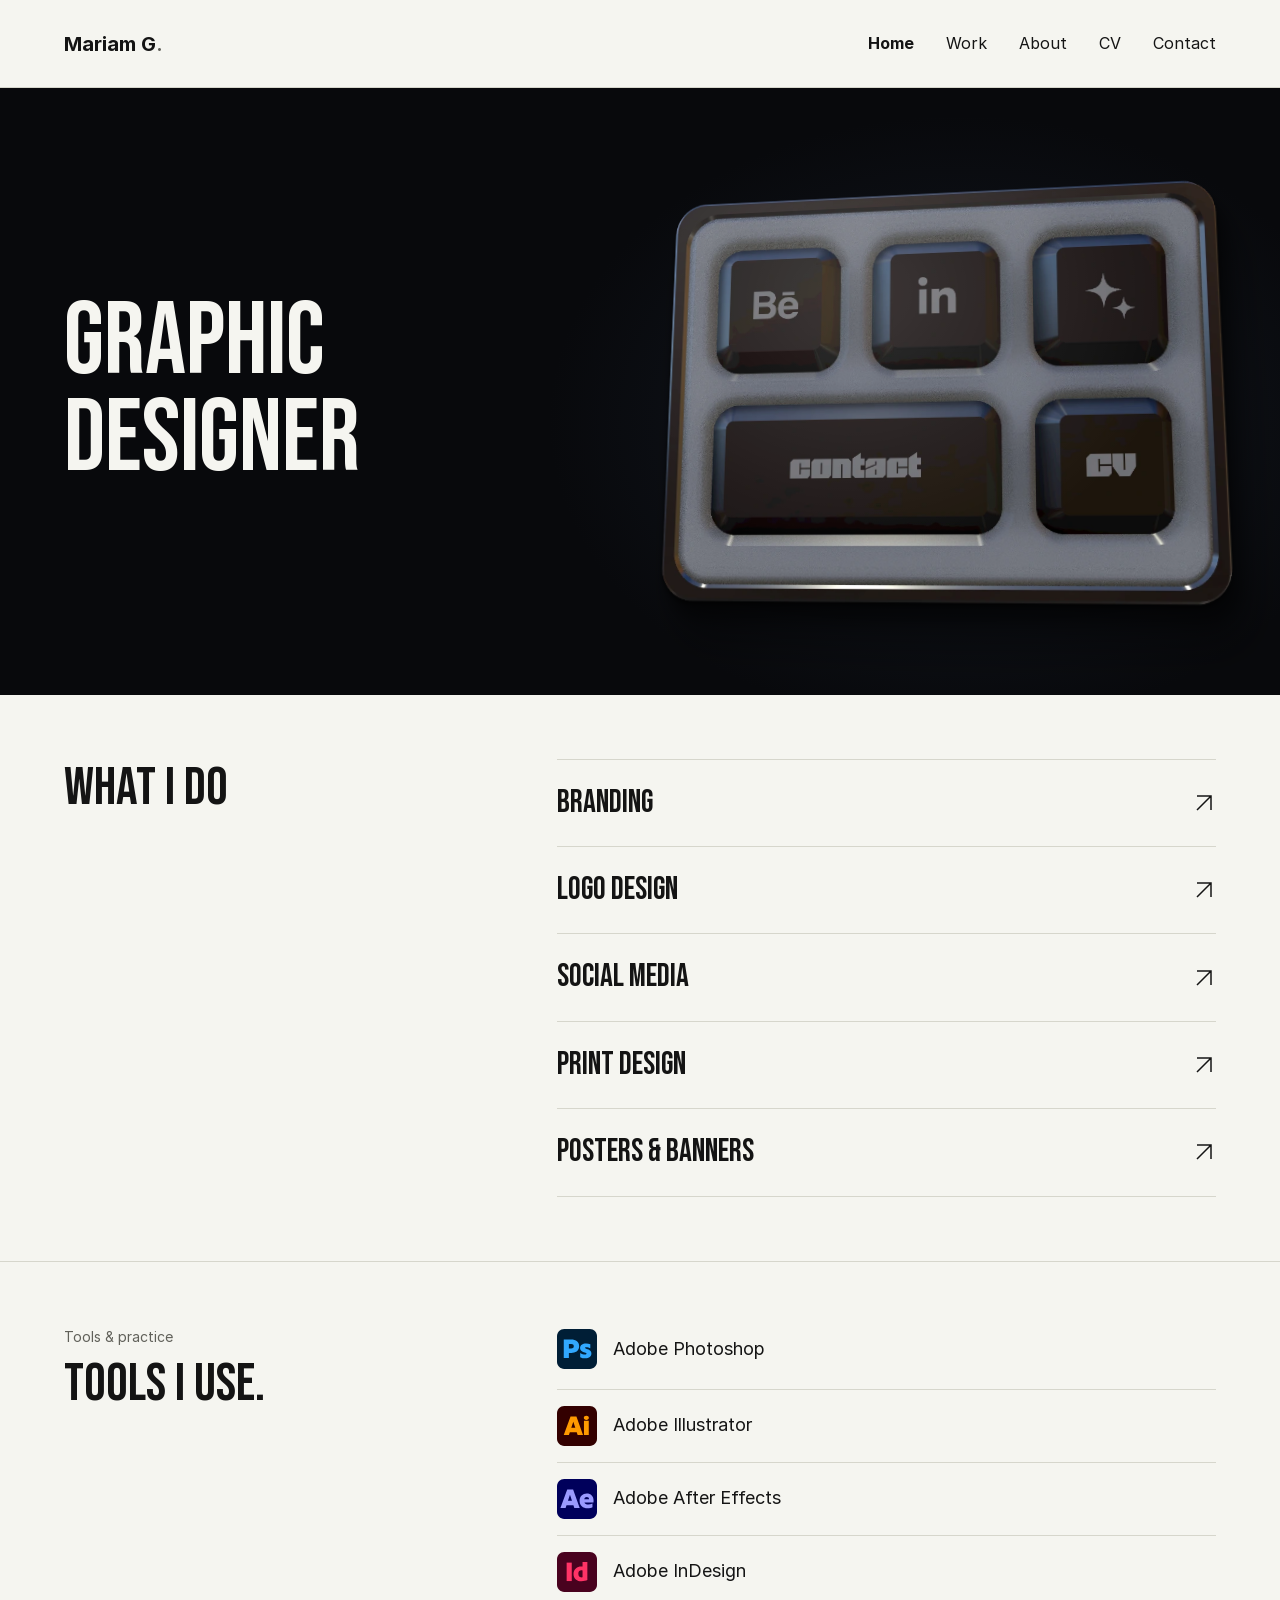
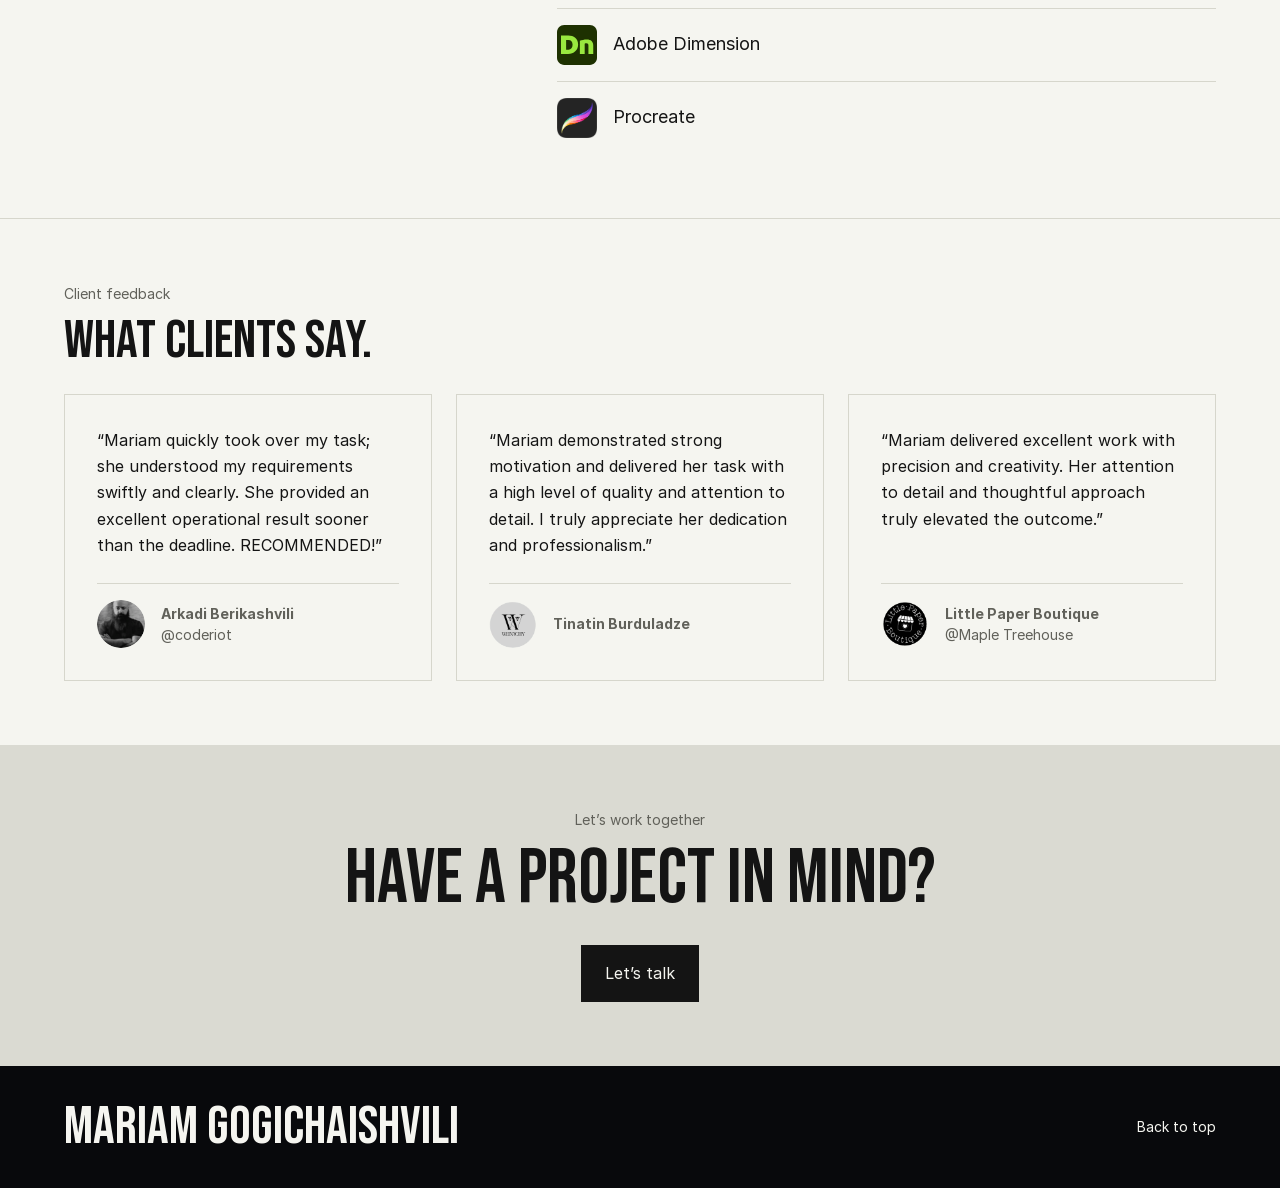
<file: docs/index.html>
<!doctype html><html lang="en"><head><meta charset="utf-8"><meta name="viewport" content="width=device-width,initial-scale=1"><meta name="color-scheme" content="light"><title>Graphic designer — Mariam Gogichaishvili</title><meta name="description" content="Mariam Gogichaishvili — graphic designer working across brand identity, print and digital design."><meta property="og:title" content="Graphic designer — Mariam Gogichaishvili"><meta property="og:description" content="Mariam Gogichaishvili — graphic designer working across brand identity, print and digital design."><meta property="og:type" content="website"><meta property="og:url" content="https://gogichaishvilimariam.github.io/M.Gogichaishvili/"><link rel="canonical" href="https://gogichaishvilimariam.github.io/M.Gogichaishvili/"><link rel="icon" href="./favicon.svg" type="image/svg+xml"><link rel="stylesheet" href="./site.css?v=16"><script src="./site.js?v=3" defer></script><link rel="stylesheet" href="./controller.css?v=5"><script src="./controller.js?v=2" defer></script></head><body id="top"><a class="skip-link" href="#main">Skip to content</a><header class="site-header"><a class="wordmark" href="./index.html" aria-label="Mariam Gogichaishvili — home">Mariam G<span aria-hidden="true">.</span></a><nav aria-label="Main navigation"><a href="./index.html" aria-current="page">Home</a><a href="./work/">Work</a><a href="./about/">About</a><a href="./cv/">CV</a><a href="./contact/">Contact</a></nav></header><main id="main"><section class="hero hero--controller section"><div class="hero-layout"><h1>Graphic <br>Designer</h1><div class="controller-stage controller-stage--hero"><nav class="controller-board" aria-label="Quick links"><img class="controller-base" src="./assets/controller.webp" width="944" height="699" alt="" loading="eager" fetchpriority="high" decoding="async"><a class="controller-key controller-key--behance" href="https://www.behance.net/gogichaishvili" aria-label="Behance" target="_blank" rel="noopener noreferrer" style="left:8.79237%;top:12.58941%;width:23.51695%;height:32.04578%;--bg-size:425.22523% 312.05357%;--bg-pos:11.49584% 18.52632%"><span class="controller-key-art" aria-hidden="true"></span><span class="controller-tooltip">Behance</span></a><a class="controller-key controller-key--linkedin" href="https://www.linkedin.com/in/gogichaishvili/" aria-label="LinkedIn" target="_blank" rel="noopener noreferrer" style="left:38.24153%;top:12.58941%;width:23.51695%;height:32.04578%;--bg-size:425.22523% 312.05357%;--bg-pos:50.00000% 18.52632%"><span class="controller-key-art" aria-hidden="true"></span><span class="controller-tooltip">LinkedIn</span></a><a class="controller-key controller-key--work" href="https://www.marketer.ge/vodka-made-in-guria/" aria-label="Read my feature in Marketer" target="_blank" rel="noopener noreferrer" style="left:67.58475%;top:12.58941%;width:23.51695%;height:32.04578%;--bg-size:425.22523% 312.05357%;--bg-pos:88.36565% 18.52632%"><span class="controller-key-art" aria-hidden="true"></span><span class="controller-tooltip">Featured in Marketer</span></a><a class="controller-key controller-key--contact" href="./contact/" aria-label="Contact" style="left:8.79237%;top:52.36052%;width:52.96610%;height:32.04578%;--bg-size:188.80000% 312.05357%;--bg-pos:18.69369% 77.05263%"><span class="controller-key-art" aria-hidden="true"></span><span class="controller-tooltip">Contact</span></a><a class="controller-key controller-key--cv" href="./assets/mariam-cv-2026.pdf?v=2" aria-label="View CV (PDF)" target="_blank" rel="noopener noreferrer" style="left:67.58475%;top:52.36052%;width:23.51695%;height:32.04578%;--bg-size:425.22523% 312.05357%;--bg-pos:88.36565% 77.05263%"><span class="controller-key-art" aria-hidden="true"></span><span class="controller-tooltip">View CV (PDF)</span></a></nav></div></div></section><section class="section services-section" id="work"><div class="section-heading"><h2>What I do</h2></div><ul class="services-list"><li><a href="./branding/"><h3>Branding</h3><svg class="service-arrow" viewBox="0 0 24 24" width="24" height="24" fill="none" stroke="currentColor" stroke-width="1.5" aria-hidden="true" focusable="false"><path d="M5 19 19 5M5 5h14v14"/></svg></a></li><li><a href="./logos/"><h3>Logo design</h3><svg class="service-arrow" viewBox="0 0 24 24" width="24" height="24" fill="none" stroke="currentColor" stroke-width="1.5" aria-hidden="true" focusable="false"><path d="M5 19 19 5M5 5h14v14"/></svg></a></li><li><a href="./social-media/"><h3>Social media</h3><svg class="service-arrow" viewBox="0 0 24 24" width="24" height="24" fill="none" stroke="currentColor" stroke-width="1.5" aria-hidden="true" focusable="false"><path d="M5 19 19 5M5 5h14v14"/></svg></a></li><li><a href="./print-design/"><h3>Print design</h3><svg class="service-arrow" viewBox="0 0 24 24" width="24" height="24" fill="none" stroke="currentColor" stroke-width="1.5" aria-hidden="true" focusable="false"><path d="M5 19 19 5M5 5h14v14"/></svg></a></li><li><a href="./bannerposter/"><h3>Posters &amp; banners</h3><svg class="service-arrow" viewBox="0 0 24 24" width="24" height="24" fill="none" stroke="currentColor" stroke-width="1.5" aria-hidden="true" focusable="false"><path d="M5 19 19 5M5 5h14v14"/></svg></a></li></ul></section><section class="section tools-section"><div><p class="eyebrow">Tools & practice</p><h2>Tools I use.</h2></div><ul class="tool-list"><li><img class="tool-logo" src="./assets/tool-logos/photoshop.svg" alt="" aria-hidden="true" width="40" height="40" loading="lazy"><span><span class=tool-vendor>Adobe </span>Photoshop</span></li><li><img class="tool-logo" src="./assets/tool-logos/illustrator.svg" alt="" aria-hidden="true" width="40" height="40" loading="lazy"><span><span class=tool-vendor>Adobe </span>Illustrator</span></li><li><img class="tool-logo" src="./assets/tool-logos/after-effects.svg" alt="" aria-hidden="true" width="40" height="40" loading="lazy"><span><span class=tool-vendor>Adobe </span>After Effects</span></li><li><img class="tool-logo" src="./assets/tool-logos/indesign.svg" alt="" aria-hidden="true" width="40" height="40" loading="lazy"><span><span class=tool-vendor>Adobe </span>InDesign</span></li><li><img class="tool-logo" src="./assets/tool-logos/dimension.svg" alt="" aria-hidden="true" width="40" height="40" loading="lazy"><span><span class=tool-vendor>Adobe </span>Dimension</span></li><li><img class="tool-logo" src="./assets/tool-logos/procreate.png" alt="" aria-hidden="true" width="40" height="40" loading="lazy"><span>Procreate</span></li></ul></section><section class="section"><div class="section-heading"><p class="eyebrow">Client feedback</p><h2>What clients say.</h2></div><div class="feedback-grid"><figure class="feedback"><blockquote><p>“Mariam quickly took over my task; she understood my requirements swiftly and clearly. She provided an excellent operational result sooner than the deadline. RECOMMENDED!”</p></blockquote><figcaption><img class="" src="./assets/b6eedaa345970c6c2993.webp" alt="Arkadi Berikashvili" width="285" height="285" loading="lazy" decoding="async"><span class="feedback-author"><span class="feedback-name">Arkadi Berikashvili</span><span class="feedback-handle">@coderiot</span></span></figcaption></figure><figure class="feedback"><blockquote><p>“Mariam demonstrated strong motivation and delivered her task with a high level of quality and attention to detail. I truly appreciate her dedication and professionalism.”</p></blockquote><figcaption><img class="" src="./assets/21bef71f6780d4f4907f.webp" alt="Tinatin Burduladze" width="300" height="300" loading="lazy" decoding="async"><span class="feedback-author"><span class="feedback-name">Tinatin Burduladze</span></span></figcaption></figure><figure class="feedback"><blockquote><p>“Mariam delivered excellent work with precision and creativity. Her attention to detail and thoughtful approach truly elevated the outcome.”</p></blockquote><figcaption><img class="" src="./assets/5269c9efb7cc2b4a752d.webp" alt="Little Paper Boutique" width="300" height="300" loading="lazy" decoding="async"><span class="feedback-author"><span class="feedback-name">Little Paper Boutique</span><span class="feedback-handle">@Maple Treehouse</span></span></figcaption></figure></div></section><section class="contact-cta section"><p class="eyebrow">Let’s work together</p><h2>Have a project in mind?</h2><a class="button" href="./contact/">Let’s talk</a></section></main><footer class="site-footer"><a class="footer-name" href="./index.html">Mariam Gogichaishvili</a><a class="back-to-top" href="#top">Back to top</a></footer><dialog class="lightbox" aria-label="Image viewer"><div class="lightbox-bar"><span class="lightbox-count" aria-live="polite"></span><button type="button" data-close aria-label="Close image viewer">Close ×</button></div><div class="lightbox-stage"><button type="button" data-prev aria-label="Previous image"><svg viewBox="0 0 24 24" width="24" height="24" fill="none" stroke="currentColor" stroke-width="1.5" aria-hidden="true" focusable="false"><path d="m14 5-7 7 7 7M7 12h14"/></svg></button><img alt=""><button type="button" data-next aria-label="Next image"><svg viewBox="0 0 24 24" width="24" height="24" fill="none" stroke="currentColor" stroke-width="1.5" aria-hidden="true" focusable="false"><path d="m10 5 7 7-7 7M3 12h14"/></svg></button></div><p class="lightbox-caption"></p></dialog></body></html>
</file>
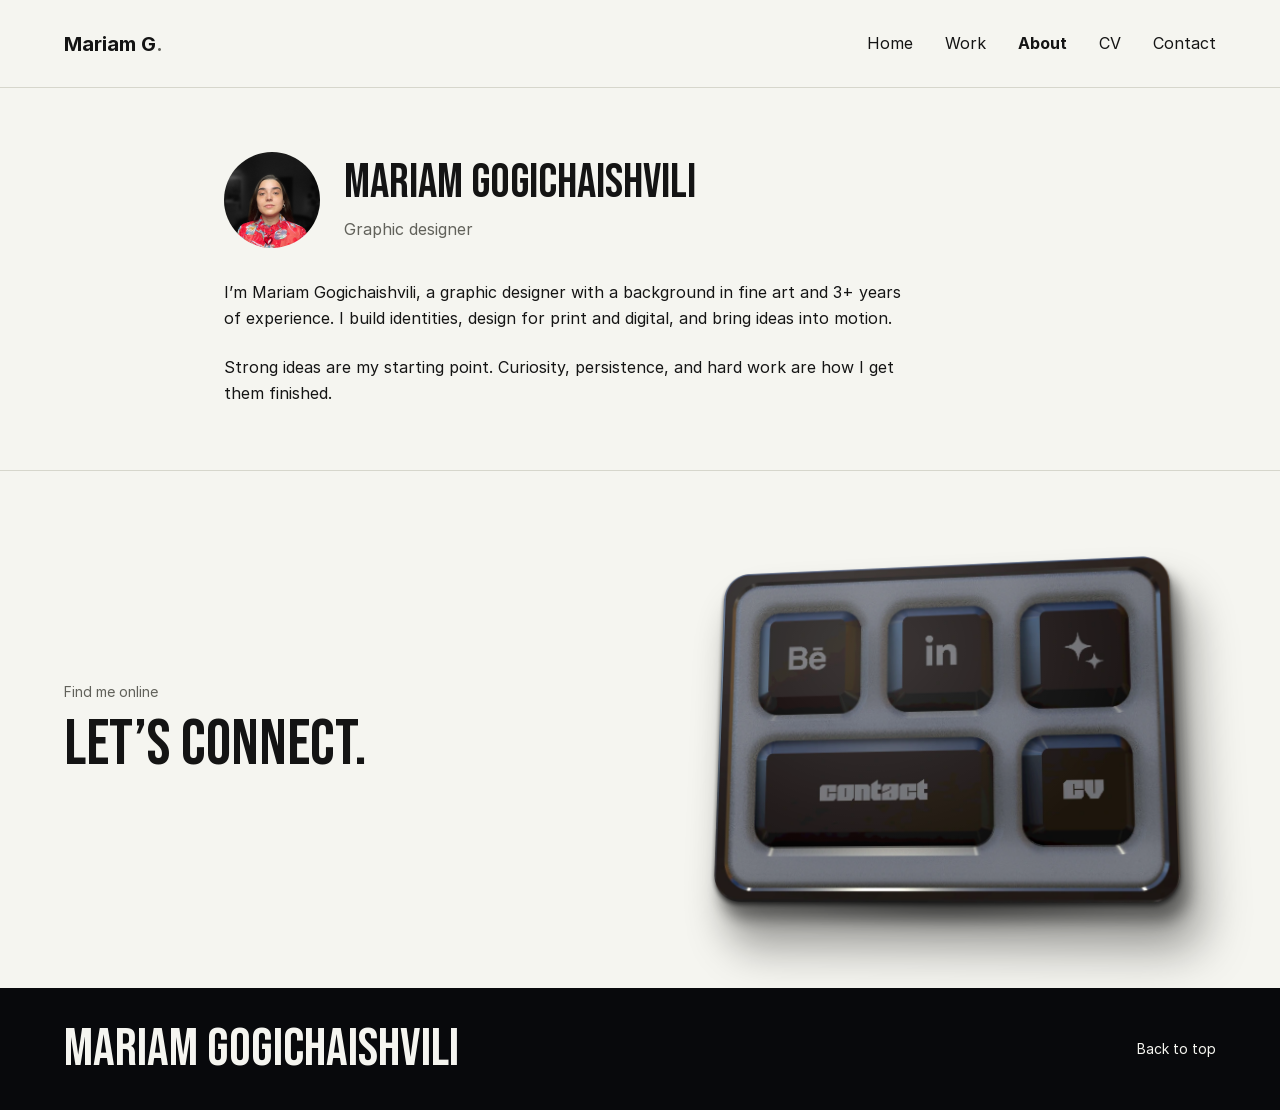
<file: docs/about/index.html>
<!doctype html><html lang="en"><head><meta charset="utf-8"><meta name="viewport" content="width=device-width,initial-scale=1"><meta name="color-scheme" content="light"><title>About — Mariam Gogichaishvili</title><meta name="description" content="Meet Mariam Gogichaishvili, graphic designer working in branding, print, motion and digital design."><meta property="og:title" content="About — Mariam Gogichaishvili"><meta property="og:description" content="Meet Mariam Gogichaishvili, graphic designer working in branding, print, motion and digital design."><meta property="og:type" content="website"><meta property="og:url" content="https://gogichaishvilimariam.github.io/M.Gogichaishvili/about/"><link rel="canonical" href="https://gogichaishvilimariam.github.io/M.Gogichaishvili/about/"><link rel="icon" href="../favicon.svg" type="image/svg+xml"><link rel="stylesheet" href="../site.css?v=16"><script src="../site.js?v=3" defer></script><link rel="stylesheet" href="../controller.css?v=5"><script src="../controller.js?v=2" defer></script></head><body id="top"><a class="skip-link" href="#main">Skip to content</a><header class="site-header"><a class="wordmark" href="../index.html" aria-label="Mariam Gogichaishvili — home">Mariam G<span aria-hidden="true">.</span></a><nav aria-label="Main navigation"><a href="../index.html">Home</a><a href="../work/">Work</a><a href="../about/" aria-current="page">About</a><a href="../cv/">CV</a><a href="../contact/">Contact</a></nav></header><main id="main"><section class="section profile-section"><header class="profile-header"><figure class="profile-avatar"><img class="" src="../assets/mariam-about-selected.webp" alt="Mariam Gogichaishvili" width="1536" height="2048" loading="eager" decoding="async" fetchpriority="high"></figure><div class="profile-identity"><h1>Mariam Gogichaishvili</h1><p class="profile-role">Graphic designer</p></div></header><div class="profile-bio"><p>I’m Mariam Gogichaishvili, a graphic designer with a background in fine art and 3+ years of experience. I build identities, design for print and digital, and bring ideas into motion.</p><p>Strong ideas are my starting point. Curiosity, persistence, and hard work are how I get them finished.</p></div></section></main><section class="controller-section section" aria-labelledby="controller-title"><div class="controller-heading"><p class="eyebrow">Find me online</p><h2 id="controller-title">Let’s connect.</h2></div><div class="controller-stage"><nav class="controller-board" aria-label="Quick links"><img class="controller-base" src="../assets/controller.webp" width="944" height="699" alt="" loading="lazy" decoding="async"><a class="controller-key controller-key--behance" href="https://www.behance.net/gogichaishvili" aria-label="Behance" target="_blank" rel="noopener noreferrer" style="left:8.79237%;top:12.58941%;width:23.51695%;height:32.04578%;--bg-size:425.22523% 312.05357%;--bg-pos:11.49584% 18.52632%"><span class="controller-key-art" aria-hidden="true"></span><span class="controller-tooltip">Behance</span></a><a class="controller-key controller-key--linkedin" href="https://www.linkedin.com/in/gogichaishvili/" aria-label="LinkedIn" target="_blank" rel="noopener noreferrer" style="left:38.24153%;top:12.58941%;width:23.51695%;height:32.04578%;--bg-size:425.22523% 312.05357%;--bg-pos:50.00000% 18.52632%"><span class="controller-key-art" aria-hidden="true"></span><span class="controller-tooltip">LinkedIn</span></a><a class="controller-key controller-key--work" href="https://www.marketer.ge/vodka-made-in-guria/" aria-label="Read my feature in Marketer" target="_blank" rel="noopener noreferrer" style="left:67.58475%;top:12.58941%;width:23.51695%;height:32.04578%;--bg-size:425.22523% 312.05357%;--bg-pos:88.36565% 18.52632%"><span class="controller-key-art" aria-hidden="true"></span><span class="controller-tooltip">Featured in Marketer</span></a><a class="controller-key controller-key--contact" href="../contact/" aria-label="Contact" style="left:8.79237%;top:52.36052%;width:52.96610%;height:32.04578%;--bg-size:188.80000% 312.05357%;--bg-pos:18.69369% 77.05263%"><span class="controller-key-art" aria-hidden="true"></span><span class="controller-tooltip">Contact</span></a><a class="controller-key controller-key--cv" href="../assets/mariam-cv-2026.pdf?v=2" aria-label="View CV (PDF)" target="_blank" rel="noopener noreferrer" style="left:67.58475%;top:52.36052%;width:23.51695%;height:32.04578%;--bg-size:425.22523% 312.05357%;--bg-pos:88.36565% 77.05263%"><span class="controller-key-art" aria-hidden="true"></span><span class="controller-tooltip">View CV (PDF)</span></a></nav></div></section><footer class="site-footer"><a class="footer-name" href="../index.html">Mariam Gogichaishvili</a><a class="back-to-top" href="#top">Back to top</a></footer><dialog class="lightbox" aria-label="Image viewer"><div class="lightbox-bar"><span class="lightbox-count" aria-live="polite"></span><button type="button" data-close aria-label="Close image viewer">Close ×</button></div><div class="lightbox-stage"><button type="button" data-prev aria-label="Previous image"><svg viewBox="0 0 24 24" width="24" height="24" fill="none" stroke="currentColor" stroke-width="1.5" aria-hidden="true" focusable="false"><path d="m14 5-7 7 7 7M7 12h14"/></svg></button><img alt=""><button type="button" data-next aria-label="Next image"><svg viewBox="0 0 24 24" width="24" height="24" fill="none" stroke="currentColor" stroke-width="1.5" aria-hidden="true" focusable="false"><path d="m10 5 7 7-7 7M3 12h14"/></svg></button></div><p class="lightbox-caption"></p></dialog></body></html>
</file>
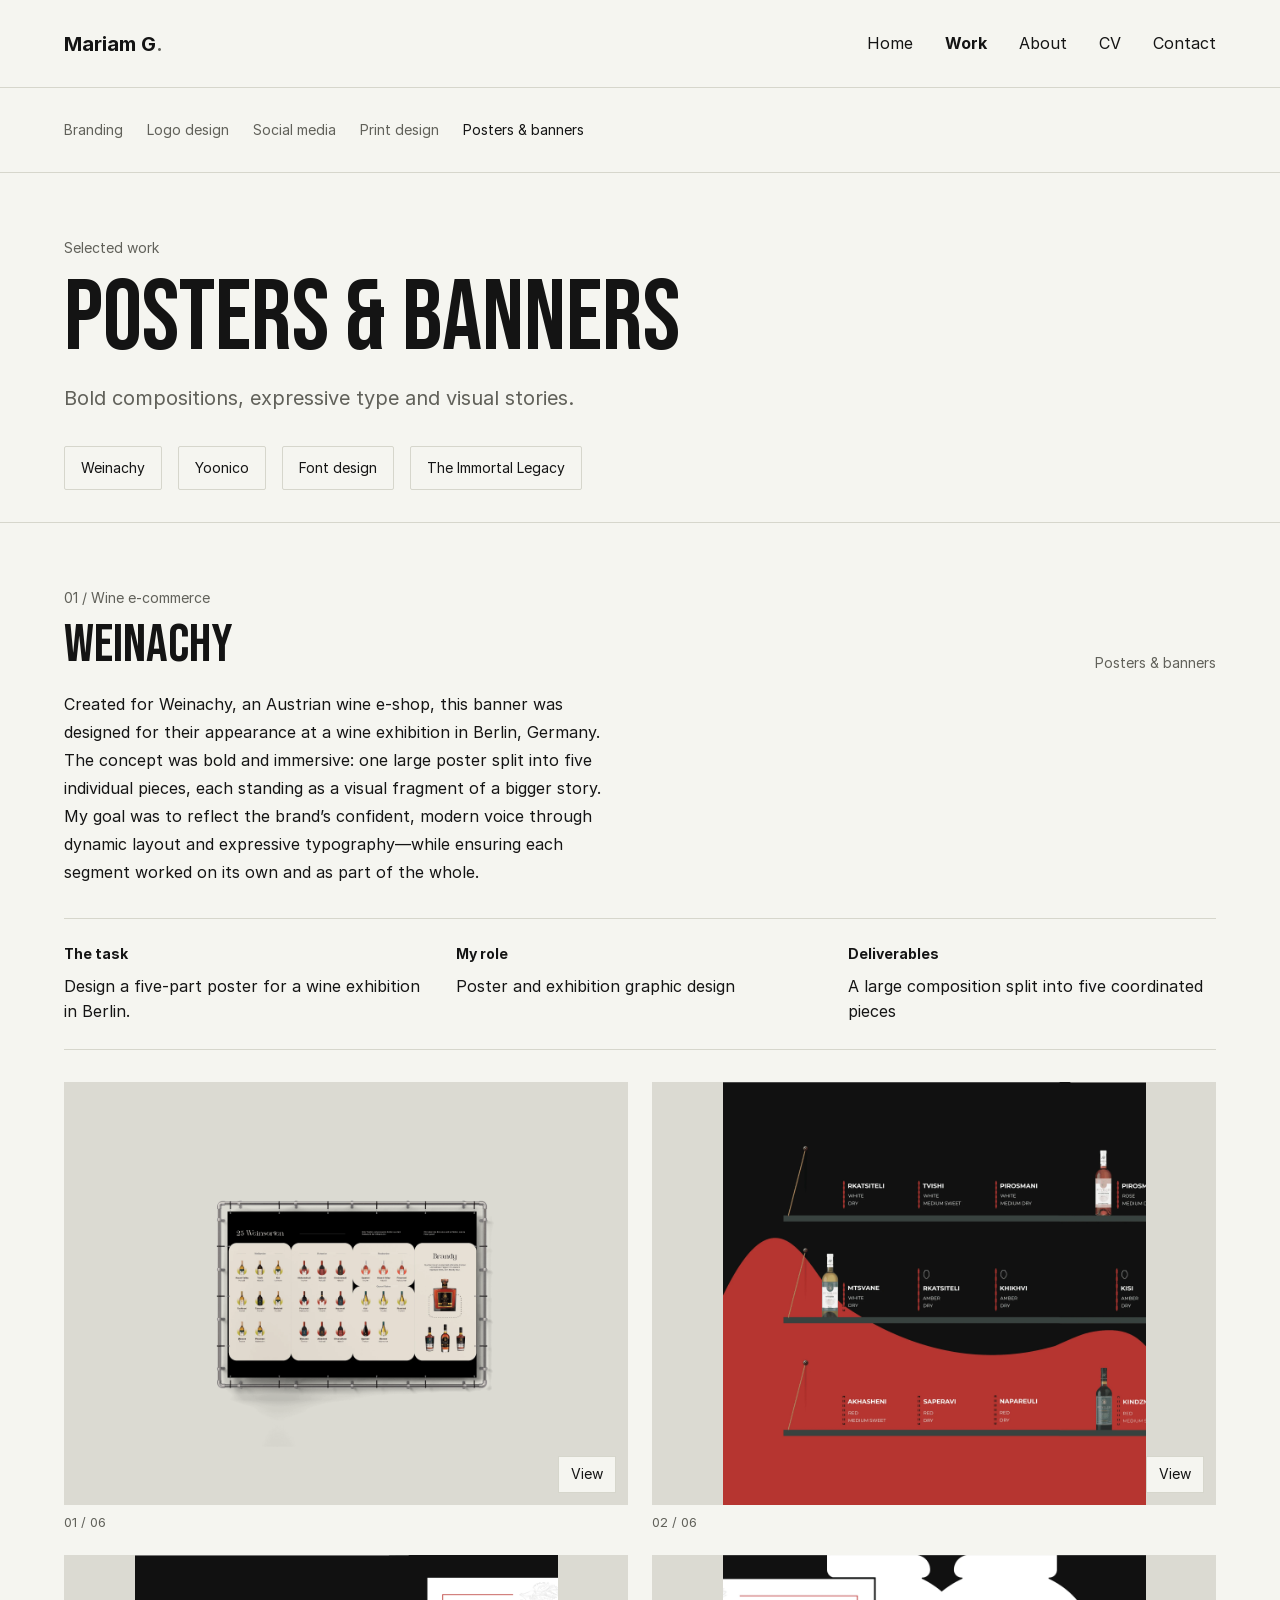
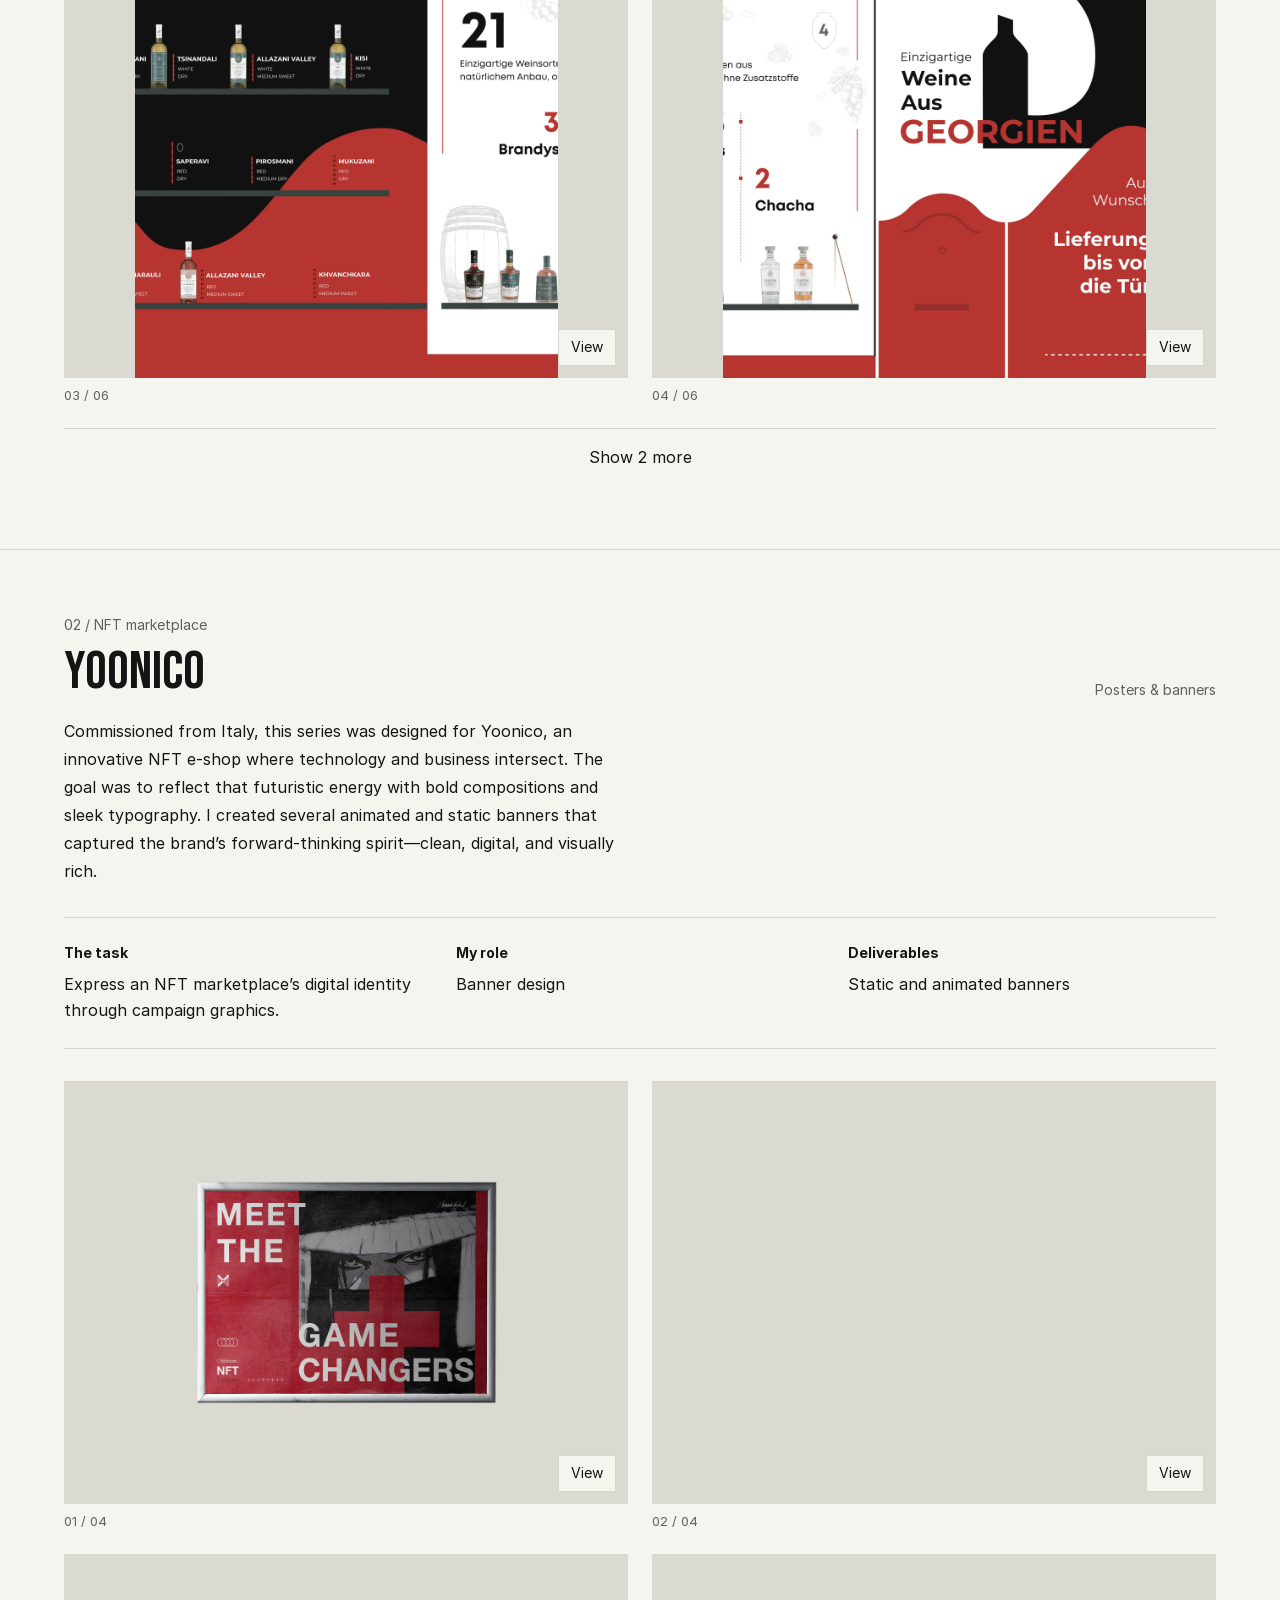
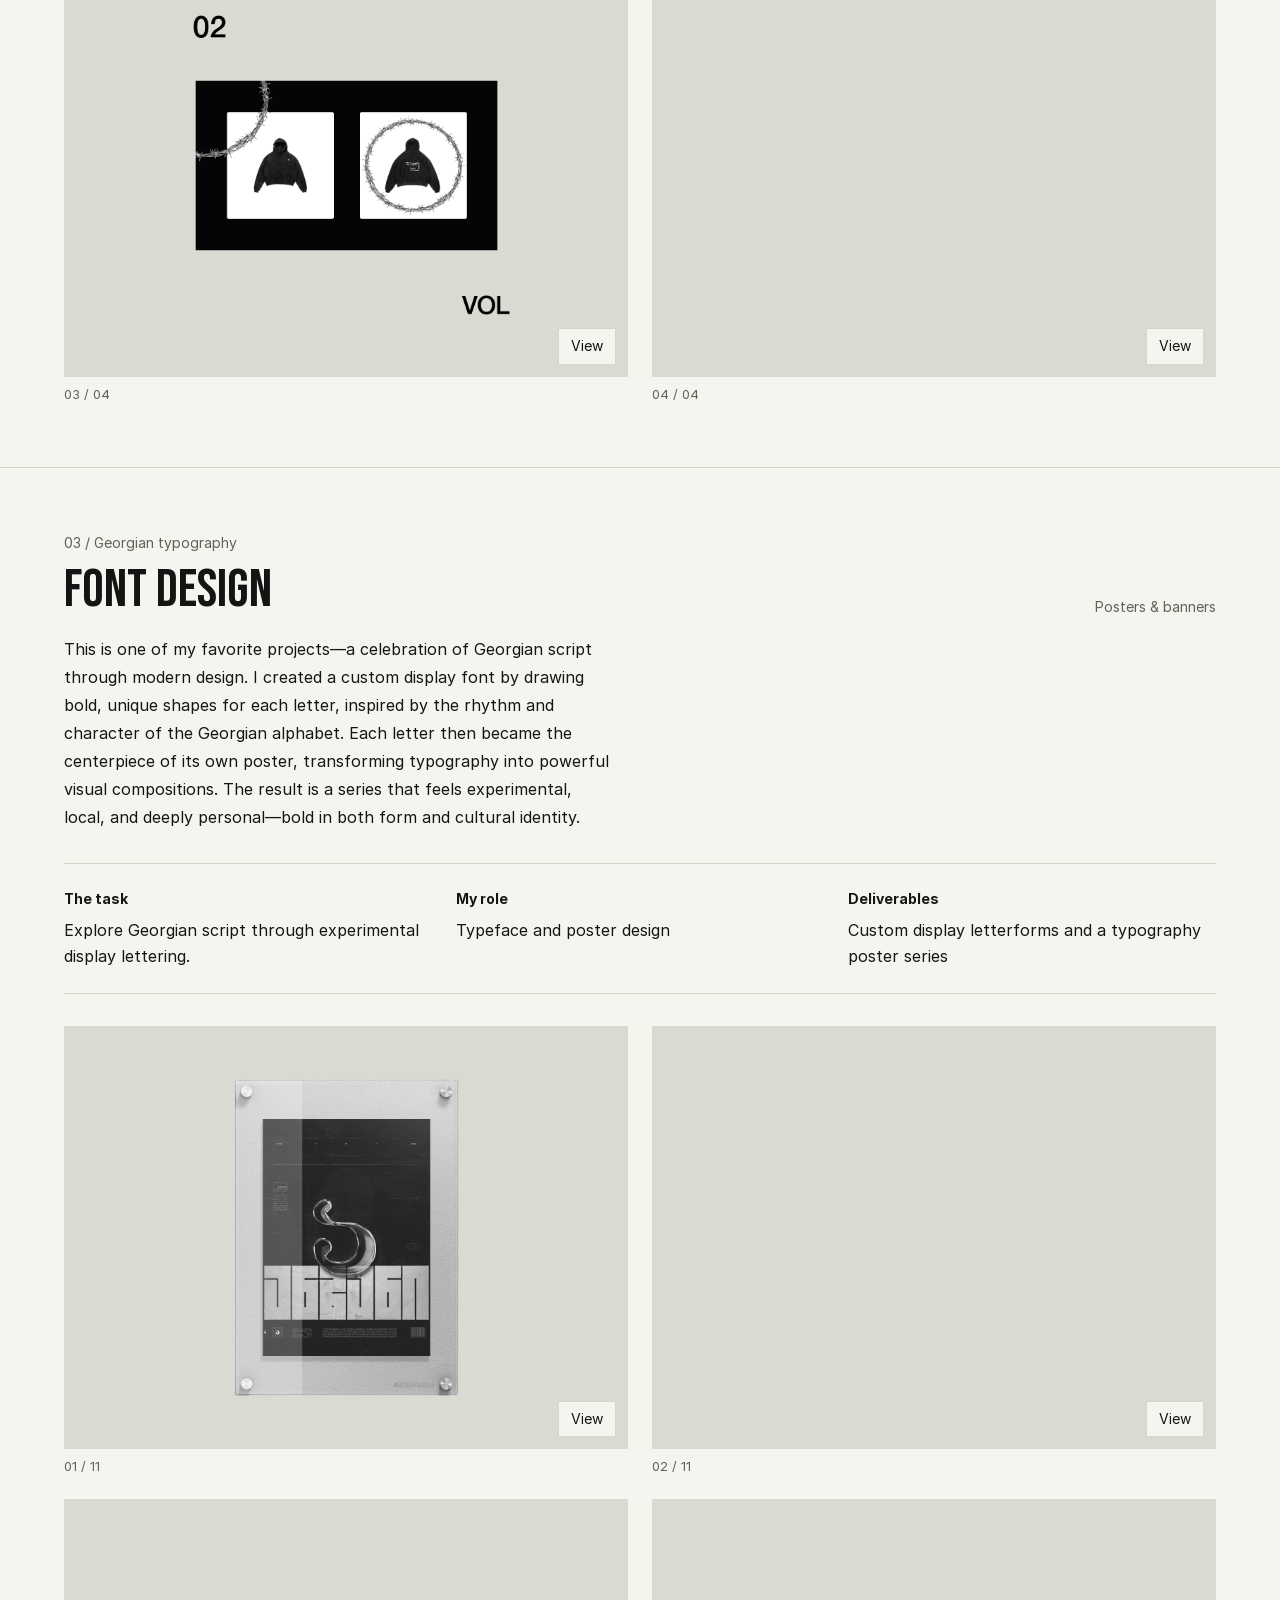
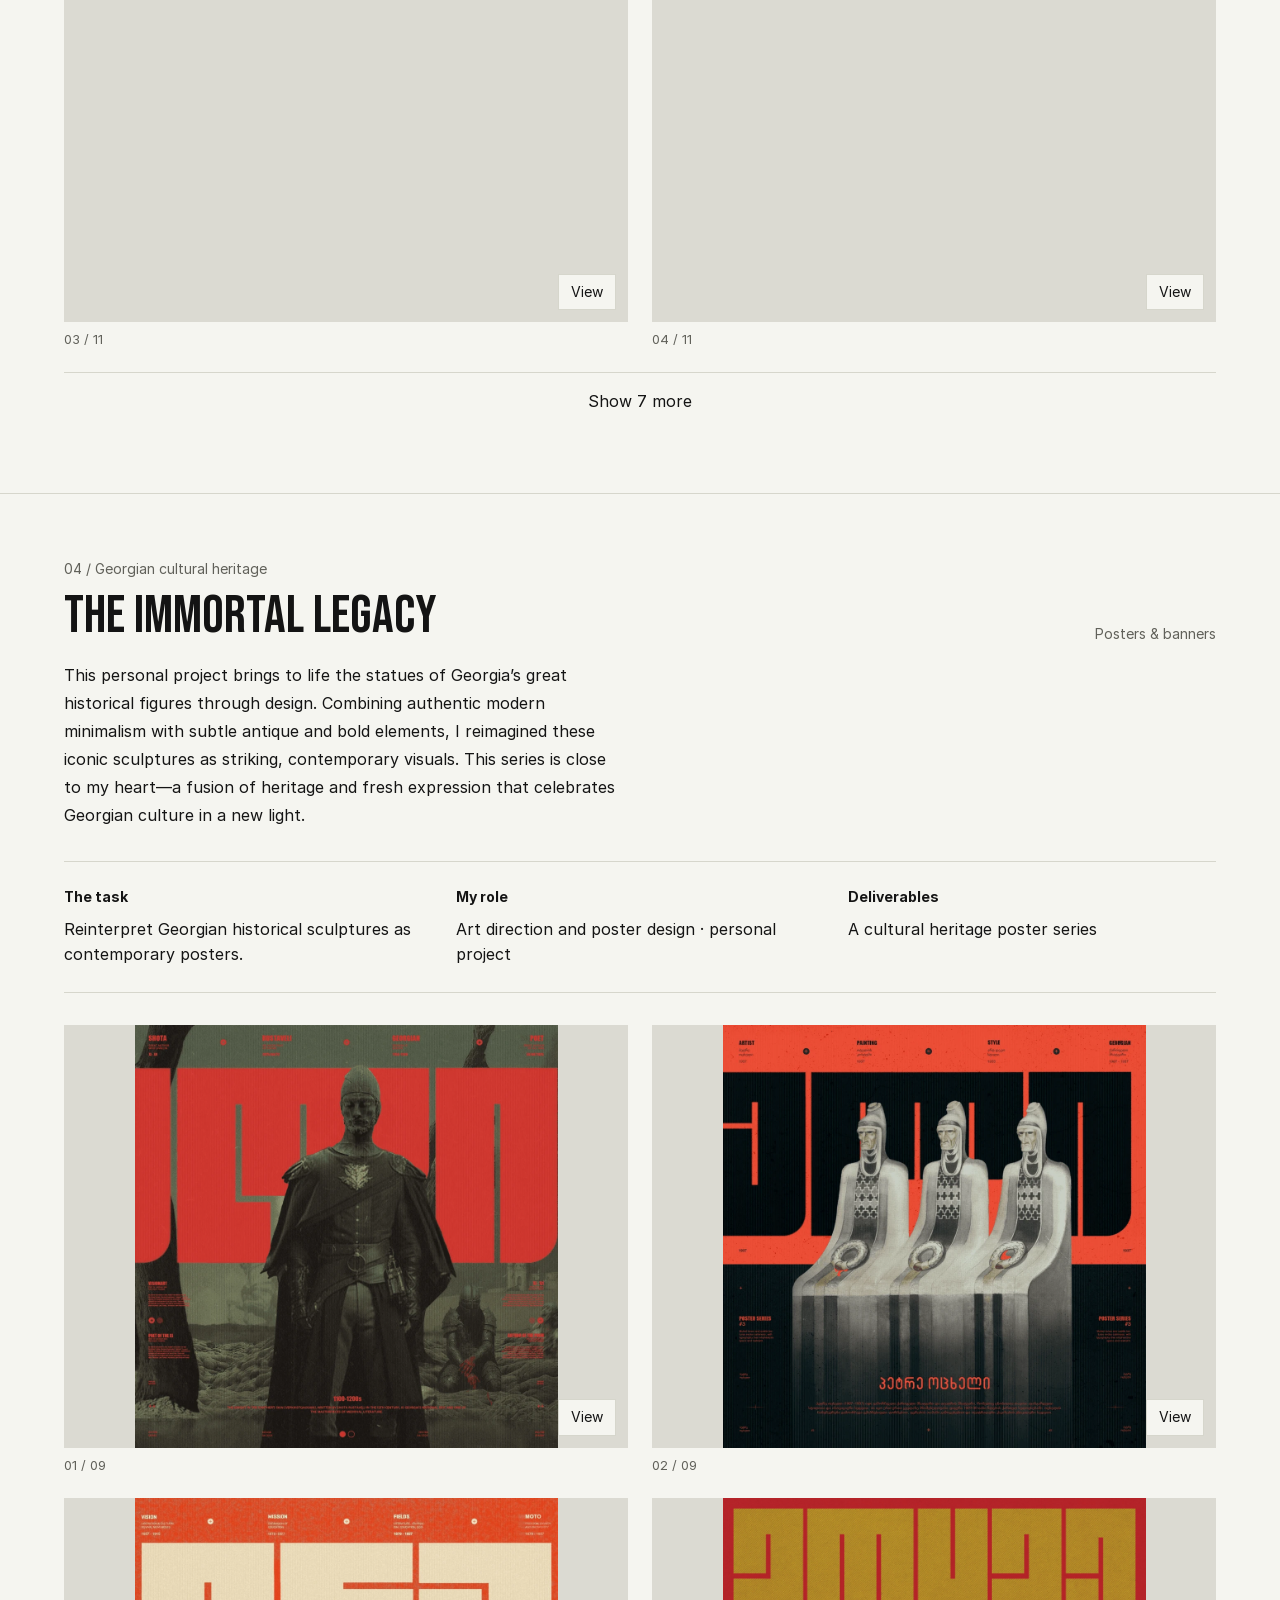
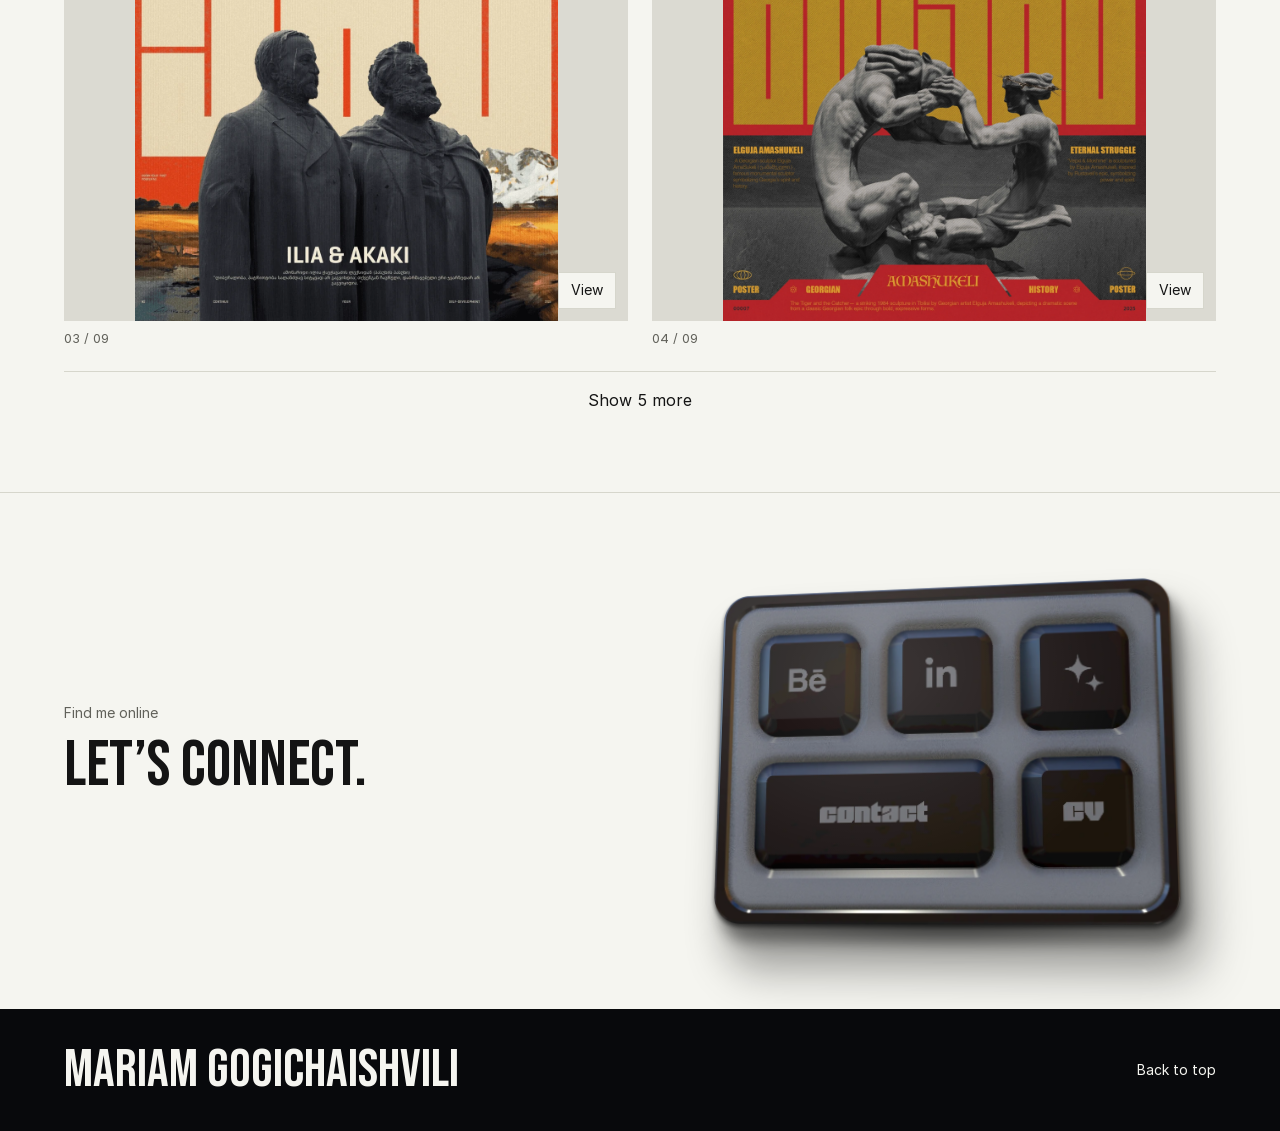
<file: docs/bannerposter/index.html>
<!doctype html><html lang="en"><head><meta charset="utf-8"><meta name="viewport" content="width=device-width,initial-scale=1"><meta name="color-scheme" content="light"><title>Posters &amp; banners — Mariam Gogichaishvili</title><meta name="description" content="Bold compositions, expressive type and visual stories."><meta property="og:title" content="Posters &amp; banners — Mariam Gogichaishvili"><meta property="og:description" content="Bold compositions, expressive type and visual stories."><meta property="og:type" content="website"><meta property="og:url" content="https://gogichaishvilimariam.github.io/M.Gogichaishvili/bannerposter/"><link rel="canonical" href="https://gogichaishvilimariam.github.io/M.Gogichaishvili/bannerposter/"><link rel="icon" href="../favicon.svg" type="image/svg+xml"><link rel="stylesheet" href="../site.css?v=16"><script src="../site.js?v=3" defer></script><link rel="stylesheet" href="../controller.css?v=5"><script src="../controller.js?v=2" defer></script></head><body id="top"><a class="skip-link" href="#main">Skip to content</a><header class="site-header"><a class="wordmark" href="../index.html" aria-label="Mariam Gogichaishvili — home">Mariam G<span aria-hidden="true">.</span></a><nav aria-label="Main navigation"><a href="../index.html">Home</a><a href="../work/" aria-current="page">Work</a><a href="../about/">About</a><a href="../cv/">CV</a><a href="../contact/">Contact</a></nav></header><nav class="category-nav" aria-label="Work categories"><a href="../branding/">Branding</a><a href="../logos/">Logo design</a><a href="../social-media/">Social media</a><a href="../print-design/">Print design</a><a href="../bannerposter/" aria-current="page">Posters &amp; banners</a></nav><main id="main"><section class="page-intro section"><p class="eyebrow">Selected work</p><h1>Posters &amp; banners</h1><p class="lead">Bold compositions, expressive type and visual stories.</p></section><nav class="project-index" aria-label="Projects on this page"><a href="#weinachy">Weinachy </a><a href="#yoonico">Yoonico </a><a href="#font-design">Font design </a><a href="#the-immortal-legacy">The Immortal Legacy </a></nav><article class="project section" id="weinachy"><header class="project-header"><div><p class="eyebrow">01 / Wine e-commerce</p><h2>Weinachy</h2></div><p class="project-type">Posters &amp; banners</p></header><div class="project-copy"><p>Created for Weinachy, an Austrian wine e-shop, this banner was designed for their appearance at a wine exhibition in Berlin, Germany. The concept was bold and immersive: one large poster split into five individual pieces, each standing as a visual fragment of a bigger story. My goal was to reflect the brand’s confident, modern voice through dynamic layout and expressive typography—while ensuring each segment worked on its own and as part of the whole.</p></div><dl class="project-facts"><div><dt>The task</dt><dd>Design a five-part poster for a wine exhibition in Berlin.</dd></div><div><dt>My role</dt><dd>Poster and exhibition graphic design</dd></div><div><dt>Deliverables</dt><dd>A large composition split into five coordinated pieces</dd></div></dl><div class="gallery" role="group" aria-label="Weinachy project gallery"><figure><a class="gallery-open" href="../assets/aeb44aa0c41e504e9a0e.webp" data-gallery="bannerposter-weinachy" aria-label="Enlarge Weinachy — posters &amp; banners, 1 of 6"><img class="" src="../assets/aeb44aa0c41e504e9a0e.webp" alt="Weinachy — posters &amp; banners, 1 of 6" width="2000" height="2000" loading="lazy" decoding="async"><span class="image-hint" aria-hidden="true">View</span></a><figcaption>01 / 06</figcaption></figure><figure><a class="gallery-open" href="../assets/2a9c26f3b209751f26cc.webp" data-gallery="bannerposter-weinachy" aria-label="Enlarge Weinachy — posters &amp; banners, 2 of 6"><img class="" src="../assets/2a9c26f3b209751f26cc.webp" alt="Weinachy — posters &amp; banners, 2 of 6" width="2000" height="2000" loading="lazy" decoding="async"><span class="image-hint" aria-hidden="true">View</span></a><figcaption>02 / 06</figcaption></figure><figure><a class="gallery-open" href="../assets/d20a3bf9a9296248bb3a.webp" data-gallery="bannerposter-weinachy" aria-label="Enlarge Weinachy — posters &amp; banners, 3 of 6"><img class="" src="../assets/d20a3bf9a9296248bb3a.webp" alt="Weinachy — posters &amp; banners, 3 of 6" width="2000" height="2000" loading="lazy" decoding="async"><span class="image-hint" aria-hidden="true">View</span></a><figcaption>03 / 06</figcaption></figure><figure><a class="gallery-open" href="../assets/daa5ce4b29a0edeff71a.webp" data-gallery="bannerposter-weinachy" aria-label="Enlarge Weinachy — posters &amp; banners, 4 of 6"><img class="" src="../assets/daa5ce4b29a0edeff71a.webp" alt="Weinachy — posters &amp; banners, 4 of 6" width="2000" height="2000" loading="lazy" decoding="async"><span class="image-hint" aria-hidden="true">View</span></a><figcaption>04 / 06</figcaption></figure></div><details class="gallery-more"><summary><span class="more-label">Show 2 more</span><span class="less-label">Show less</span></summary><div class="gallery" role="group" aria-label="More Weinachy project images"><figure><a class="gallery-open" href="../assets/34564c2d5ac473b20788.webp" data-gallery="bannerposter-weinachy" aria-label="Enlarge Weinachy — posters &amp; banners, 5 of 6"><img class="" src="../assets/34564c2d5ac473b20788.webp" alt="Weinachy — posters &amp; banners, 5 of 6" width="2000" height="2000" loading="lazy" decoding="async"><span class="image-hint" aria-hidden="true">View</span></a><figcaption>05 / 06</figcaption></figure><figure><a class="gallery-open" href="../assets/3c942cef08150e711e10.webp" data-gallery="bannerposter-weinachy" aria-label="Enlarge Weinachy — posters &amp; banners, 6 of 6"><img class="" src="../assets/3c942cef08150e711e10.webp" alt="Weinachy — posters &amp; banners, 6 of 6" width="2000" height="2000" loading="lazy" decoding="async"><span class="image-hint" aria-hidden="true">View</span></a><figcaption>06 / 06</figcaption></figure></div></details></article><article class="project section" id="yoonico"><header class="project-header"><div><p class="eyebrow">02 / NFT marketplace</p><h2>Yoonico</h2></div><p class="project-type">Posters &amp; banners</p></header><div class="project-copy"><p>Commissioned from Italy, this series was designed for Yoonico, an innovative NFT e-shop where technology and business intersect. The goal was to reflect that futuristic energy with bold compositions and sleek typography. I created several animated and static banners that captured the brand’s forward-thinking spirit—clean, digital, and visually rich.</p></div><dl class="project-facts"><div><dt>The task</dt><dd>Express an NFT marketplace’s digital identity through campaign graphics.</dd></div><div><dt>My role</dt><dd>Banner design</dd></div><div><dt>Deliverables</dt><dd>Static and animated banners</dd></div></dl><div class="gallery" role="group" aria-label="Yoonico project gallery"><figure><a class="gallery-open" href="../assets/8cf5fbbb13d0add1947b.webp" data-gallery="bannerposter-yoonico" aria-label="Enlarge Yoonico — posters &amp; banners, 1 of 4"><img class="" src="../assets/8cf5fbbb13d0add1947b.webp" alt="Yoonico — posters &amp; banners, 1 of 4" width="2000" height="2000" loading="lazy" decoding="async"><span class="image-hint" aria-hidden="true">View</span></a><figcaption>01 / 04</figcaption></figure><figure><a class="gallery-open" href="../assets/4fc2e71d029efcae5c34.webp" data-gallery="bannerposter-yoonico" aria-label="Enlarge Yoonico — posters &amp; banners, 2 of 4"><img class="" src="../assets/4fc2e71d029efcae5c34.webp" alt="Yoonico — posters &amp; banners, 2 of 4" width="2400" height="2400" loading="lazy" decoding="async"><span class="image-hint" aria-hidden="true">View</span></a><figcaption>02 / 04</figcaption></figure><figure><a class="gallery-open" href="../assets/306ade80afcc00be3a5d.webp" data-gallery="bannerposter-yoonico" aria-label="Enlarge Yoonico — posters &amp; banners, 3 of 4"><img class="" src="../assets/306ade80afcc00be3a5d.webp" alt="Yoonico — posters &amp; banners, 3 of 4" width="2400" height="2400" loading="lazy" decoding="async"><span class="image-hint" aria-hidden="true">View</span></a><figcaption>03 / 04</figcaption></figure><figure><a class="gallery-open" href="../assets/f997e89ccdb08d338c2e.webp" data-gallery="bannerposter-yoonico" aria-label="Enlarge Yoonico — posters &amp; banners, 4 of 4"><img class="" src="../assets/f997e89ccdb08d338c2e.webp" alt="Yoonico — posters &amp; banners, 4 of 4" width="2400" height="2400" loading="lazy" decoding="async"><span class="image-hint" aria-hidden="true">View</span></a><figcaption>04 / 04</figcaption></figure></div></article><article class="project section" id="font-design"><header class="project-header"><div><p class="eyebrow">03 / Georgian typography</p><h2>Font design</h2></div><p class="project-type">Posters &amp; banners</p></header><div class="project-copy"><p>This is one of my favorite projects—a celebration of Georgian script through modern design. I created a custom display font by drawing bold, unique shapes for each letter, inspired by the rhythm and character of the Georgian alphabet. Each letter then became the centerpiece of its own poster, transforming typography into powerful visual compositions. The result is a series that feels experimental, local, and deeply personal—bold in both form and cultural identity.</p></div><dl class="project-facts"><div><dt>The task</dt><dd>Explore Georgian script through experimental display lettering.</dd></div><div><dt>My role</dt><dd>Typeface and poster design</dd></div><div><dt>Deliverables</dt><dd>Custom display letterforms and a typography poster series</dd></div></dl><div class="gallery" role="group" aria-label="Font design project gallery"><figure><a class="gallery-open" href="../assets/c5cc1cf00c305e9d2672.webp" data-gallery="bannerposter-font-design" aria-label="Enlarge Font design — posters &amp; banners, 1 of 11"><img class="" src="../assets/c5cc1cf00c305e9d2672.webp" alt="Font design — posters &amp; banners, 1 of 11" width="2400" height="2400" loading="lazy" decoding="async"><span class="image-hint" aria-hidden="true">View</span></a><figcaption>01 / 11</figcaption></figure><figure><a class="gallery-open" href="../assets/ee10beb628babffde693.webp" data-gallery="bannerposter-font-design" aria-label="Enlarge Font design — posters &amp; banners, 2 of 11"><img class="" src="../assets/ee10beb628babffde693.webp" alt="Font design — posters &amp; banners, 2 of 11" width="1024" height="1024" loading="lazy" decoding="async"><span class="image-hint" aria-hidden="true">View</span></a><figcaption>02 / 11</figcaption></figure><figure><a class="gallery-open" href="../assets/ec2e28b73cad28e742f6.webp" data-gallery="bannerposter-font-design" aria-label="Enlarge Font design — posters &amp; banners, 3 of 11"><img class="" src="../assets/ec2e28b73cad28e742f6.webp" alt="Font design — posters &amp; banners, 3 of 11" width="1024" height="1024" loading="lazy" decoding="async"><span class="image-hint" aria-hidden="true">View</span></a><figcaption>03 / 11</figcaption></figure><figure><a class="gallery-open" href="../assets/ace5ce0833684116603b.webp" data-gallery="bannerposter-font-design" aria-label="Enlarge Font design — posters &amp; banners, 4 of 11"><img class="" src="../assets/ace5ce0833684116603b.webp" alt="Font design — posters &amp; banners, 4 of 11" width="1024" height="1024" loading="lazy" decoding="async"><span class="image-hint" aria-hidden="true">View</span></a><figcaption>04 / 11</figcaption></figure></div><details class="gallery-more"><summary><span class="more-label">Show 7 more</span><span class="less-label">Show less</span></summary><div class="gallery" role="group" aria-label="More Font design project images"><figure><a class="gallery-open" href="../assets/df0ce14b393e9bb98bfc.webp" data-gallery="bannerposter-font-design" aria-label="Enlarge Font design — posters &amp; banners, 5 of 11"><img class="" src="../assets/df0ce14b393e9bb98bfc.webp" alt="Font design — posters &amp; banners, 5 of 11" width="1024" height="1024" loading="lazy" decoding="async"><span class="image-hint" aria-hidden="true">View</span></a><figcaption>05 / 11</figcaption></figure><figure><a class="gallery-open" href="../assets/f6cdf5a9423c1a7d5280.webp" data-gallery="bannerposter-font-design" aria-label="Enlarge Font design — posters &amp; banners, 6 of 11"><img class="" src="../assets/f6cdf5a9423c1a7d5280.webp" alt="Font design — posters &amp; banners, 6 of 11" width="1024" height="1024" loading="lazy" decoding="async"><span class="image-hint" aria-hidden="true">View</span></a><figcaption>06 / 11</figcaption></figure><figure><a class="gallery-open" href="../assets/63bf35d7012c0c0852e6.webp" data-gallery="bannerposter-font-design" aria-label="Enlarge Font design — posters &amp; banners, 7 of 11"><img class="" src="../assets/63bf35d7012c0c0852e6.webp" alt="Font design — posters &amp; banners, 7 of 11" width="1024" height="1024" loading="lazy" decoding="async"><span class="image-hint" aria-hidden="true">View</span></a><figcaption>07 / 11</figcaption></figure><figure><a class="gallery-open" href="../assets/039f738efda1fa627210.webp" data-gallery="bannerposter-font-design" aria-label="Enlarge Font design — posters &amp; banners, 8 of 11"><img class="" src="../assets/039f738efda1fa627210.webp" alt="Font design — posters &amp; banners, 8 of 11" width="1024" height="1024" loading="lazy" decoding="async"><span class="image-hint" aria-hidden="true">View</span></a><figcaption>08 / 11</figcaption></figure><figure><a class="gallery-open" href="../assets/ead2f00425d8a51febb1.webp" data-gallery="bannerposter-font-design" aria-label="Enlarge Font design — posters &amp; banners, 9 of 11"><img class="" src="../assets/ead2f00425d8a51febb1.webp" alt="Font design — posters &amp; banners, 9 of 11" width="1024" height="1024" loading="lazy" decoding="async"><span class="image-hint" aria-hidden="true">View</span></a><figcaption>09 / 11</figcaption></figure><figure><a class="gallery-open" href="../assets/1a883c005b97fd9172da.webp" data-gallery="bannerposter-font-design" aria-label="Enlarge Font design — posters &amp; banners, 10 of 11"><img class="" src="../assets/1a883c005b97fd9172da.webp" alt="Font design — posters &amp; banners, 10 of 11" width="1024" height="1024" loading="lazy" decoding="async"><span class="image-hint" aria-hidden="true">View</span></a><figcaption>10 / 11</figcaption></figure><figure><a class="gallery-open" href="../assets/af9027705a2d7907c0d8.webp" data-gallery="bannerposter-font-design" aria-label="Enlarge Font design — posters &amp; banners, 11 of 11"><img class="" src="../assets/af9027705a2d7907c0d8.webp" alt="Font design — posters &amp; banners, 11 of 11" width="1024" height="1024" loading="lazy" decoding="async"><span class="image-hint" aria-hidden="true">View</span></a><figcaption>11 / 11</figcaption></figure></div></details></article><article class="project section" id="the-immortal-legacy"><header class="project-header"><div><p class="eyebrow">04 / Georgian cultural heritage</p><h2>The Immortal Legacy</h2></div><p class="project-type">Posters &amp; banners</p></header><div class="project-copy"><p>This personal project brings to life the statues of Georgia’s great historical figures through design. Combining authentic modern minimalism with subtle antique and bold elements, I reimagined these iconic sculptures as striking, contemporary visuals. This series is close to my heart—a fusion of heritage and fresh expression that celebrates Georgian culture in a new light.</p></div><dl class="project-facts"><div><dt>The task</dt><dd>Reinterpret Georgian historical sculptures as contemporary posters.</dd></div><div><dt>My role</dt><dd>Art direction and poster design · personal project</dd></div><div><dt>Deliverables</dt><dd>A cultural heritage poster series</dd></div></dl><div class="gallery" role="group" aria-label="The Immortal Legacy project gallery"><figure><a class="gallery-open" href="../assets/84877ed9b55c506b77e1.webp" data-gallery="bannerposter-the-immortal-legacy" aria-label="Enlarge The Immortal Legacy — posters &amp; banners, 1 of 9"><img class="" src="../assets/84877ed9b55c506b77e1.webp" alt="The Immortal Legacy — posters &amp; banners, 1 of 9" width="1024" height="1024" loading="lazy" decoding="async"><span class="image-hint" aria-hidden="true">View</span></a><figcaption>01 / 09</figcaption></figure><figure><a class="gallery-open" href="../assets/de508efa1d57f58f9c4a.webp" data-gallery="bannerposter-the-immortal-legacy" aria-label="Enlarge The Immortal Legacy — posters &amp; banners, 2 of 9"><img class="" src="../assets/de508efa1d57f58f9c4a.webp" alt="The Immortal Legacy — posters &amp; banners, 2 of 9" width="1024" height="1024" loading="lazy" decoding="async"><span class="image-hint" aria-hidden="true">View</span></a><figcaption>02 / 09</figcaption></figure><figure><a class="gallery-open" href="../assets/6a83e7844514d8003369.webp" data-gallery="bannerposter-the-immortal-legacy" aria-label="Enlarge The Immortal Legacy — posters &amp; banners, 3 of 9"><img class="" src="../assets/6a83e7844514d8003369.webp" alt="The Immortal Legacy — posters &amp; banners, 3 of 9" width="1024" height="1024" loading="lazy" decoding="async"><span class="image-hint" aria-hidden="true">View</span></a><figcaption>03 / 09</figcaption></figure><figure><a class="gallery-open" href="../assets/immortal-legacy-moyme.webp" data-gallery="bannerposter-the-immortal-legacy" aria-label="Enlarge The Immortal Legacy — posters &amp; banners, 4 of 9"><img class="" src="../assets/immortal-legacy-moyme.webp" alt="The Immortal Legacy — posters &amp; banners, 4 of 9" width="2000" height="2000" loading="lazy" decoding="async"><span class="image-hint" aria-hidden="true">View</span></a><figcaption>04 / 09</figcaption></figure></div><details class="gallery-more"><summary><span class="more-label">Show 5 more</span><span class="less-label">Show less</span></summary><div class="gallery" role="group" aria-label="More The Immortal Legacy project images"><figure><a class="gallery-open" href="../assets/immortal-legacy-saaja.webp" data-gallery="bannerposter-the-immortal-legacy" aria-label="Enlarge The Immortal Legacy — posters &amp; banners, 5 of 9"><img class="" src="../assets/immortal-legacy-saaja.webp" alt="The Immortal Legacy — posters &amp; banners, 5 of 9" width="2000" height="2000" loading="lazy" decoding="async"><span class="image-hint" aria-hidden="true">View</span></a><figcaption>05 / 09</figcaption></figure><figure><a class="gallery-open" href="../assets/immortal-legacy-neba.webp" data-gallery="bannerposter-the-immortal-legacy" aria-label="Enlarge The Immortal Legacy — posters &amp; banners, 6 of 9"><img class="" src="../assets/immortal-legacy-neba.webp" alt="The Immortal Legacy — posters &amp; banners, 6 of 9" width="2048" height="2048" loading="lazy" decoding="async"><span class="image-hint" aria-hidden="true">View</span></a><figcaption>06 / 09</figcaption></figure><figure><a class="gallery-open" href="../assets/immortal-legacy-ochiauri-9-aprili.webp" data-gallery="bannerposter-the-immortal-legacy" aria-label="Enlarge The Immortal Legacy — posters &amp; banners, 7 of 9"><img class="" src="../assets/immortal-legacy-ochiauri-9-aprili.webp" alt="The Immortal Legacy — posters &amp; banners, 7 of 9" width="2000" height="2000" loading="lazy" decoding="async"><span class="image-hint" aria-hidden="true">View</span></a><figcaption>07 / 09</figcaption></figure><figure><a class="gallery-open" href="../assets/immortal-legacy-ochiauri.webp" data-gallery="bannerposter-the-immortal-legacy" aria-label="Enlarge The Immortal Legacy — posters &amp; banners, 8 of 9"><img class="" src="../assets/immortal-legacy-ochiauri.webp" alt="The Immortal Legacy — posters &amp; banners, 8 of 9" width="2000" height="2000" loading="lazy" decoding="async"><span class="image-hint" aria-hidden="true">View</span></a><figcaption>08 / 09</figcaption></figure><figure><a class="gallery-open" href="../assets/immortal-legacy-poster-1.webp" data-gallery="bannerposter-the-immortal-legacy" aria-label="Enlarge The Immortal Legacy — posters &amp; banners, 9 of 9"><img class="" src="../assets/immortal-legacy-poster-1.webp" alt="The Immortal Legacy — posters &amp; banners, 9 of 9" width="2000" height="2000" loading="lazy" decoding="async"><span class="image-hint" aria-hidden="true">View</span></a><figcaption>09 / 09</figcaption></figure></div></details></article></main><section class="controller-section section" aria-labelledby="controller-title"><div class="controller-heading"><p class="eyebrow">Find me online</p><h2 id="controller-title">Let’s connect.</h2></div><div class="controller-stage"><nav class="controller-board" aria-label="Quick links"><img class="controller-base" src="../assets/controller.webp" width="944" height="699" alt="" loading="lazy" decoding="async"><a class="controller-key controller-key--behance" href="https://www.behance.net/gogichaishvili" aria-label="Behance" target="_blank" rel="noopener noreferrer" style="left:8.79237%;top:12.58941%;width:23.51695%;height:32.04578%;--bg-size:425.22523% 312.05357%;--bg-pos:11.49584% 18.52632%"><span class="controller-key-art" aria-hidden="true"></span><span class="controller-tooltip">Behance</span></a><a class="controller-key controller-key--linkedin" href="https://www.linkedin.com/in/gogichaishvili/" aria-label="LinkedIn" target="_blank" rel="noopener noreferrer" style="left:38.24153%;top:12.58941%;width:23.51695%;height:32.04578%;--bg-size:425.22523% 312.05357%;--bg-pos:50.00000% 18.52632%"><span class="controller-key-art" aria-hidden="true"></span><span class="controller-tooltip">LinkedIn</span></a><a class="controller-key controller-key--work" href="https://www.marketer.ge/vodka-made-in-guria/" aria-label="Read my feature in Marketer" target="_blank" rel="noopener noreferrer" style="left:67.58475%;top:12.58941%;width:23.51695%;height:32.04578%;--bg-size:425.22523% 312.05357%;--bg-pos:88.36565% 18.52632%"><span class="controller-key-art" aria-hidden="true"></span><span class="controller-tooltip">Featured in Marketer</span></a><a class="controller-key controller-key--contact" href="../contact/" aria-label="Contact" style="left:8.79237%;top:52.36052%;width:52.96610%;height:32.04578%;--bg-size:188.80000% 312.05357%;--bg-pos:18.69369% 77.05263%"><span class="controller-key-art" aria-hidden="true"></span><span class="controller-tooltip">Contact</span></a><a class="controller-key controller-key--cv" href="../assets/mariam-cv-2026.pdf?v=2" aria-label="View CV (PDF)" target="_blank" rel="noopener noreferrer" style="left:67.58475%;top:52.36052%;width:23.51695%;height:32.04578%;--bg-size:425.22523% 312.05357%;--bg-pos:88.36565% 77.05263%"><span class="controller-key-art" aria-hidden="true"></span><span class="controller-tooltip">View CV (PDF)</span></a></nav></div></section><footer class="site-footer"><a class="footer-name" href="../index.html">Mariam Gogichaishvili</a><a class="back-to-top" href="#top">Back to top</a></footer><dialog class="lightbox" aria-label="Image viewer"><div class="lightbox-bar"><span class="lightbox-count" aria-live="polite"></span><button type="button" data-close aria-label="Close image viewer">Close ×</button></div><div class="lightbox-stage"><button type="button" data-prev aria-label="Previous image"><svg viewBox="0 0 24 24" width="24" height="24" fill="none" stroke="currentColor" stroke-width="1.5" aria-hidden="true" focusable="false"><path d="m14 5-7 7 7 7M7 12h14"/></svg></button><img alt=""><button type="button" data-next aria-label="Next image"><svg viewBox="0 0 24 24" width="24" height="24" fill="none" stroke="currentColor" stroke-width="1.5" aria-hidden="true" focusable="false"><path d="m10 5 7 7-7 7M3 12h14"/></svg></button></div><p class="lightbox-caption"></p></dialog></body></html>
</file>
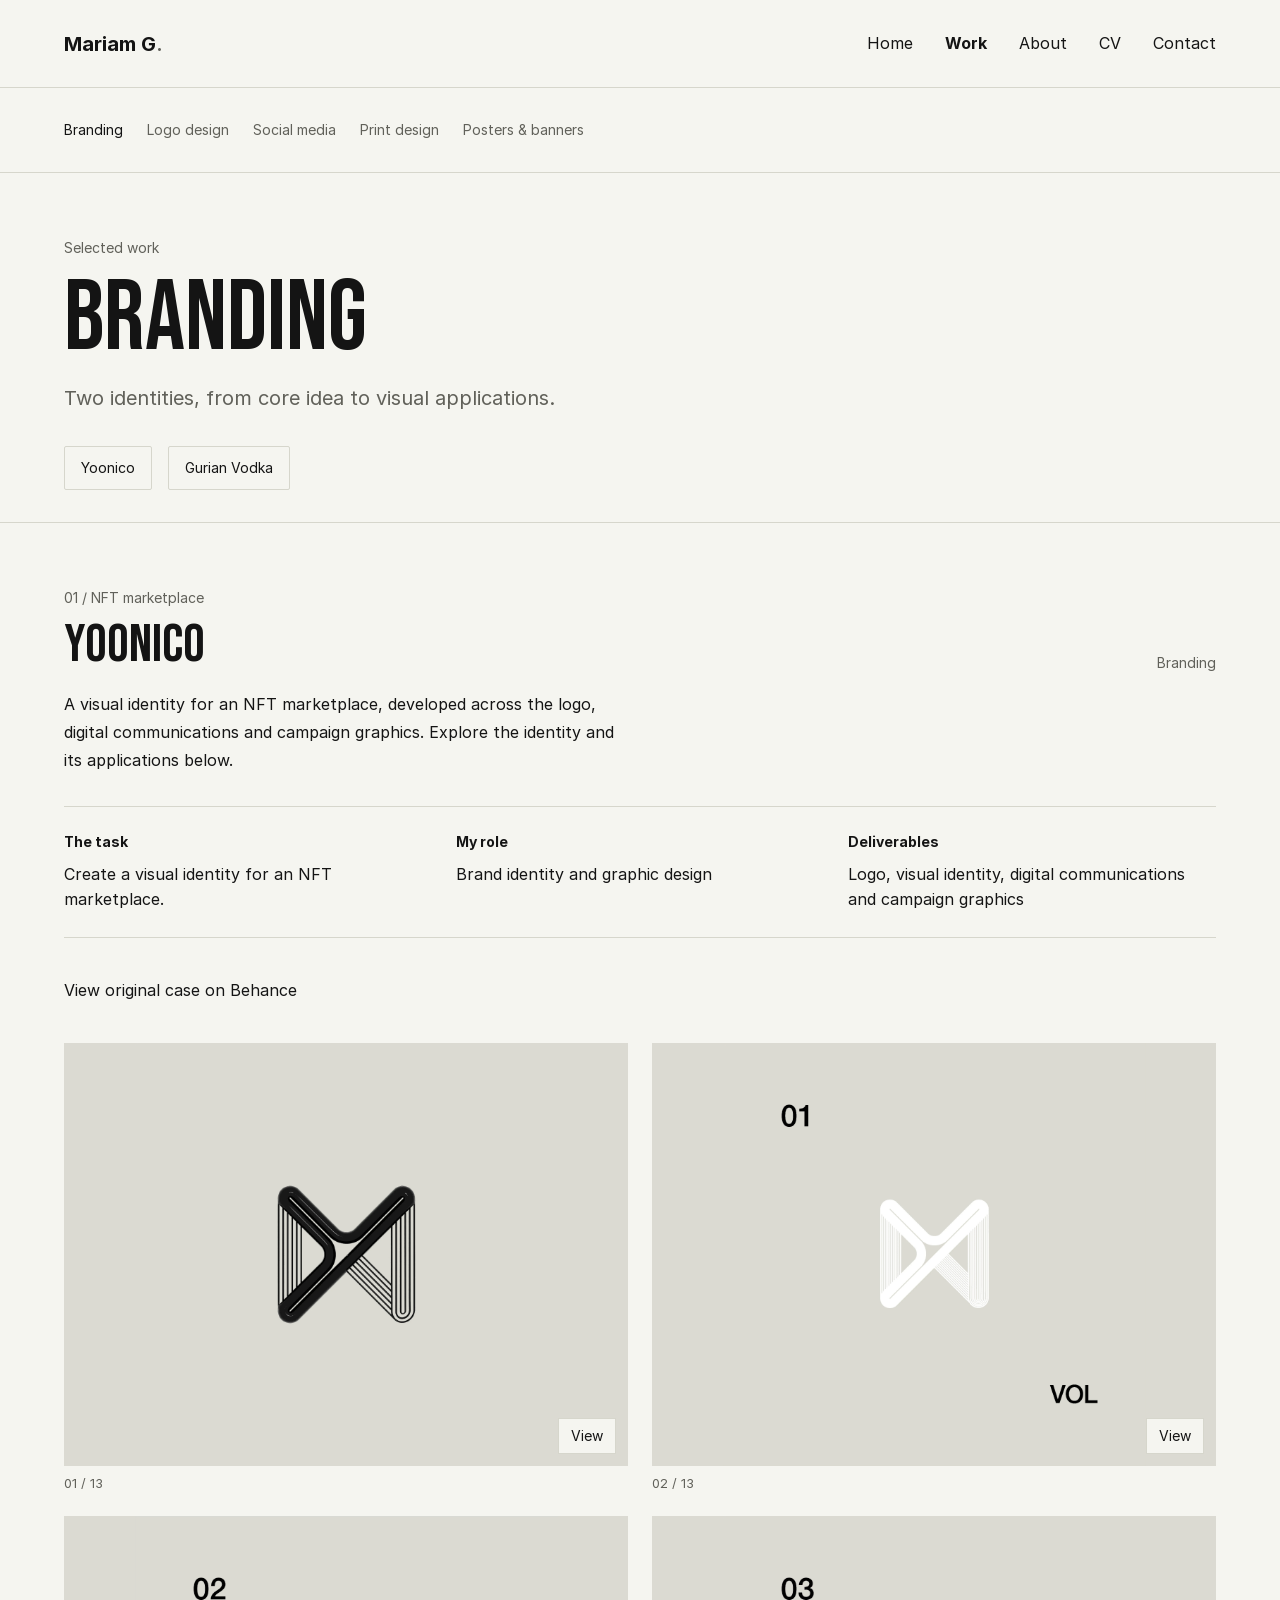
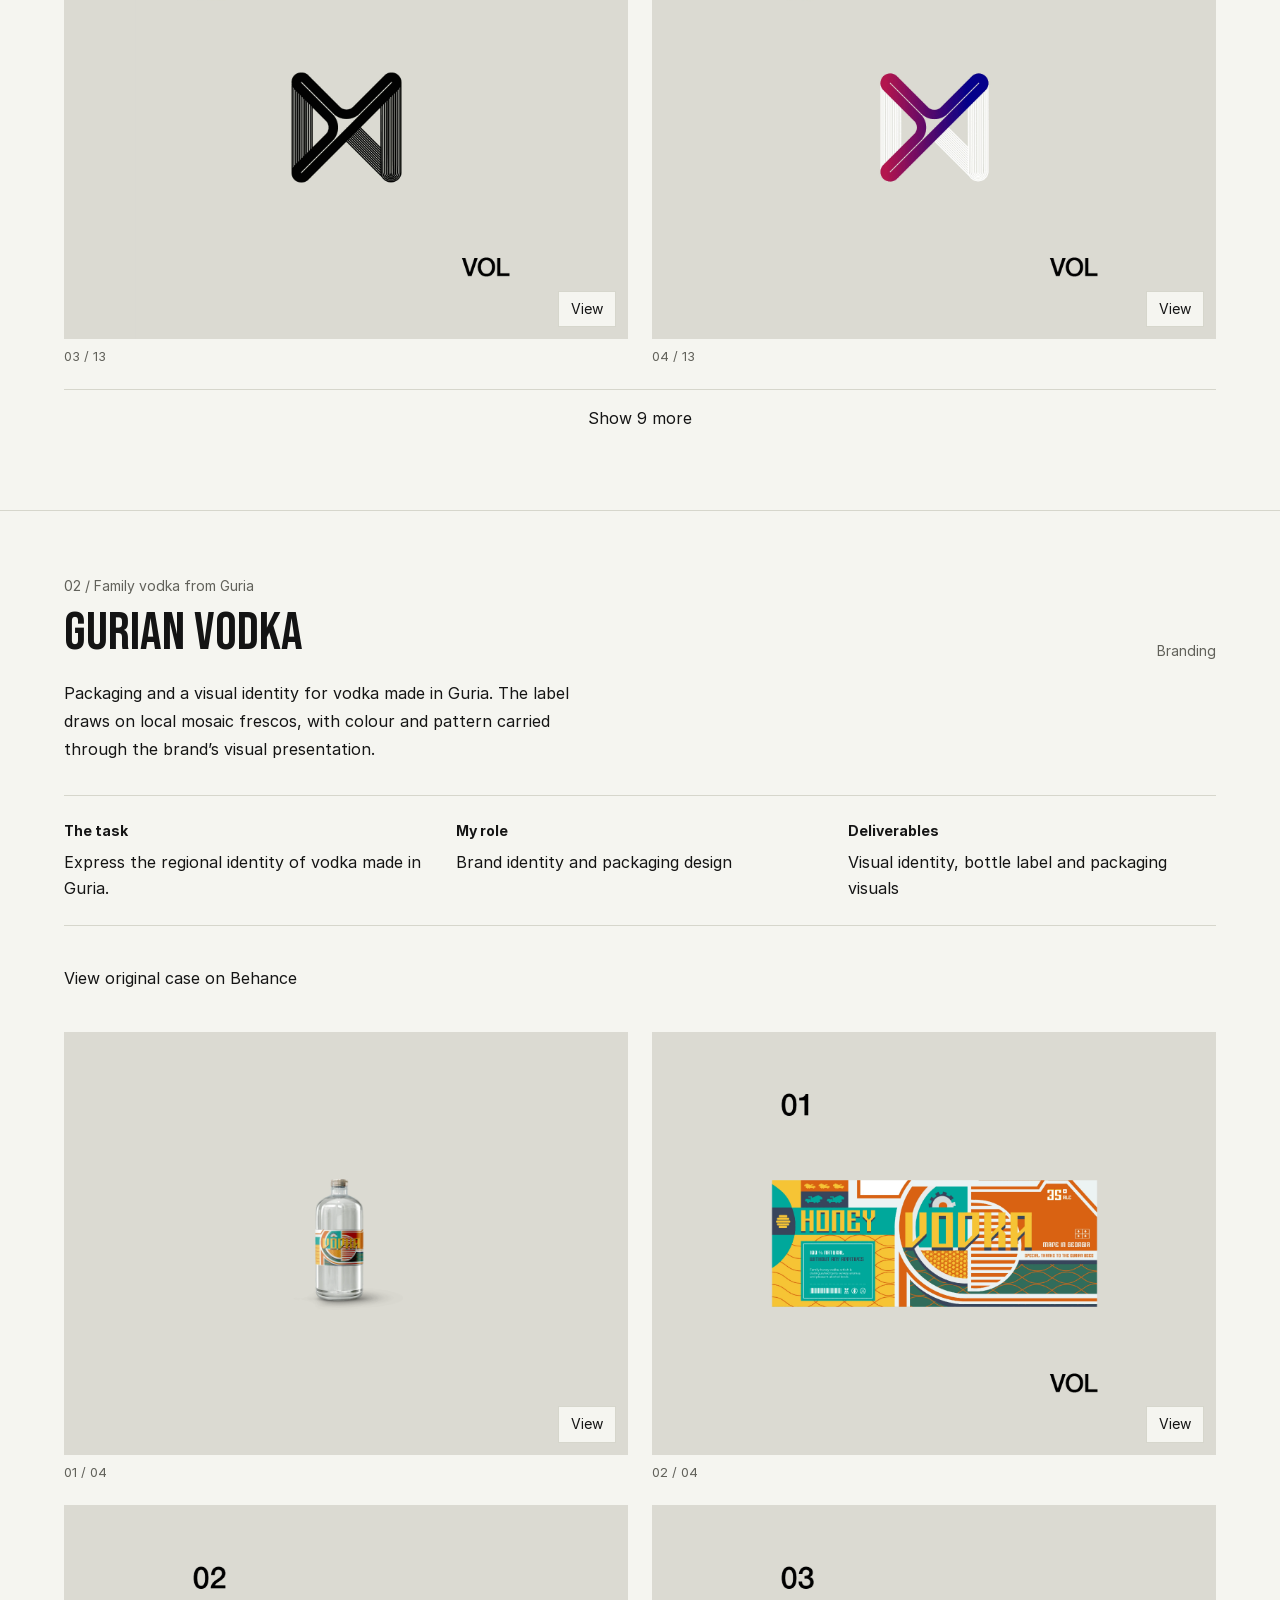
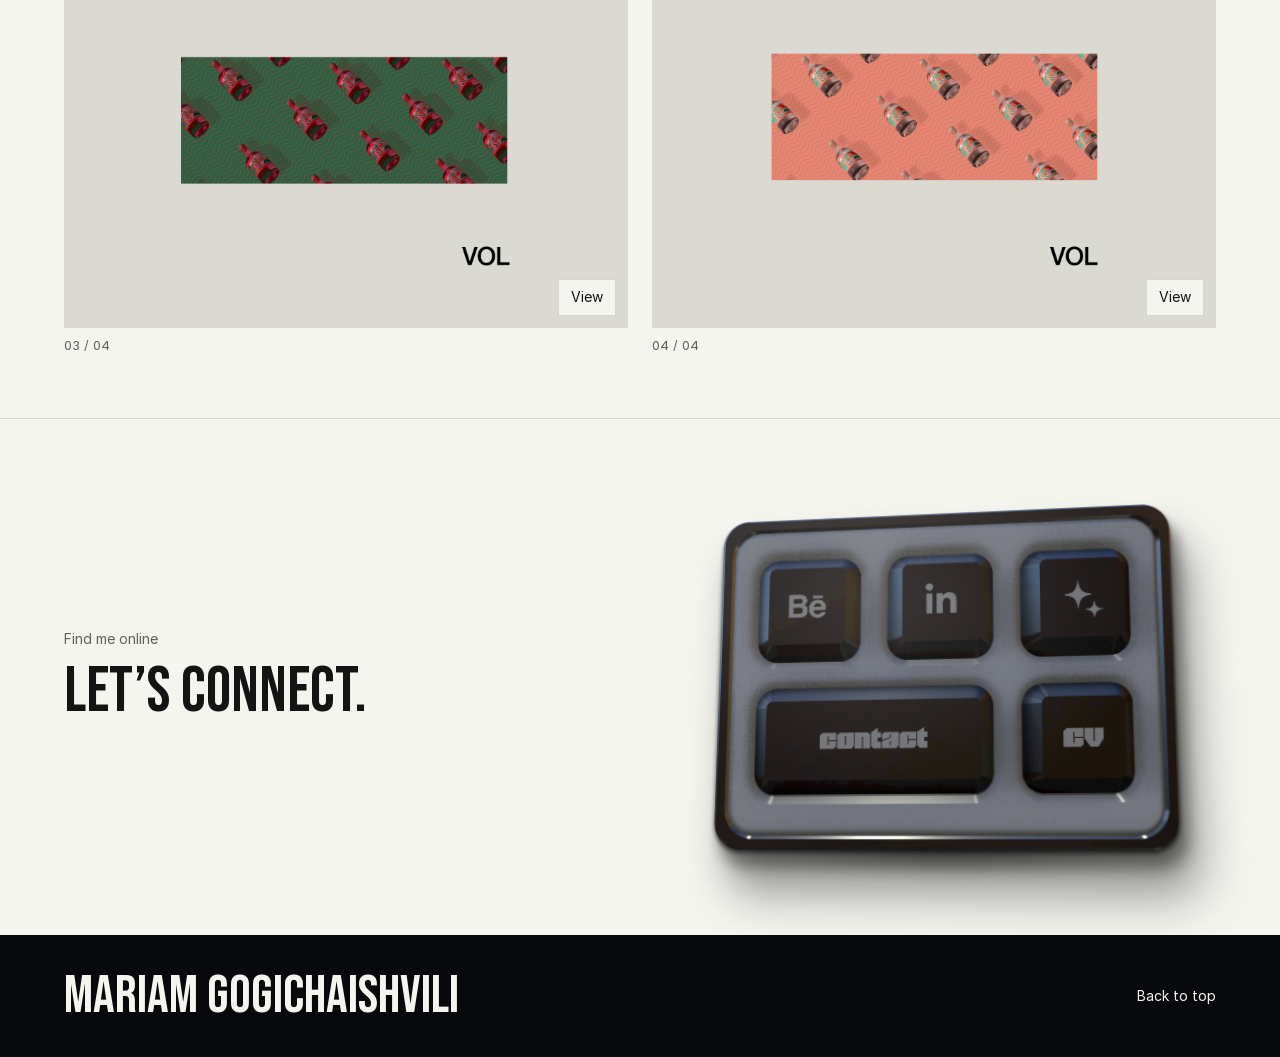
<file: docs/branding/index.html>
<!doctype html><html lang="en"><head><meta charset="utf-8"><meta name="viewport" content="width=device-width,initial-scale=1"><meta name="color-scheme" content="light"><title>Branding — Mariam Gogichaishvili</title><meta name="description" content="Two identities, from core idea to visual applications."><meta property="og:title" content="Branding — Mariam Gogichaishvili"><meta property="og:description" content="Two identities, from core idea to visual applications."><meta property="og:type" content="website"><meta property="og:url" content="https://gogichaishvilimariam.github.io/M.Gogichaishvili/branding/"><link rel="canonical" href="https://gogichaishvilimariam.github.io/M.Gogichaishvili/branding/"><link rel="icon" href="../favicon.svg" type="image/svg+xml"><link rel="stylesheet" href="../site.css?v=16"><script src="../site.js?v=3" defer></script><link rel="stylesheet" href="../controller.css?v=5"><script src="../controller.js?v=2" defer></script></head><body id="top"><a class="skip-link" href="#main">Skip to content</a><header class="site-header"><a class="wordmark" href="../index.html" aria-label="Mariam Gogichaishvili — home">Mariam G<span aria-hidden="true">.</span></a><nav aria-label="Main navigation"><a href="../index.html">Home</a><a href="../work/" aria-current="page">Work</a><a href="../about/">About</a><a href="../cv/">CV</a><a href="../contact/">Contact</a></nav></header><nav class="category-nav" aria-label="Work categories"><a href="../branding/" aria-current="page">Branding</a><a href="../logos/">Logo design</a><a href="../social-media/">Social media</a><a href="../print-design/">Print design</a><a href="../bannerposter/">Posters &amp; banners</a></nav><main id="main"><section class="page-intro section"><p class="eyebrow">Selected work</p><h1>Branding</h1><p class="lead">Two identities, from core idea to visual applications.</p></section><nav class="project-index" aria-label="Projects on this page"><a href="#yoonico">Yoonico </a><a href="#gurian-vodka">Gurian Vodka </a></nav><article class="project section" id="yoonico"><header class="project-header"><div><p class="eyebrow">01 / NFT marketplace</p><h2>Yoonico</h2></div><p class="project-type">Branding</p></header><div class="project-copy"><p>A visual identity for an NFT marketplace, developed across the logo, digital communications and campaign graphics. Explore the identity and its applications below.</p></div><dl class="project-facts"><div><dt>The task</dt><dd>Create a visual identity for an NFT marketplace.</dd></div><div><dt>My role</dt><dd>Brand identity and graphic design</dd></div><div><dt>Deliverables</dt><dd>Logo, visual identity, digital communications and campaign graphics</dd></div></dl><a class="text-link case-source" href="https://www.behance.net/gallery/188600881/Yoonicos-Identity" target="_blank" rel="noopener noreferrer">View original case on Behance</a><div class="gallery" role="group" aria-label="Yoonico project gallery"><figure><a class="gallery-open" href="../assets/e23d282dd7290678c187.webp" data-gallery="branding-yoonico" aria-label="Enlarge Yoonico — branding, 1 of 13"><img class="" src="../assets/e23d282dd7290678c187.webp" alt="Yoonico — branding, 1 of 13" width="2400" height="2400" loading="lazy" decoding="async"><span class="image-hint" aria-hidden="true">View</span></a><figcaption>01 / 13</figcaption></figure><figure><a class="gallery-open" href="../assets/6877c58d3a6562529e4c.webp" data-gallery="branding-yoonico" aria-label="Enlarge Yoonico — branding, 2 of 13"><img class="" src="../assets/6877c58d3a6562529e4c.webp" alt="Yoonico — branding, 2 of 13" width="2400" height="2400" loading="lazy" decoding="async"><span class="image-hint" aria-hidden="true">View</span></a><figcaption>02 / 13</figcaption></figure><figure><a class="gallery-open" href="../assets/bb733e9407e6745c7409.webp" data-gallery="branding-yoonico" aria-label="Enlarge Yoonico — branding, 3 of 13"><img class="" src="../assets/bb733e9407e6745c7409.webp" alt="Yoonico — branding, 3 of 13" width="2400" height="2400" loading="lazy" decoding="async"><span class="image-hint" aria-hidden="true">View</span></a><figcaption>03 / 13</figcaption></figure><figure><a class="gallery-open" href="../assets/0cbd6f9ae8d7467f4120.webp" data-gallery="branding-yoonico" aria-label="Enlarge Yoonico — branding, 4 of 13"><img class="" src="../assets/0cbd6f9ae8d7467f4120.webp" alt="Yoonico — branding, 4 of 13" width="2400" height="2400" loading="lazy" decoding="async"><span class="image-hint" aria-hidden="true">View</span></a><figcaption>04 / 13</figcaption></figure></div><details class="gallery-more"><summary><span class="more-label">Show 9 more</span><span class="less-label">Show less</span></summary><div class="gallery" role="group" aria-label="More Yoonico project images"><figure><a class="gallery-open" href="../assets/05542ead61864645f425.webp" data-gallery="branding-yoonico" aria-label="Enlarge Yoonico — branding, 5 of 13"><img class="" src="../assets/05542ead61864645f425.webp" alt="Yoonico — branding, 5 of 13" width="2000" height="2000" loading="lazy" decoding="async"><span class="image-hint" aria-hidden="true">View</span></a><figcaption>05 / 13</figcaption></figure><figure><a class="gallery-open" href="../assets/7ec2b1f4b378dd65d88f.webp" data-gallery="branding-yoonico" aria-label="Enlarge Yoonico — branding, 6 of 13"><img class="" src="../assets/7ec2b1f4b378dd65d88f.webp" alt="Yoonico — branding, 6 of 13" width="1024" height="1024" loading="lazy" decoding="async"><span class="image-hint" aria-hidden="true">View</span></a><figcaption>06 / 13</figcaption></figure><figure><a class="gallery-open" href="../assets/0e751684562c3e59325f.webp" data-gallery="branding-yoonico" aria-label="Enlarge Yoonico — branding, 7 of 13"><img class="" src="../assets/0e751684562c3e59325f.webp" alt="Yoonico — branding, 7 of 13" width="1024" height="1024" loading="lazy" decoding="async"><span class="image-hint" aria-hidden="true">View</span></a><figcaption>07 / 13</figcaption></figure><figure><a class="gallery-open" href="../assets/0964cee605781818d9f1.webp" data-gallery="branding-yoonico" aria-label="Enlarge Yoonico — branding, 8 of 13"><img class="" src="../assets/0964cee605781818d9f1.webp" alt="Yoonico — branding, 8 of 13" width="1024" height="1024" loading="lazy" decoding="async"><span class="image-hint" aria-hidden="true">View</span></a><figcaption>08 / 13</figcaption></figure><figure><a class="gallery-open" href="../assets/de36fae915c61fcfa824.webp" data-gallery="branding-yoonico" aria-label="Enlarge Yoonico — branding, 9 of 13"><img class="" src="../assets/de36fae915c61fcfa824.webp" alt="Yoonico — branding, 9 of 13" width="1024" height="1024" loading="lazy" decoding="async"><span class="image-hint" aria-hidden="true">View</span></a><figcaption>09 / 13</figcaption></figure><figure><a class="gallery-open" href="../assets/8cf5fbbb13d0add1947b.webp" data-gallery="branding-yoonico" aria-label="Enlarge Yoonico — branding, 10 of 13"><img class="" src="../assets/8cf5fbbb13d0add1947b.webp" alt="Yoonico — branding, 10 of 13" width="2000" height="2000" loading="lazy" decoding="async"><span class="image-hint" aria-hidden="true">View</span></a><figcaption>10 / 13</figcaption></figure><figure><a class="gallery-open" href="../assets/4fc2e71d029efcae5c34.webp" data-gallery="branding-yoonico" aria-label="Enlarge Yoonico — branding, 11 of 13"><img class="" src="../assets/4fc2e71d029efcae5c34.webp" alt="Yoonico — branding, 11 of 13" width="2400" height="2400" loading="lazy" decoding="async"><span class="image-hint" aria-hidden="true">View</span></a><figcaption>11 / 13</figcaption></figure><figure><a class="gallery-open" href="../assets/306ade80afcc00be3a5d.webp" data-gallery="branding-yoonico" aria-label="Enlarge Yoonico — branding, 12 of 13"><img class="" src="../assets/306ade80afcc00be3a5d.webp" alt="Yoonico — branding, 12 of 13" width="2400" height="2400" loading="lazy" decoding="async"><span class="image-hint" aria-hidden="true">View</span></a><figcaption>12 / 13</figcaption></figure><figure><a class="gallery-open" href="../assets/f997e89ccdb08d338c2e.webp" data-gallery="branding-yoonico" aria-label="Enlarge Yoonico — branding, 13 of 13"><img class="" src="../assets/f997e89ccdb08d338c2e.webp" alt="Yoonico — branding, 13 of 13" width="2400" height="2400" loading="lazy" decoding="async"><span class="image-hint" aria-hidden="true">View</span></a><figcaption>13 / 13</figcaption></figure></div></details></article><article class="project section" id="gurian-vodka"><header class="project-header"><div><p class="eyebrow">02 / Family vodka from Guria</p><h2>Gurian Vodka</h2></div><p class="project-type">Branding</p></header><div class="project-copy"><p>Packaging and a visual identity for vodka made in Guria. The label draws on local mosaic frescos, with colour and pattern carried through the brand’s visual presentation.</p></div><dl class="project-facts"><div><dt>The task</dt><dd>Express the regional identity of vodka made in Guria.</dd></div><div><dt>My role</dt><dd>Brand identity and packaging design</dd></div><div><dt>Deliverables</dt><dd>Visual identity, bottle label and packaging visuals</dd></div></dl><a class="text-link case-source" href="https://www.behance.net/gallery/168262845/Vodka-MadeinGuria" target="_blank" rel="noopener noreferrer">View original case on Behance</a><div class="gallery" role="group" aria-label="Gurian Vodka project gallery"><figure><a class="gallery-open" href="../assets/69aa9503dd398296a815.webp" data-gallery="branding-gurian-vodka" aria-label="Enlarge Gurian Vodka — branding, 1 of 4"><img class="" src="../assets/69aa9503dd398296a815.webp" alt="Gurian Vodka — branding, 1 of 4" width="2000" height="2000" loading="lazy" decoding="async"><span class="image-hint" aria-hidden="true">View</span></a><figcaption>01 / 04</figcaption></figure><figure><a class="gallery-open" href="../assets/c36820658cbd1066dba5.webp" data-gallery="branding-gurian-vodka" aria-label="Enlarge Gurian Vodka — branding, 2 of 4"><img class="" src="../assets/c36820658cbd1066dba5.webp" alt="Gurian Vodka — branding, 2 of 4" width="2400" height="2400" loading="lazy" decoding="async"><span class="image-hint" aria-hidden="true">View</span></a><figcaption>02 / 04</figcaption></figure><figure><a class="gallery-open" href="../assets/f6fcd9dc9925e671b9e0.webp" data-gallery="branding-gurian-vodka" aria-label="Enlarge Gurian Vodka — branding, 3 of 4"><img class="" src="../assets/f6fcd9dc9925e671b9e0.webp" alt="Gurian Vodka — branding, 3 of 4" width="2400" height="2400" loading="lazy" decoding="async"><span class="image-hint" aria-hidden="true">View</span></a><figcaption>03 / 04</figcaption></figure><figure><a class="gallery-open" href="../assets/eaba7b8cba5d7ca3b1ef.webp" data-gallery="branding-gurian-vodka" aria-label="Enlarge Gurian Vodka — branding, 4 of 4"><img class="" src="../assets/eaba7b8cba5d7ca3b1ef.webp" alt="Gurian Vodka — branding, 4 of 4" width="2400" height="2400" loading="lazy" decoding="async"><span class="image-hint" aria-hidden="true">View</span></a><figcaption>04 / 04</figcaption></figure></div></article></main><section class="controller-section section" aria-labelledby="controller-title"><div class="controller-heading"><p class="eyebrow">Find me online</p><h2 id="controller-title">Let’s connect.</h2></div><div class="controller-stage"><nav class="controller-board" aria-label="Quick links"><img class="controller-base" src="../assets/controller.webp" width="944" height="699" alt="" loading="lazy" decoding="async"><a class="controller-key controller-key--behance" href="https://www.behance.net/gogichaishvili" aria-label="Behance" target="_blank" rel="noopener noreferrer" style="left:8.79237%;top:12.58941%;width:23.51695%;height:32.04578%;--bg-size:425.22523% 312.05357%;--bg-pos:11.49584% 18.52632%"><span class="controller-key-art" aria-hidden="true"></span><span class="controller-tooltip">Behance</span></a><a class="controller-key controller-key--linkedin" href="https://www.linkedin.com/in/gogichaishvili/" aria-label="LinkedIn" target="_blank" rel="noopener noreferrer" style="left:38.24153%;top:12.58941%;width:23.51695%;height:32.04578%;--bg-size:425.22523% 312.05357%;--bg-pos:50.00000% 18.52632%"><span class="controller-key-art" aria-hidden="true"></span><span class="controller-tooltip">LinkedIn</span></a><a class="controller-key controller-key--work" href="https://www.marketer.ge/vodka-made-in-guria/" aria-label="Read my feature in Marketer" target="_blank" rel="noopener noreferrer" style="left:67.58475%;top:12.58941%;width:23.51695%;height:32.04578%;--bg-size:425.22523% 312.05357%;--bg-pos:88.36565% 18.52632%"><span class="controller-key-art" aria-hidden="true"></span><span class="controller-tooltip">Featured in Marketer</span></a><a class="controller-key controller-key--contact" href="../contact/" aria-label="Contact" style="left:8.79237%;top:52.36052%;width:52.96610%;height:32.04578%;--bg-size:188.80000% 312.05357%;--bg-pos:18.69369% 77.05263%"><span class="controller-key-art" aria-hidden="true"></span><span class="controller-tooltip">Contact</span></a><a class="controller-key controller-key--cv" href="../assets/mariam-cv-2026.pdf?v=2" aria-label="View CV (PDF)" target="_blank" rel="noopener noreferrer" style="left:67.58475%;top:52.36052%;width:23.51695%;height:32.04578%;--bg-size:425.22523% 312.05357%;--bg-pos:88.36565% 77.05263%"><span class="controller-key-art" aria-hidden="true"></span><span class="controller-tooltip">View CV (PDF)</span></a></nav></div></section><footer class="site-footer"><a class="footer-name" href="../index.html">Mariam Gogichaishvili</a><a class="back-to-top" href="#top">Back to top</a></footer><dialog class="lightbox" aria-label="Image viewer"><div class="lightbox-bar"><span class="lightbox-count" aria-live="polite"></span><button type="button" data-close aria-label="Close image viewer">Close ×</button></div><div class="lightbox-stage"><button type="button" data-prev aria-label="Previous image"><svg viewBox="0 0 24 24" width="24" height="24" fill="none" stroke="currentColor" stroke-width="1.5" aria-hidden="true" focusable="false"><path d="m14 5-7 7 7 7M7 12h14"/></svg></button><img alt=""><button type="button" data-next aria-label="Next image"><svg viewBox="0 0 24 24" width="24" height="24" fill="none" stroke="currentColor" stroke-width="1.5" aria-hidden="true" focusable="false"><path d="m10 5 7 7-7 7M3 12h14"/></svg></button></div><p class="lightbox-caption"></p></dialog></body></html>
</file>
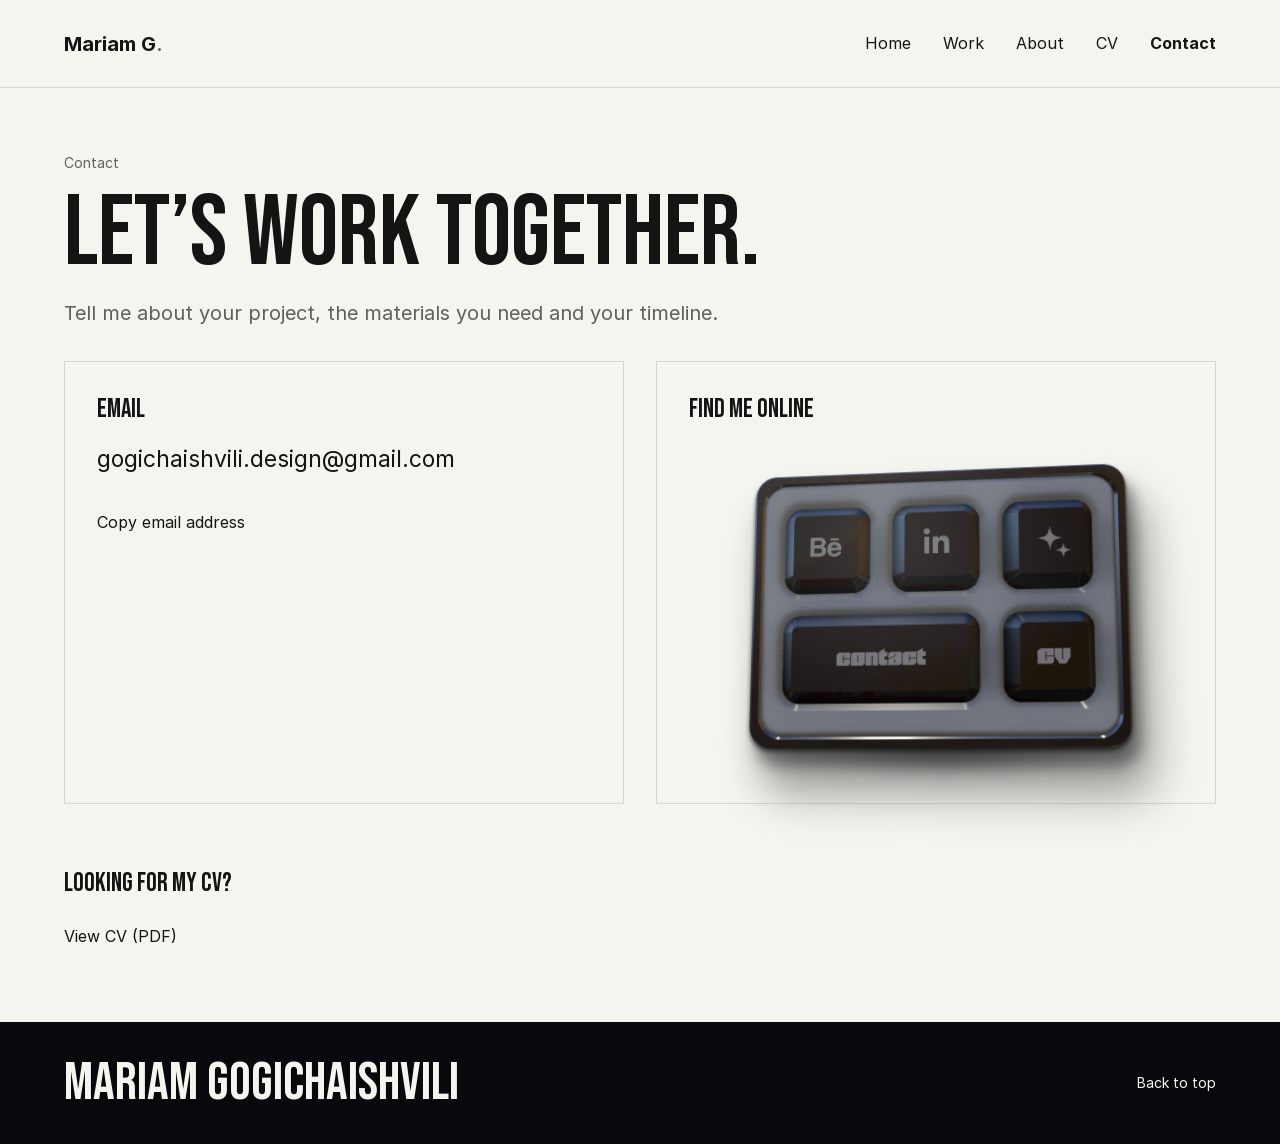
<file: docs/contact/index.html>
<!doctype html><html lang="en"><head><meta charset="utf-8"><meta name="viewport" content="width=device-width,initial-scale=1"><meta name="color-scheme" content="light"><title>Contact — Mariam Gogichaishvili</title><meta name="description" content="Contact Mariam Gogichaishvili for brand identity, print and digital design projects."><meta property="og:title" content="Contact — Mariam Gogichaishvili"><meta property="og:description" content="Contact Mariam Gogichaishvili for brand identity, print and digital design projects."><meta property="og:type" content="website"><meta property="og:url" content="https://gogichaishvilimariam.github.io/M.Gogichaishvili/contact/"><link rel="canonical" href="https://gogichaishvilimariam.github.io/M.Gogichaishvili/contact/"><link rel="icon" href="../favicon.svg" type="image/svg+xml"><link rel="stylesheet" href="../site.css?v=16"><script src="../site.js?v=3" defer></script><link rel="stylesheet" href="../controller.css?v=5"><script src="../controller.js?v=2" defer></script></head><body id="top"><a class="skip-link" href="#main">Skip to content</a><header class="site-header"><a class="wordmark" href="../index.html" aria-label="Mariam Gogichaishvili — home">Mariam G<span aria-hidden="true">.</span></a><nav aria-label="Main navigation"><a href="../index.html">Home</a><a href="../work/">Work</a><a href="../about/">About</a><a href="../cv/">CV</a><a href="../contact/" aria-current="page">Contact</a></nav></header><main id="main"><section class="page-intro section"><p class="eyebrow">Contact</p><h1>Let’s work together.</h1><p class="lead">Tell me about your project, the materials you need and your timeline.</p></section><section class="contact-layout section"><div class="contact-panel"><h2>Email</h2><a class="email-link" href="mailto:gogichaishvili.design@gmail.com">gogichaishvili.design<wbr>@gmail.com</a><button class="copy-email text-link" type="button" hidden>Copy email address</button><p class="supporting" data-copy-status role="status"></p></div><div class="contact-panel"><h2>Find me online</h2><div class="controller-stage"><nav class="controller-board" aria-label="Quick links"><img class="controller-base" src="../assets/controller.webp" width="944" height="699" alt="" loading="lazy" decoding="async"><a class="controller-key controller-key--behance" href="https://www.behance.net/gogichaishvili" aria-label="Behance" target="_blank" rel="noopener noreferrer" style="left:8.79237%;top:12.58941%;width:23.51695%;height:32.04578%;--bg-size:425.22523% 312.05357%;--bg-pos:11.49584% 18.52632%"><span class="controller-key-art" aria-hidden="true"></span><span class="controller-tooltip">Behance</span></a><a class="controller-key controller-key--linkedin" href="https://www.linkedin.com/in/gogichaishvili/" aria-label="LinkedIn" target="_blank" rel="noopener noreferrer" style="left:38.24153%;top:12.58941%;width:23.51695%;height:32.04578%;--bg-size:425.22523% 312.05357%;--bg-pos:50.00000% 18.52632%"><span class="controller-key-art" aria-hidden="true"></span><span class="controller-tooltip">LinkedIn</span></a><a class="controller-key controller-key--work" href="https://www.marketer.ge/vodka-made-in-guria/" aria-label="Read my feature in Marketer" target="_blank" rel="noopener noreferrer" style="left:67.58475%;top:12.58941%;width:23.51695%;height:32.04578%;--bg-size:425.22523% 312.05357%;--bg-pos:88.36565% 18.52632%"><span class="controller-key-art" aria-hidden="true"></span><span class="controller-tooltip">Featured in Marketer</span></a><a class="controller-key controller-key--contact" href="../contact/" aria-label="Contact" style="left:8.79237%;top:52.36052%;width:52.96610%;height:32.04578%;--bg-size:188.80000% 312.05357%;--bg-pos:18.69369% 77.05263%"><span class="controller-key-art" aria-hidden="true"></span><span class="controller-tooltip">Contact</span></a><a class="controller-key controller-key--cv" href="../assets/mariam-cv-2026.pdf?v=2" aria-label="View CV (PDF)" target="_blank" rel="noopener noreferrer" style="left:67.58475%;top:52.36052%;width:23.51695%;height:32.04578%;--bg-size:425.22523% 312.05357%;--bg-pos:88.36565% 77.05263%"><span class="controller-key-art" aria-hidden="true"></span><span class="controller-tooltip">View CV (PDF)</span></a></nav></div></div></section><section class="section contact-cv"><h2>Looking for my CV?</h2><a class="text-link" href="../assets/mariam-cv-2026.pdf?v=2" target="_blank" rel="noopener noreferrer">View CV (PDF)</a></section></main><footer class="site-footer"><a class="footer-name" href="../index.html">Mariam Gogichaishvili</a><a class="back-to-top" href="#top">Back to top</a></footer><dialog class="lightbox" aria-label="Image viewer"><div class="lightbox-bar"><span class="lightbox-count" aria-live="polite"></span><button type="button" data-close aria-label="Close image viewer">Close ×</button></div><div class="lightbox-stage"><button type="button" data-prev aria-label="Previous image"><svg viewBox="0 0 24 24" width="24" height="24" fill="none" stroke="currentColor" stroke-width="1.5" aria-hidden="true" focusable="false"><path d="m14 5-7 7 7 7M7 12h14"/></svg></button><img alt=""><button type="button" data-next aria-label="Next image"><svg viewBox="0 0 24 24" width="24" height="24" fill="none" stroke="currentColor" stroke-width="1.5" aria-hidden="true" focusable="false"><path d="m10 5 7 7-7 7M3 12h14"/></svg></button></div><p class="lightbox-caption"></p></dialog></body></html>
</file>
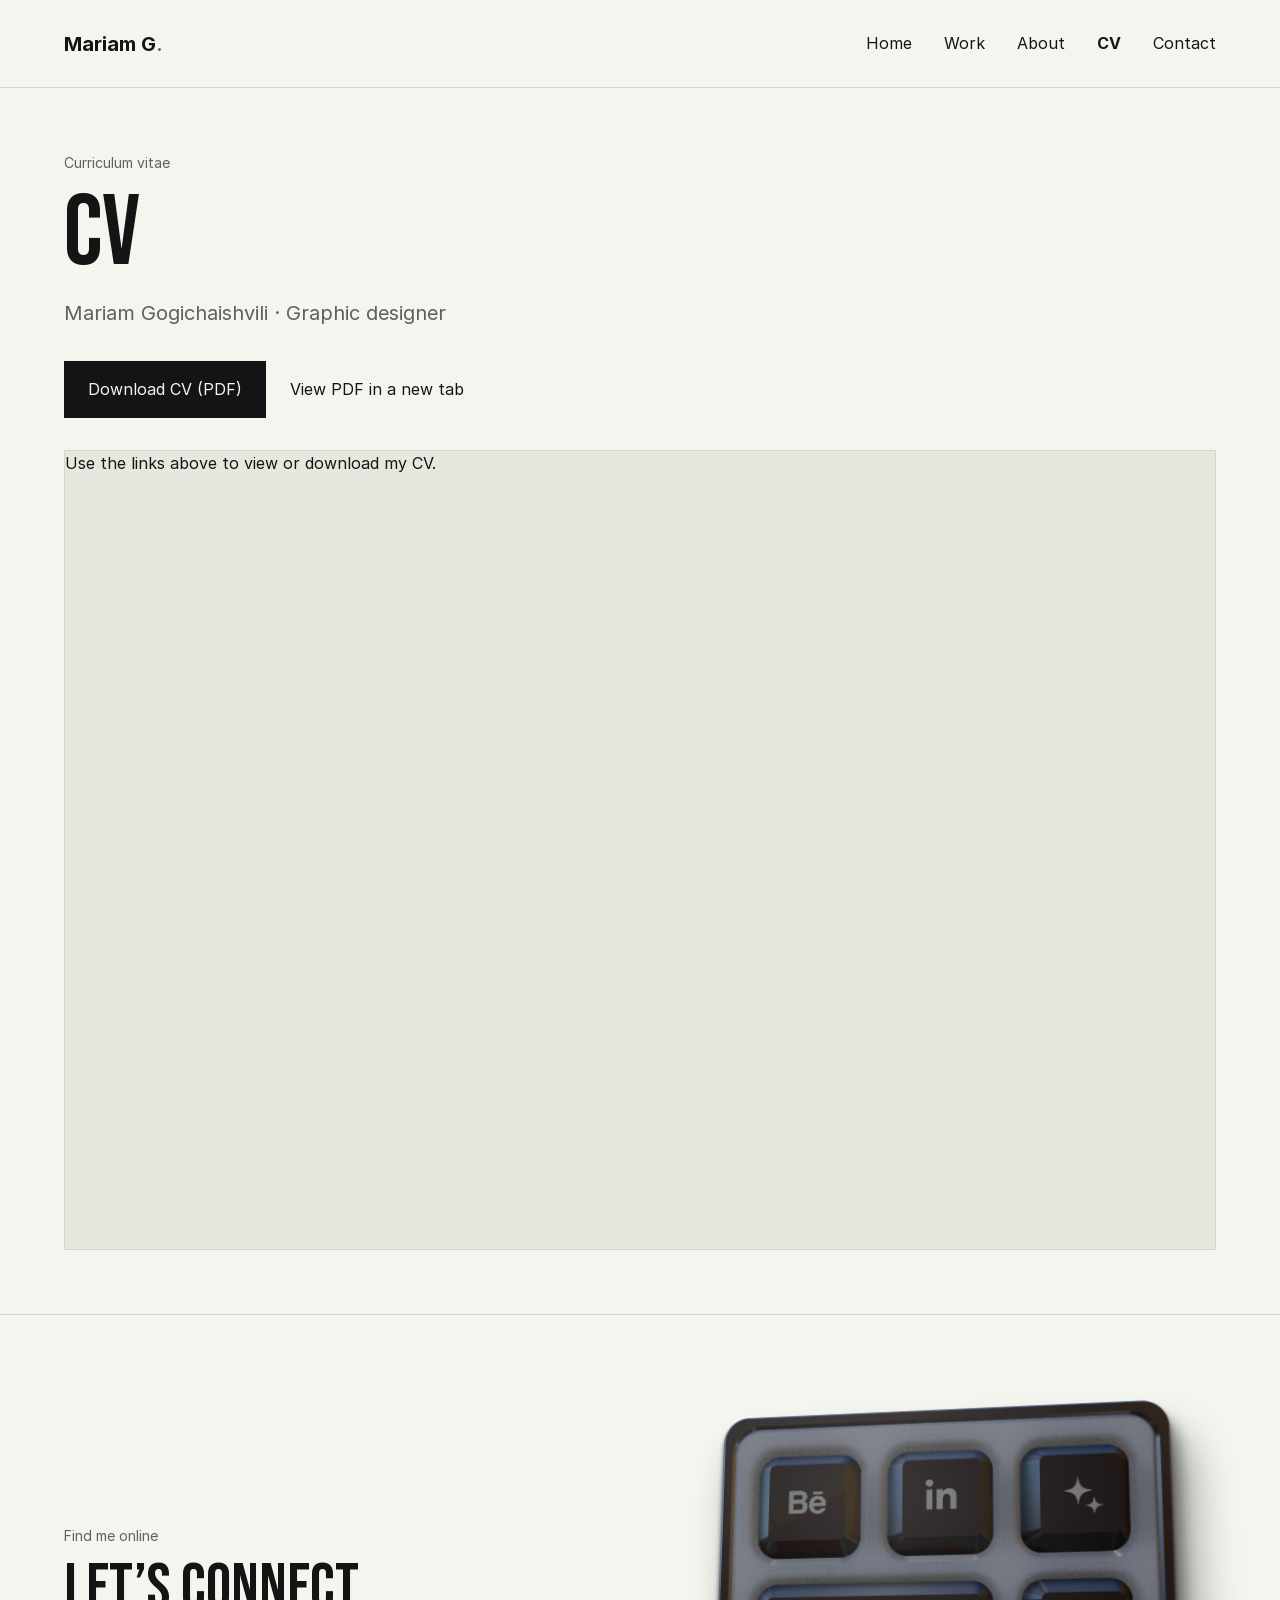
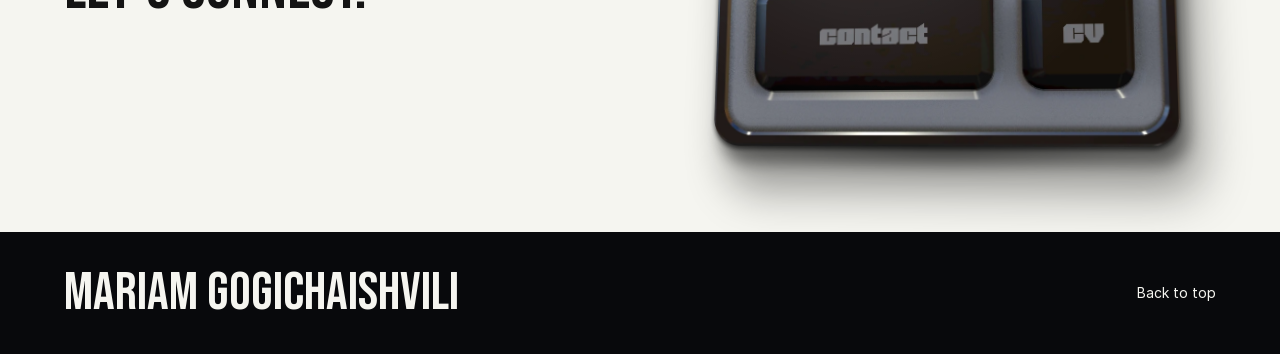
<file: docs/cv/index.html>
<!doctype html><html lang="en"><head><meta charset="utf-8"><meta name="viewport" content="width=device-width,initial-scale=1"><meta name="color-scheme" content="light"><title>CV — Mariam Gogichaishvili</title><meta name="description" content="View or download Mariam Gogichaishvili’s graphic design CV."><meta property="og:title" content="CV — Mariam Gogichaishvili"><meta property="og:description" content="View or download Mariam Gogichaishvili’s graphic design CV."><meta property="og:type" content="website"><meta property="og:url" content="https://gogichaishvilimariam.github.io/M.Gogichaishvili/cv/"><link rel="canonical" href="https://gogichaishvilimariam.github.io/M.Gogichaishvili/cv/"><link rel="icon" href="../favicon.svg" type="image/svg+xml"><link rel="stylesheet" href="../site.css?v=16"><script src="../site.js?v=3" defer></script><link rel="stylesheet" href="../controller.css?v=5"><script src="../controller.js?v=2" defer></script></head><body id="top"><a class="skip-link" href="#main">Skip to content</a><header class="site-header"><a class="wordmark" href="../index.html" aria-label="Mariam Gogichaishvili — home">Mariam G<span aria-hidden="true">.</span></a><nav aria-label="Main navigation"><a href="../index.html">Home</a><a href="../work/">Work</a><a href="../about/">About</a><a href="../cv/" aria-current="page">CV</a><a href="../contact/">Contact</a></nav></header><main id="main"><section class="page-intro section"><p class="eyebrow">Curriculum vitae</p><h1>CV</h1><p class="lead">Mariam Gogichaishvili · Graphic designer</p></section><section class="section cv-content"><nav class="cv-actions" aria-label="CV options"><a class="button" href="../assets/mariam-cv-2026.pdf?v=2" download="Mariam-Gogichaishvili-CV.pdf">Download CV (PDF)</a><a class="text-link" href="../assets/mariam-cv-2026.pdf?v=2" target="_blank" rel="noopener noreferrer">View PDF in a new tab</a></nav><object class="cv-preview" data="../assets/mariam-cv-2026.pdf?v=2" type="application/pdf" aria-label="Mariam Gogichaishvili CV preview"><p>Use the links above to view or download my CV.</p></object></section></main><section class="controller-section section" aria-labelledby="controller-title"><div class="controller-heading"><p class="eyebrow">Find me online</p><h2 id="controller-title">Let’s connect.</h2></div><div class="controller-stage"><nav class="controller-board" aria-label="Quick links"><img class="controller-base" src="../assets/controller.webp" width="944" height="699" alt="" loading="lazy" decoding="async"><a class="controller-key controller-key--behance" href="https://www.behance.net/gogichaishvili" aria-label="Behance" target="_blank" rel="noopener noreferrer" style="left:8.79237%;top:12.58941%;width:23.51695%;height:32.04578%;--bg-size:425.22523% 312.05357%;--bg-pos:11.49584% 18.52632%"><span class="controller-key-art" aria-hidden="true"></span><span class="controller-tooltip">Behance</span></a><a class="controller-key controller-key--linkedin" href="https://www.linkedin.com/in/gogichaishvili/" aria-label="LinkedIn" target="_blank" rel="noopener noreferrer" style="left:38.24153%;top:12.58941%;width:23.51695%;height:32.04578%;--bg-size:425.22523% 312.05357%;--bg-pos:50.00000% 18.52632%"><span class="controller-key-art" aria-hidden="true"></span><span class="controller-tooltip">LinkedIn</span></a><a class="controller-key controller-key--work" href="https://www.marketer.ge/vodka-made-in-guria/" aria-label="Read my feature in Marketer" target="_blank" rel="noopener noreferrer" style="left:67.58475%;top:12.58941%;width:23.51695%;height:32.04578%;--bg-size:425.22523% 312.05357%;--bg-pos:88.36565% 18.52632%"><span class="controller-key-art" aria-hidden="true"></span><span class="controller-tooltip">Featured in Marketer</span></a><a class="controller-key controller-key--contact" href="../contact/" aria-label="Contact" style="left:8.79237%;top:52.36052%;width:52.96610%;height:32.04578%;--bg-size:188.80000% 312.05357%;--bg-pos:18.69369% 77.05263%"><span class="controller-key-art" aria-hidden="true"></span><span class="controller-tooltip">Contact</span></a><a class="controller-key controller-key--cv" href="../assets/mariam-cv-2026.pdf?v=2" aria-label="View CV (PDF)" target="_blank" rel="noopener noreferrer" style="left:67.58475%;top:52.36052%;width:23.51695%;height:32.04578%;--bg-size:425.22523% 312.05357%;--bg-pos:88.36565% 77.05263%"><span class="controller-key-art" aria-hidden="true"></span><span class="controller-tooltip">View CV (PDF)</span></a></nav></div></section><footer class="site-footer"><a class="footer-name" href="../index.html">Mariam Gogichaishvili</a><a class="back-to-top" href="#top">Back to top</a></footer><dialog class="lightbox" aria-label="Image viewer"><div class="lightbox-bar"><span class="lightbox-count" aria-live="polite"></span><button type="button" data-close aria-label="Close image viewer">Close ×</button></div><div class="lightbox-stage"><button type="button" data-prev aria-label="Previous image"><svg viewBox="0 0 24 24" width="24" height="24" fill="none" stroke="currentColor" stroke-width="1.5" aria-hidden="true" focusable="false"><path d="m14 5-7 7 7 7M7 12h14"/></svg></button><img alt=""><button type="button" data-next aria-label="Next image"><svg viewBox="0 0 24 24" width="24" height="24" fill="none" stroke="currentColor" stroke-width="1.5" aria-hidden="true" focusable="false"><path d="m10 5 7 7-7 7M3 12h14"/></svg></button></div><p class="lightbox-caption"></p></dialog></body></html>
</file>
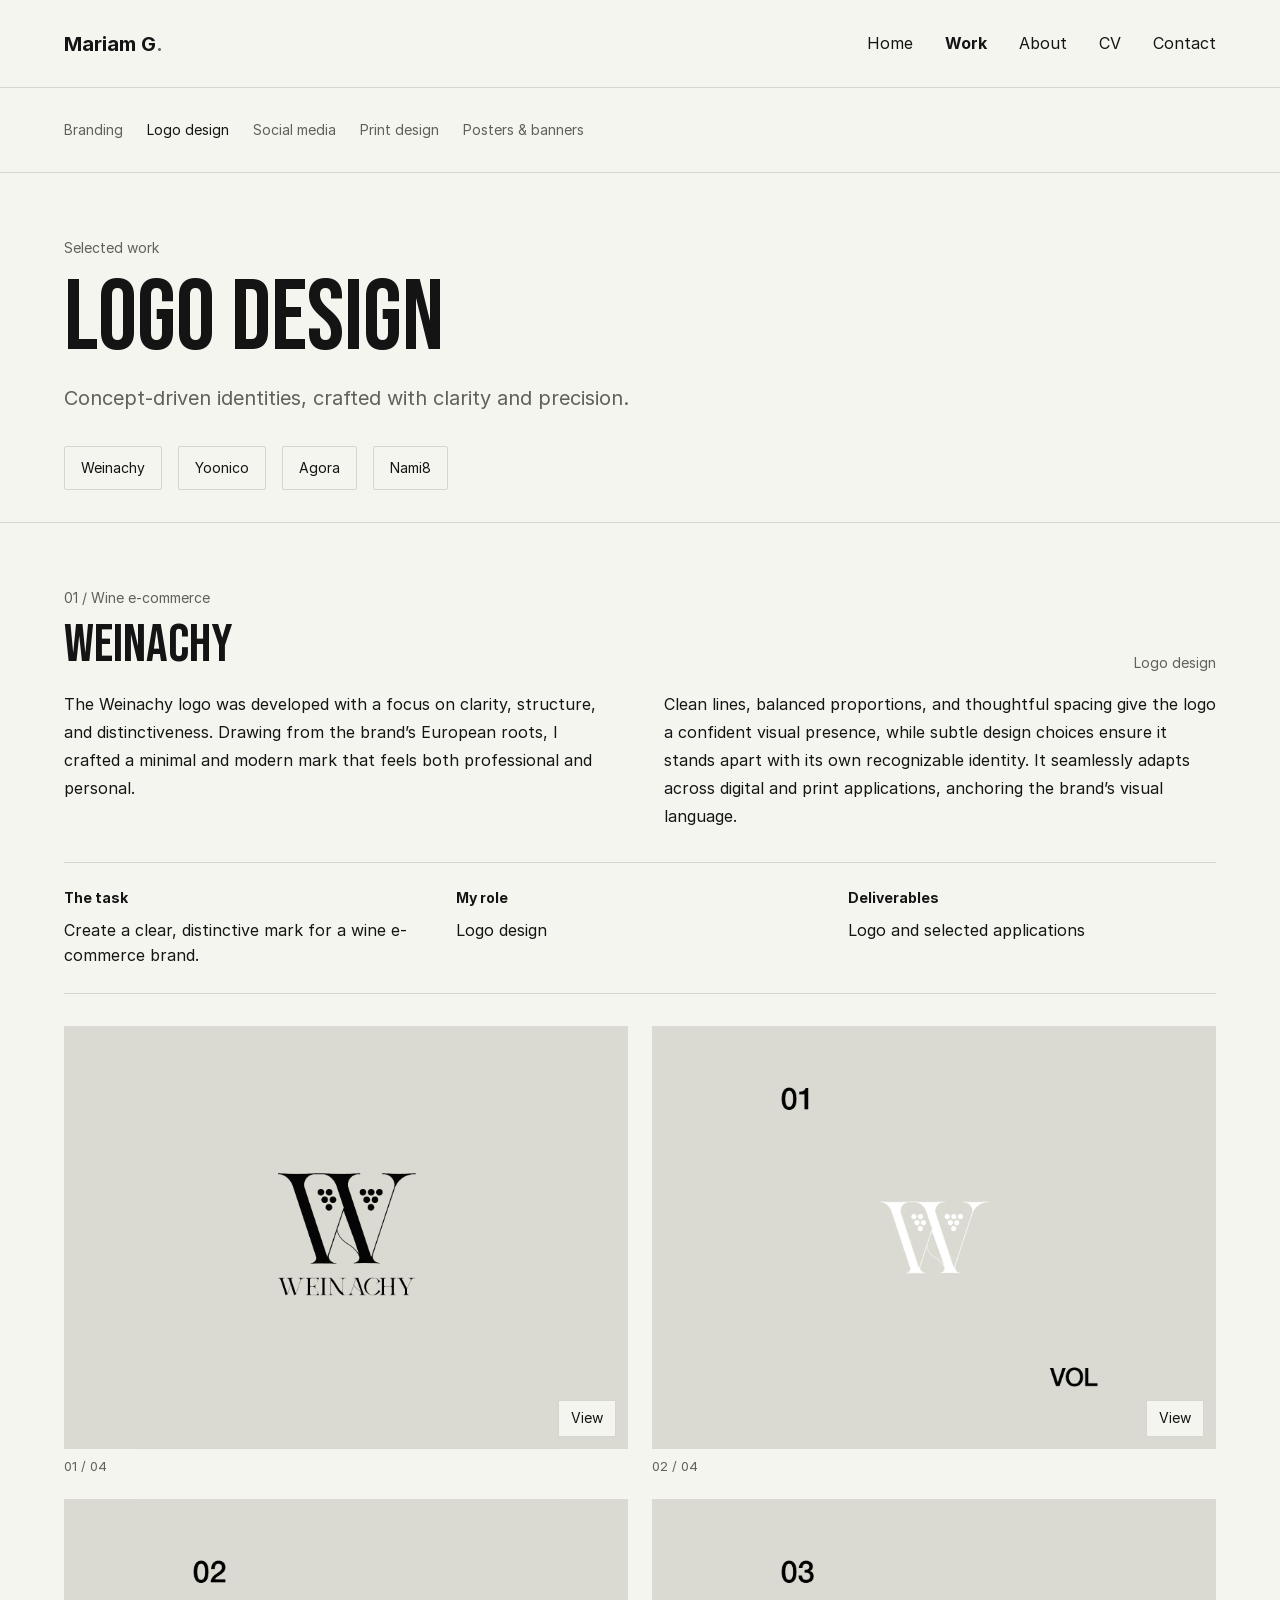
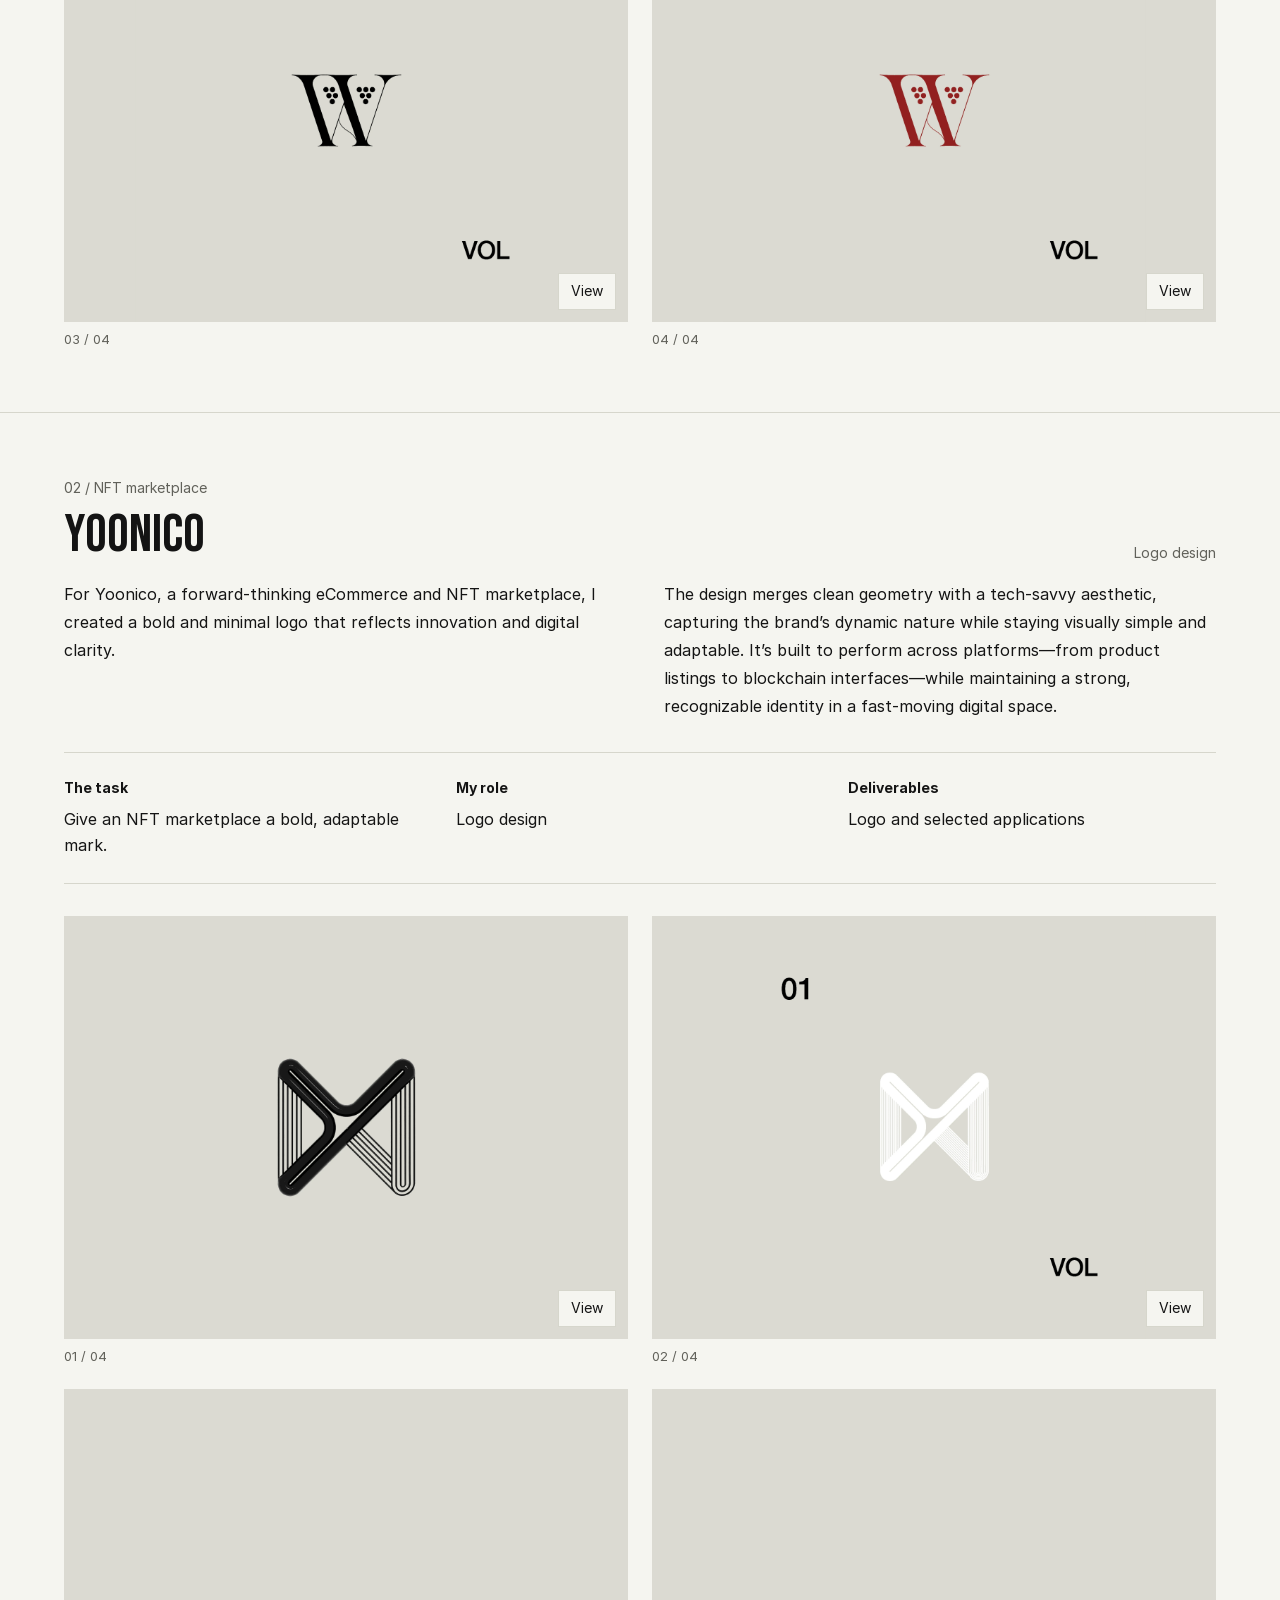
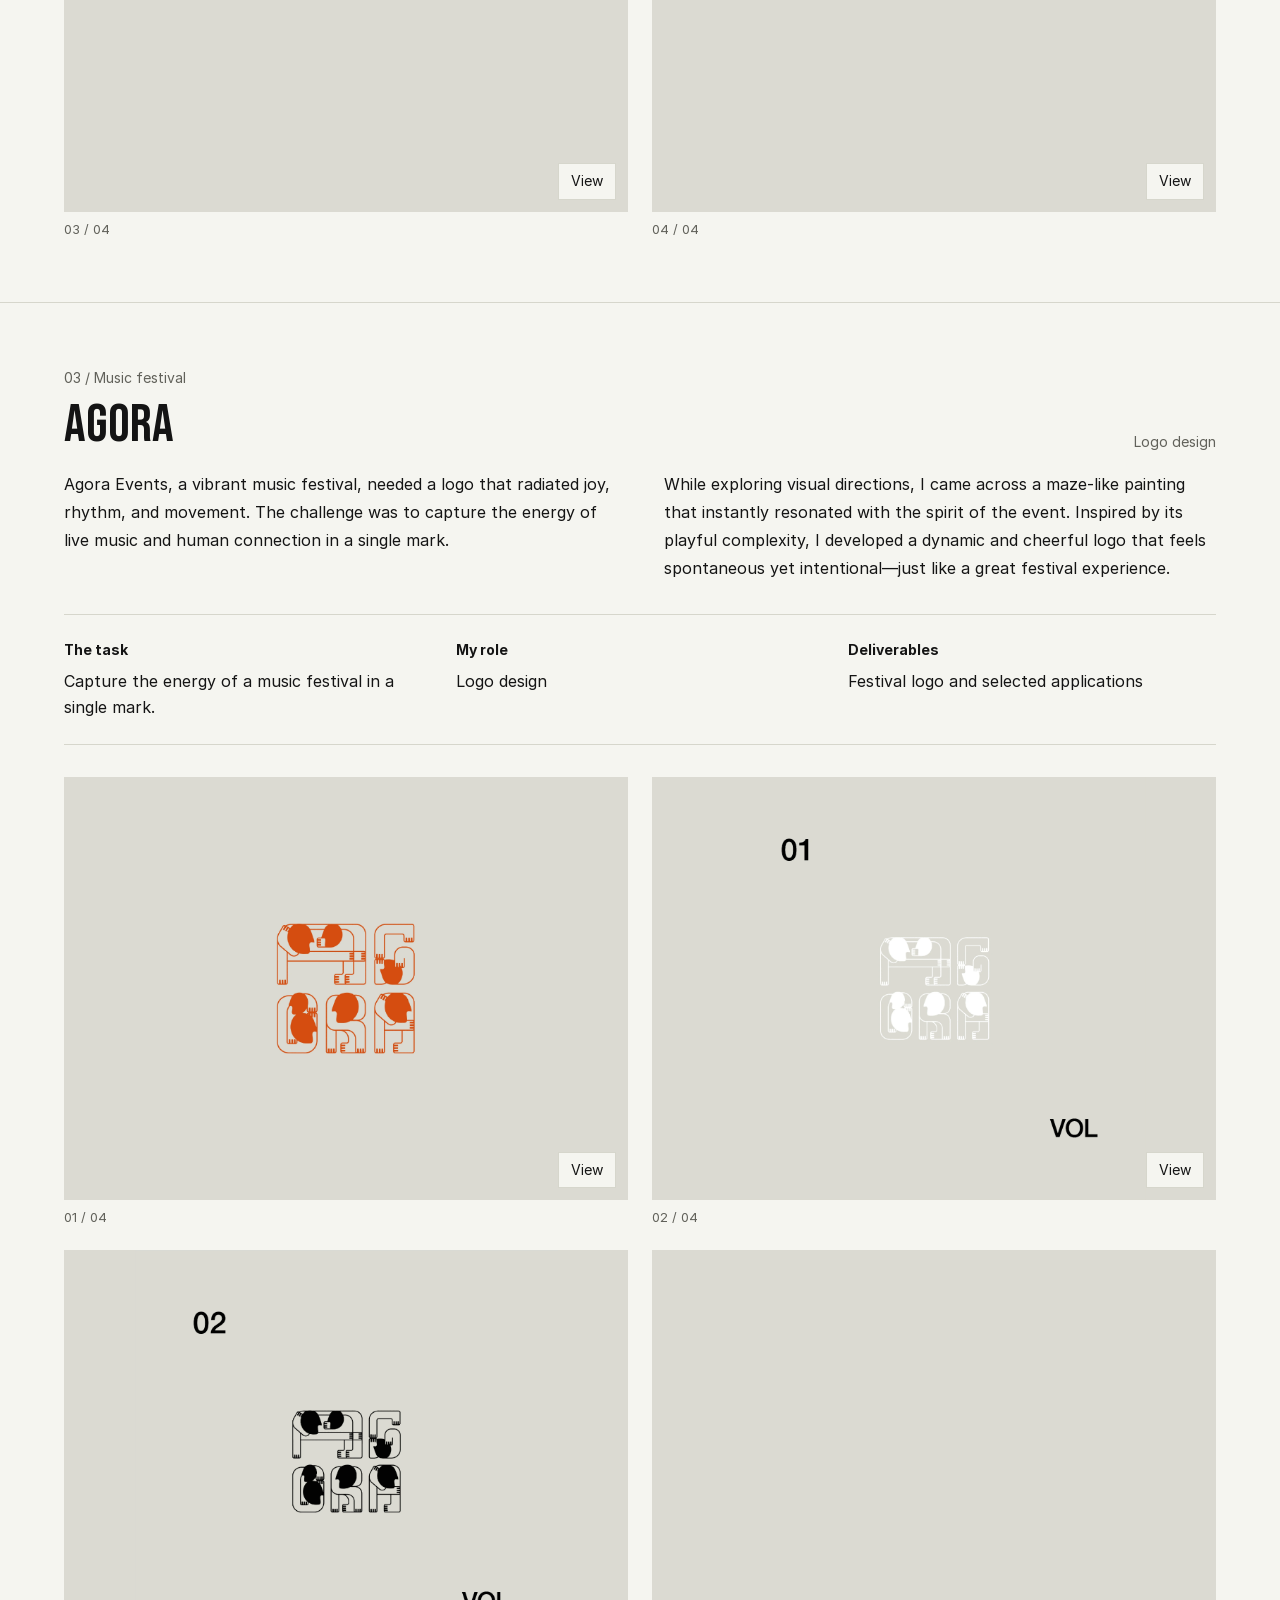
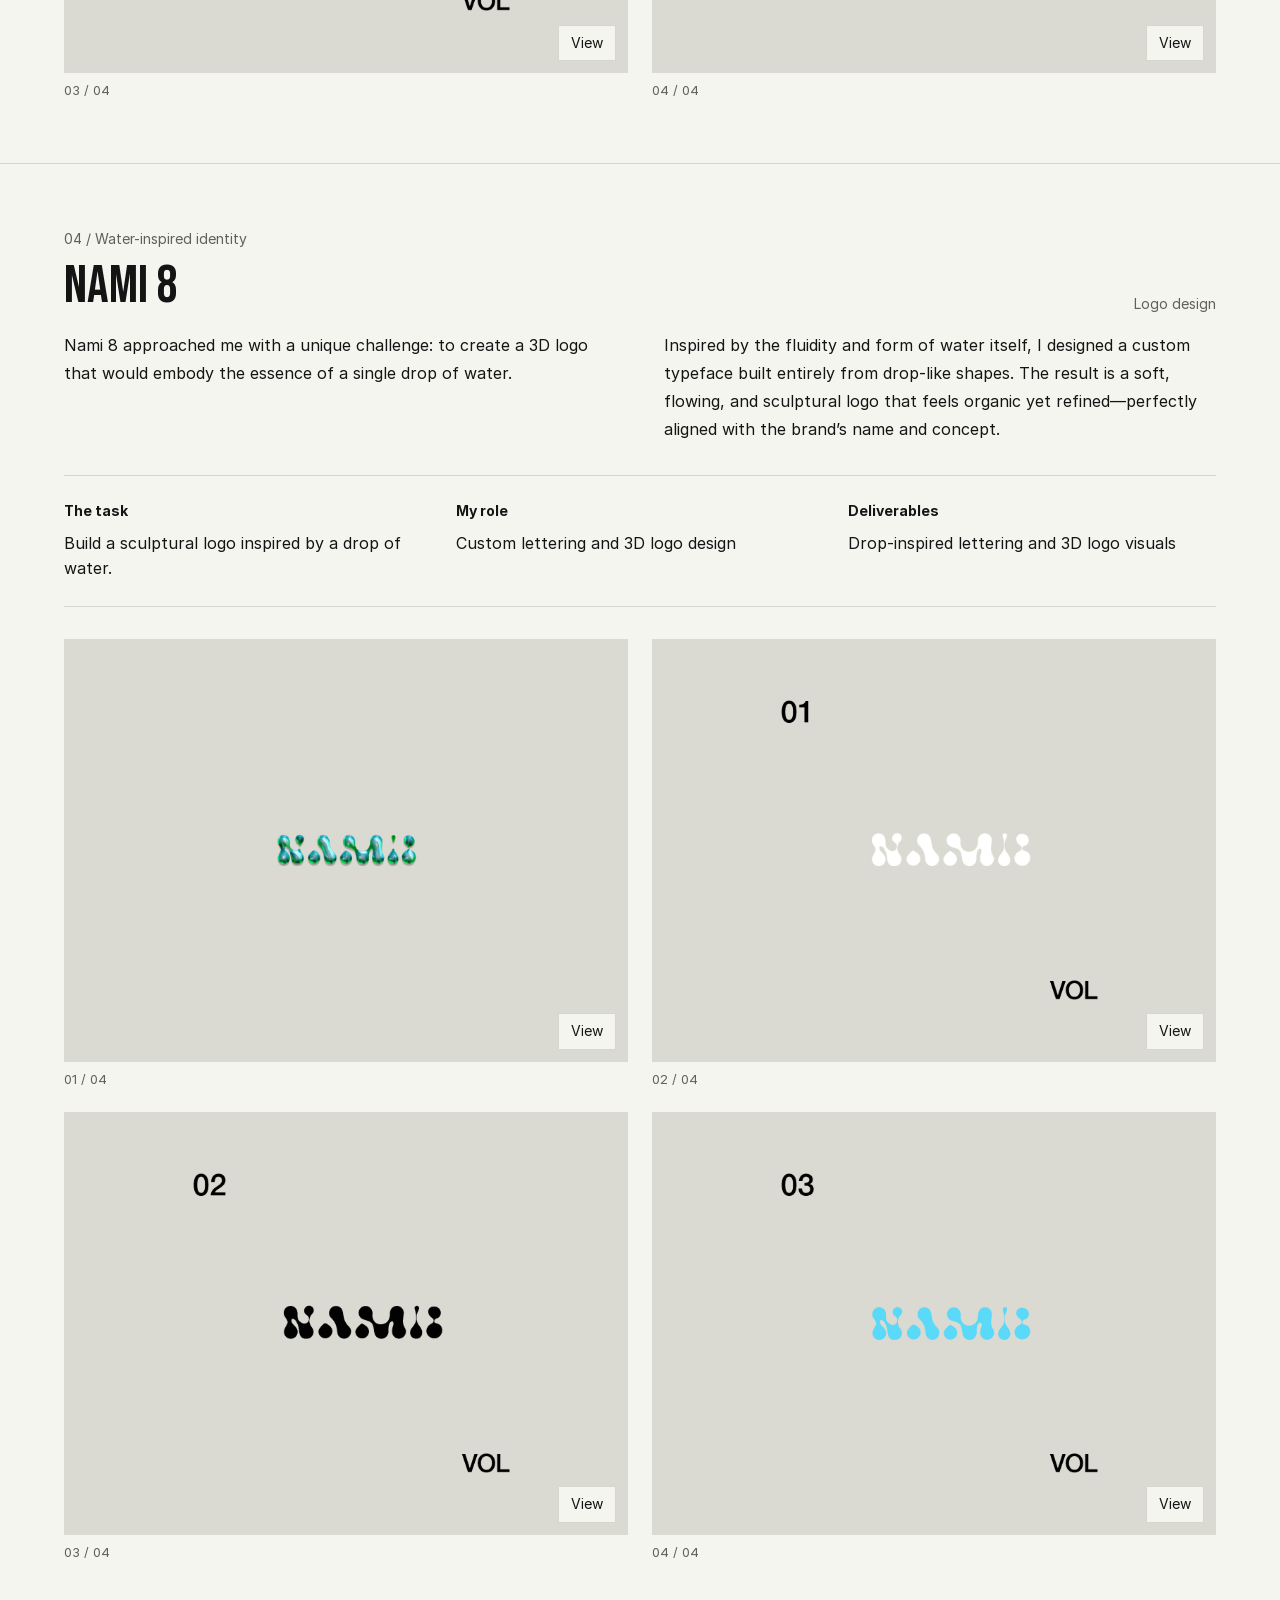
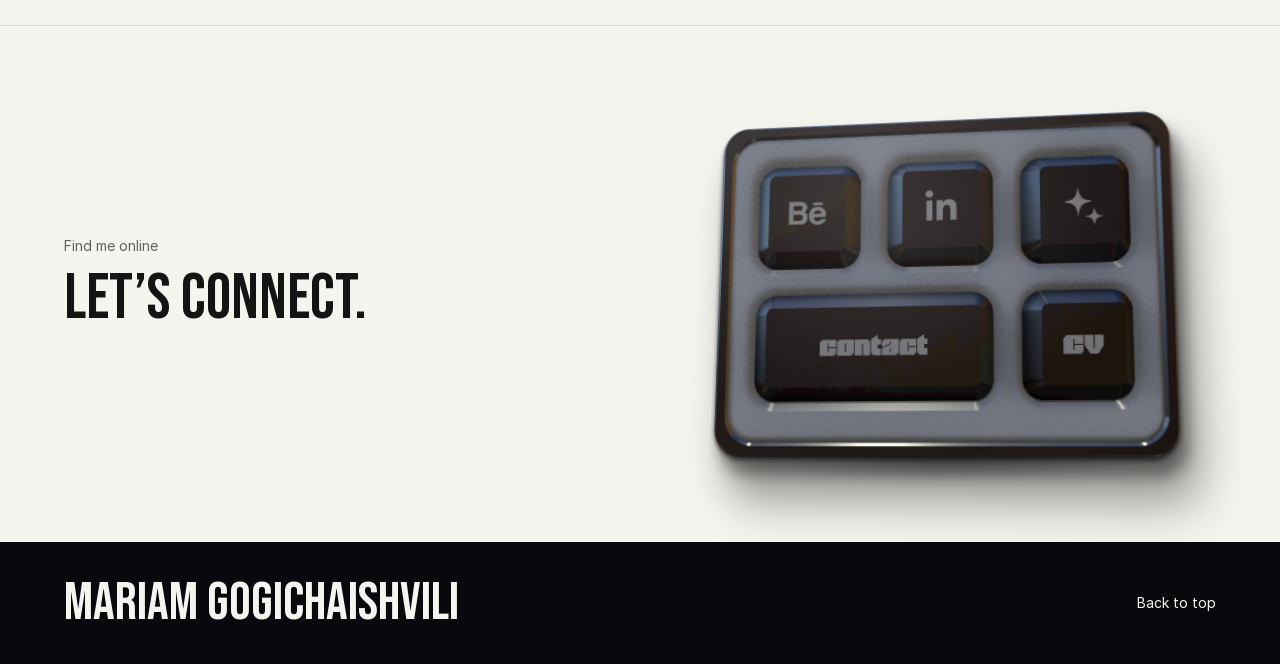
<file: docs/logos/index.html>
<!doctype html><html lang="en"><head><meta charset="utf-8"><meta name="viewport" content="width=device-width,initial-scale=1"><meta name="color-scheme" content="light"><title>Logo design — Mariam Gogichaishvili</title><meta name="description" content="Concept-driven identities, crafted with clarity and precision."><meta property="og:title" content="Logo design — Mariam Gogichaishvili"><meta property="og:description" content="Concept-driven identities, crafted with clarity and precision."><meta property="og:type" content="website"><meta property="og:url" content="https://gogichaishvilimariam.github.io/M.Gogichaishvili/logos/"><link rel="canonical" href="https://gogichaishvilimariam.github.io/M.Gogichaishvili/logos/"><link rel="icon" href="../favicon.svg" type="image/svg+xml"><link rel="stylesheet" href="../site.css?v=16"><script src="../site.js?v=3" defer></script><link rel="stylesheet" href="../controller.css?v=5"><script src="../controller.js?v=2" defer></script></head><body id="top"><a class="skip-link" href="#main">Skip to content</a><header class="site-header"><a class="wordmark" href="../index.html" aria-label="Mariam Gogichaishvili — home">Mariam G<span aria-hidden="true">.</span></a><nav aria-label="Main navigation"><a href="../index.html">Home</a><a href="../work/" aria-current="page">Work</a><a href="../about/">About</a><a href="../cv/">CV</a><a href="../contact/">Contact</a></nav></header><nav class="category-nav" aria-label="Work categories"><a href="../branding/">Branding</a><a href="../logos/" aria-current="page">Logo design</a><a href="../social-media/">Social media</a><a href="../print-design/">Print design</a><a href="../bannerposter/">Posters &amp; banners</a></nav><main id="main"><section class="page-intro section"><p class="eyebrow">Selected work</p><h1>Logo design</h1><p class="lead">Concept-driven identities, crafted with clarity and precision.</p></section><nav class="project-index" aria-label="Projects on this page"><a href="#weinachy">Weinachy </a><a href="#yoonico">Yoonico </a><a href="#agora">Agora </a><a href="#nami8">Nami8 </a></nav><article class="project section" id="weinachy"><header class="project-header"><div><p class="eyebrow">01 / Wine e-commerce</p><h2>Weinachy</h2></div><p class="project-type">Logo design</p></header><div class="project-copy"><p>The Weinachy logo was developed with a focus on clarity, structure, and distinctiveness. Drawing from the brand’s European roots, I crafted a minimal and modern mark that feels both professional and personal.</p><p>Clean lines, balanced proportions, and thoughtful spacing give the logo a confident visual presence, while subtle design choices ensure it stands apart with its own recognizable identity. It seamlessly adapts across digital and print applications, anchoring the brand’s visual language.</p></div><dl class="project-facts"><div><dt>The task</dt><dd>Create a clear, distinctive mark for a wine e-commerce brand.</dd></div><div><dt>My role</dt><dd>Logo design</dd></div><div><dt>Deliverables</dt><dd>Logo and selected applications</dd></div></dl><div class="gallery" role="group" aria-label="Weinachy project gallery"><figure><a class="gallery-open" href="../assets/47b5dde6aa680a1c23e9.webp" data-gallery="logos-weinachy" aria-label="Enlarge Weinachy — logo design, 1 of 4"><img class="" src="../assets/47b5dde6aa680a1c23e9.webp" alt="Weinachy — logo design, 1 of 4" width="2400" height="2400" loading="lazy" decoding="async"><span class="image-hint" aria-hidden="true">View</span></a><figcaption>01 / 04</figcaption></figure><figure><a class="gallery-open" href="../assets/17c806c03d2cdb8a9262.webp" data-gallery="logos-weinachy" aria-label="Enlarge Weinachy — logo design, 2 of 4"><img class="" src="../assets/17c806c03d2cdb8a9262.webp" alt="Weinachy — logo design, 2 of 4" width="2400" height="2400" loading="lazy" decoding="async"><span class="image-hint" aria-hidden="true">View</span></a><figcaption>02 / 04</figcaption></figure><figure><a class="gallery-open" href="../assets/db66912641b4473234b4.webp" data-gallery="logos-weinachy" aria-label="Enlarge Weinachy — logo design, 3 of 4"><img class="" src="../assets/db66912641b4473234b4.webp" alt="Weinachy — logo design, 3 of 4" width="2400" height="2400" loading="lazy" decoding="async"><span class="image-hint" aria-hidden="true">View</span></a><figcaption>03 / 04</figcaption></figure><figure><a class="gallery-open" href="../assets/2d0a8552f65633461fcf.webp" data-gallery="logos-weinachy" aria-label="Enlarge Weinachy — logo design, 4 of 4"><img class="" src="../assets/2d0a8552f65633461fcf.webp" alt="Weinachy — logo design, 4 of 4" width="2400" height="2400" loading="lazy" decoding="async"><span class="image-hint" aria-hidden="true">View</span></a><figcaption>04 / 04</figcaption></figure></div></article><article class="project section" id="yoonico"><header class="project-header"><div><p class="eyebrow">02 / NFT marketplace</p><h2>Yoonico</h2></div><p class="project-type">Logo design</p></header><div class="project-copy"><p>For Yoonico, a forward-thinking eCommerce and NFT marketplace, I created a bold and minimal logo that reflects innovation and digital clarity.</p><p>The design merges clean geometry with a tech-savvy aesthetic, capturing the brand’s dynamic nature while staying visually simple and adaptable. It’s built to perform across platforms—from product listings to blockchain interfaces—while maintaining a strong, recognizable identity in a fast-moving digital space.</p></div><dl class="project-facts"><div><dt>The task</dt><dd>Give an NFT marketplace a bold, adaptable mark.</dd></div><div><dt>My role</dt><dd>Logo design</dd></div><div><dt>Deliverables</dt><dd>Logo and selected applications</dd></div></dl><div class="gallery" role="group" aria-label="Yoonico project gallery"><figure><a class="gallery-open" href="../assets/e23d282dd7290678c187.webp" data-gallery="logos-yoonico" aria-label="Enlarge Yoonico — logo design, 1 of 4"><img class="" src="../assets/e23d282dd7290678c187.webp" alt="Yoonico — logo design, 1 of 4" width="2400" height="2400" loading="lazy" decoding="async"><span class="image-hint" aria-hidden="true">View</span></a><figcaption>01 / 04</figcaption></figure><figure><a class="gallery-open" href="../assets/6877c58d3a6562529e4c.webp" data-gallery="logos-yoonico" aria-label="Enlarge Yoonico — logo design, 2 of 4"><img class="" src="../assets/6877c58d3a6562529e4c.webp" alt="Yoonico — logo design, 2 of 4" width="2400" height="2400" loading="lazy" decoding="async"><span class="image-hint" aria-hidden="true">View</span></a><figcaption>02 / 04</figcaption></figure><figure><a class="gallery-open" href="../assets/bb733e9407e6745c7409.webp" data-gallery="logos-yoonico" aria-label="Enlarge Yoonico — logo design, 3 of 4"><img class="" src="../assets/bb733e9407e6745c7409.webp" alt="Yoonico — logo design, 3 of 4" width="2400" height="2400" loading="lazy" decoding="async"><span class="image-hint" aria-hidden="true">View</span></a><figcaption>03 / 04</figcaption></figure><figure><a class="gallery-open" href="../assets/0cbd6f9ae8d7467f4120.webp" data-gallery="logos-yoonico" aria-label="Enlarge Yoonico — logo design, 4 of 4"><img class="" src="../assets/0cbd6f9ae8d7467f4120.webp" alt="Yoonico — logo design, 4 of 4" width="2400" height="2400" loading="lazy" decoding="async"><span class="image-hint" aria-hidden="true">View</span></a><figcaption>04 / 04</figcaption></figure></div></article><article class="project section" id="agora"><header class="project-header"><div><p class="eyebrow">03 / Music festival</p><h2>Agora</h2></div><p class="project-type">Logo design</p></header><div class="project-copy"><p>Agora Events, a vibrant music festival, needed a logo that radiated joy, rhythm, and movement. The challenge was to capture the energy of live music and human connection in a single mark.</p><p>While exploring visual directions, I came across a maze-like painting that instantly resonated with the spirit of the event. Inspired by its playful complexity, I developed a dynamic and cheerful logo that feels spontaneous yet intentional—just like a great festival experience.</p></div><dl class="project-facts"><div><dt>The task</dt><dd>Capture the energy of a music festival in a single mark.</dd></div><div><dt>My role</dt><dd>Logo design</dd></div><div><dt>Deliverables</dt><dd>Festival logo and selected applications</dd></div></dl><div class="gallery" role="group" aria-label="Agora project gallery"><figure><a class="gallery-open" href="../assets/895e50cfe7906e34e685.webp" data-gallery="logos-agora" aria-label="Enlarge Agora — logo design, 1 of 4"><img class="" src="../assets/895e50cfe7906e34e685.webp" alt="Agora — logo design, 1 of 4" width="2400" height="2400" loading="lazy" decoding="async"><span class="image-hint" aria-hidden="true">View</span></a><figcaption>01 / 04</figcaption></figure><figure><a class="gallery-open" href="../assets/5131ce582160b56d263c.webp" data-gallery="logos-agora" aria-label="Enlarge Agora — logo design, 2 of 4"><img class="" src="../assets/5131ce582160b56d263c.webp" alt="Agora — logo design, 2 of 4" width="2400" height="2400" loading="lazy" decoding="async"><span class="image-hint" aria-hidden="true">View</span></a><figcaption>02 / 04</figcaption></figure><figure><a class="gallery-open" href="../assets/4d5dfc5fe107844be821.webp" data-gallery="logos-agora" aria-label="Enlarge Agora — logo design, 3 of 4"><img class="" src="../assets/4d5dfc5fe107844be821.webp" alt="Agora — logo design, 3 of 4" width="2400" height="2400" loading="lazy" decoding="async"><span class="image-hint" aria-hidden="true">View</span></a><figcaption>03 / 04</figcaption></figure><figure><a class="gallery-open" href="../assets/a79b4583daf82a24bec7.webp" data-gallery="logos-agora" aria-label="Enlarge Agora — logo design, 4 of 4"><img class="" src="../assets/a79b4583daf82a24bec7.webp" alt="Agora — logo design, 4 of 4" width="2400" height="2400" loading="lazy" decoding="async"><span class="image-hint" aria-hidden="true">View</span></a><figcaption>04 / 04</figcaption></figure></div></article><article class="project section" id="nami8"><header class="project-header"><div><p class="eyebrow">04 / Water-inspired identity</p><h2>Nami 8</h2></div><p class="project-type">Logo design</p></header><div class="project-copy"><p>Nami 8 approached me with a unique challenge: to create a 3D logo that would embody the essence of a single drop of water.</p><p>Inspired by the fluidity and form of water itself, I designed a custom typeface built entirely from drop-like shapes. The result is a soft, flowing, and sculptural logo that feels organic yet refined—perfectly aligned with the brand’s name and concept.</p></div><dl class="project-facts"><div><dt>The task</dt><dd>Build a sculptural logo inspired by a drop of water.</dd></div><div><dt>My role</dt><dd>Custom lettering and 3D logo design</dd></div><div><dt>Deliverables</dt><dd>Drop-inspired lettering and 3D logo visuals</dd></div></dl><div class="gallery" role="group" aria-label="Nami 8 project gallery"><figure><a class="gallery-open" href="../assets/0f17720c418a9585e1ee.webp" data-gallery="logos-nami-8" aria-label="Enlarge Nami 8 — logo design, 1 of 4"><img class="" src="../assets/0f17720c418a9585e1ee.webp" alt="Nami 8 — logo design, 1 of 4" width="2400" height="2400" loading="lazy" decoding="async"><span class="image-hint" aria-hidden="true">View</span></a><figcaption>01 / 04</figcaption></figure><figure><a class="gallery-open" href="../assets/80773811e9f94530b98e.webp" data-gallery="logos-nami-8" aria-label="Enlarge Nami 8 — logo design, 2 of 4"><img class="" src="../assets/80773811e9f94530b98e.webp" alt="Nami 8 — logo design, 2 of 4" width="2400" height="2400" loading="lazy" decoding="async"><span class="image-hint" aria-hidden="true">View</span></a><figcaption>02 / 04</figcaption></figure><figure><a class="gallery-open" href="../assets/07dada78bd2d2e1b4e84.webp" data-gallery="logos-nami-8" aria-label="Enlarge Nami 8 — logo design, 3 of 4"><img class="" src="../assets/07dada78bd2d2e1b4e84.webp" alt="Nami 8 — logo design, 3 of 4" width="2400" height="2400" loading="lazy" decoding="async"><span class="image-hint" aria-hidden="true">View</span></a><figcaption>03 / 04</figcaption></figure><figure><a class="gallery-open" href="../assets/a70a070f85c5c8460957.webp" data-gallery="logos-nami-8" aria-label="Enlarge Nami 8 — logo design, 4 of 4"><img class="" src="../assets/a70a070f85c5c8460957.webp" alt="Nami 8 — logo design, 4 of 4" width="2400" height="2400" loading="lazy" decoding="async"><span class="image-hint" aria-hidden="true">View</span></a><figcaption>04 / 04</figcaption></figure></div></article></main><section class="controller-section section" aria-labelledby="controller-title"><div class="controller-heading"><p class="eyebrow">Find me online</p><h2 id="controller-title">Let’s connect.</h2></div><div class="controller-stage"><nav class="controller-board" aria-label="Quick links"><img class="controller-base" src="../assets/controller.webp" width="944" height="699" alt="" loading="lazy" decoding="async"><a class="controller-key controller-key--behance" href="https://www.behance.net/gogichaishvili" aria-label="Behance" target="_blank" rel="noopener noreferrer" style="left:8.79237%;top:12.58941%;width:23.51695%;height:32.04578%;--bg-size:425.22523% 312.05357%;--bg-pos:11.49584% 18.52632%"><span class="controller-key-art" aria-hidden="true"></span><span class="controller-tooltip">Behance</span></a><a class="controller-key controller-key--linkedin" href="https://www.linkedin.com/in/gogichaishvili/" aria-label="LinkedIn" target="_blank" rel="noopener noreferrer" style="left:38.24153%;top:12.58941%;width:23.51695%;height:32.04578%;--bg-size:425.22523% 312.05357%;--bg-pos:50.00000% 18.52632%"><span class="controller-key-art" aria-hidden="true"></span><span class="controller-tooltip">LinkedIn</span></a><a class="controller-key controller-key--work" href="https://www.marketer.ge/vodka-made-in-guria/" aria-label="Read my feature in Marketer" target="_blank" rel="noopener noreferrer" style="left:67.58475%;top:12.58941%;width:23.51695%;height:32.04578%;--bg-size:425.22523% 312.05357%;--bg-pos:88.36565% 18.52632%"><span class="controller-key-art" aria-hidden="true"></span><span class="controller-tooltip">Featured in Marketer</span></a><a class="controller-key controller-key--contact" href="../contact/" aria-label="Contact" style="left:8.79237%;top:52.36052%;width:52.96610%;height:32.04578%;--bg-size:188.80000% 312.05357%;--bg-pos:18.69369% 77.05263%"><span class="controller-key-art" aria-hidden="true"></span><span class="controller-tooltip">Contact</span></a><a class="controller-key controller-key--cv" href="../assets/mariam-cv-2026.pdf?v=2" aria-label="View CV (PDF)" target="_blank" rel="noopener noreferrer" style="left:67.58475%;top:52.36052%;width:23.51695%;height:32.04578%;--bg-size:425.22523% 312.05357%;--bg-pos:88.36565% 77.05263%"><span class="controller-key-art" aria-hidden="true"></span><span class="controller-tooltip">View CV (PDF)</span></a></nav></div></section><footer class="site-footer"><a class="footer-name" href="../index.html">Mariam Gogichaishvili</a><a class="back-to-top" href="#top">Back to top</a></footer><dialog class="lightbox" aria-label="Image viewer"><div class="lightbox-bar"><span class="lightbox-count" aria-live="polite"></span><button type="button" data-close aria-label="Close image viewer">Close ×</button></div><div class="lightbox-stage"><button type="button" data-prev aria-label="Previous image"><svg viewBox="0 0 24 24" width="24" height="24" fill="none" stroke="currentColor" stroke-width="1.5" aria-hidden="true" focusable="false"><path d="m14 5-7 7 7 7M7 12h14"/></svg></button><img alt=""><button type="button" data-next aria-label="Next image"><svg viewBox="0 0 24 24" width="24" height="24" fill="none" stroke="currentColor" stroke-width="1.5" aria-hidden="true" focusable="false"><path d="m10 5 7 7-7 7M3 12h14"/></svg></button></div><p class="lightbox-caption"></p></dialog></body></html>
</file>
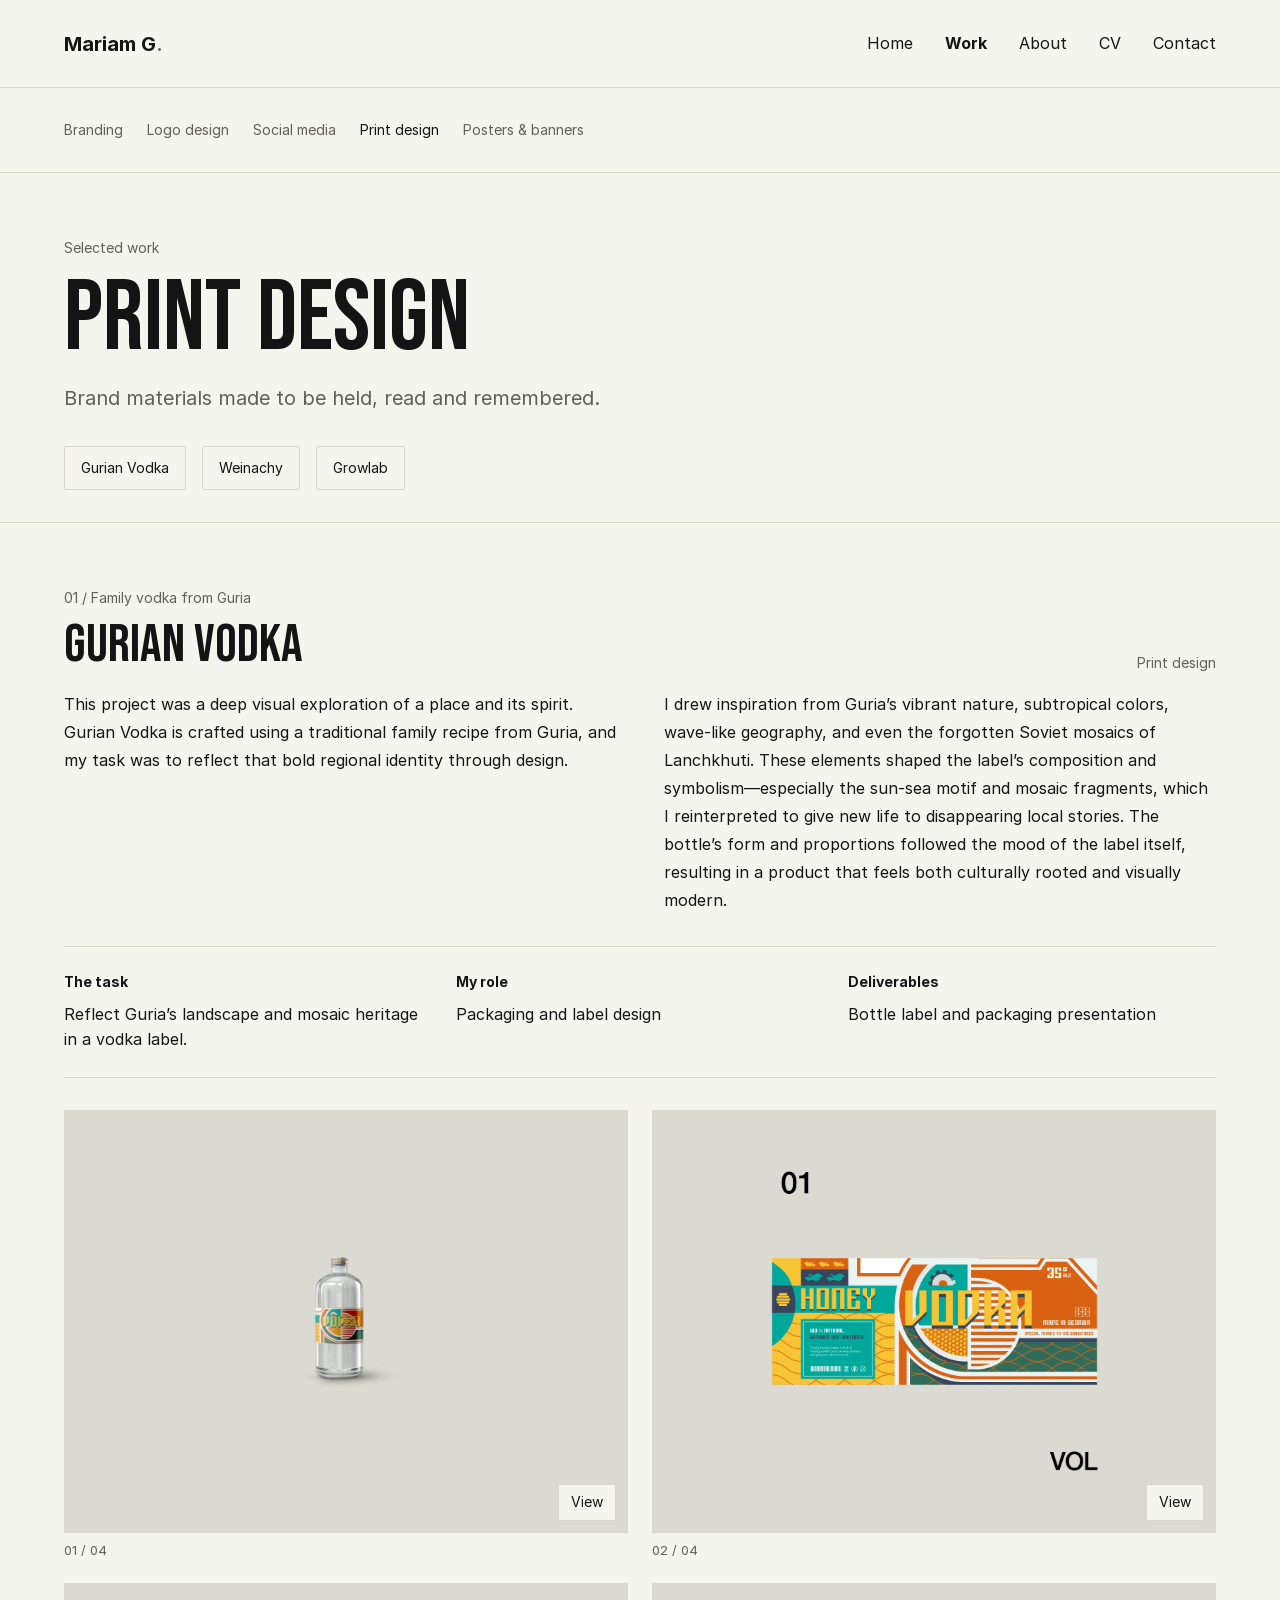
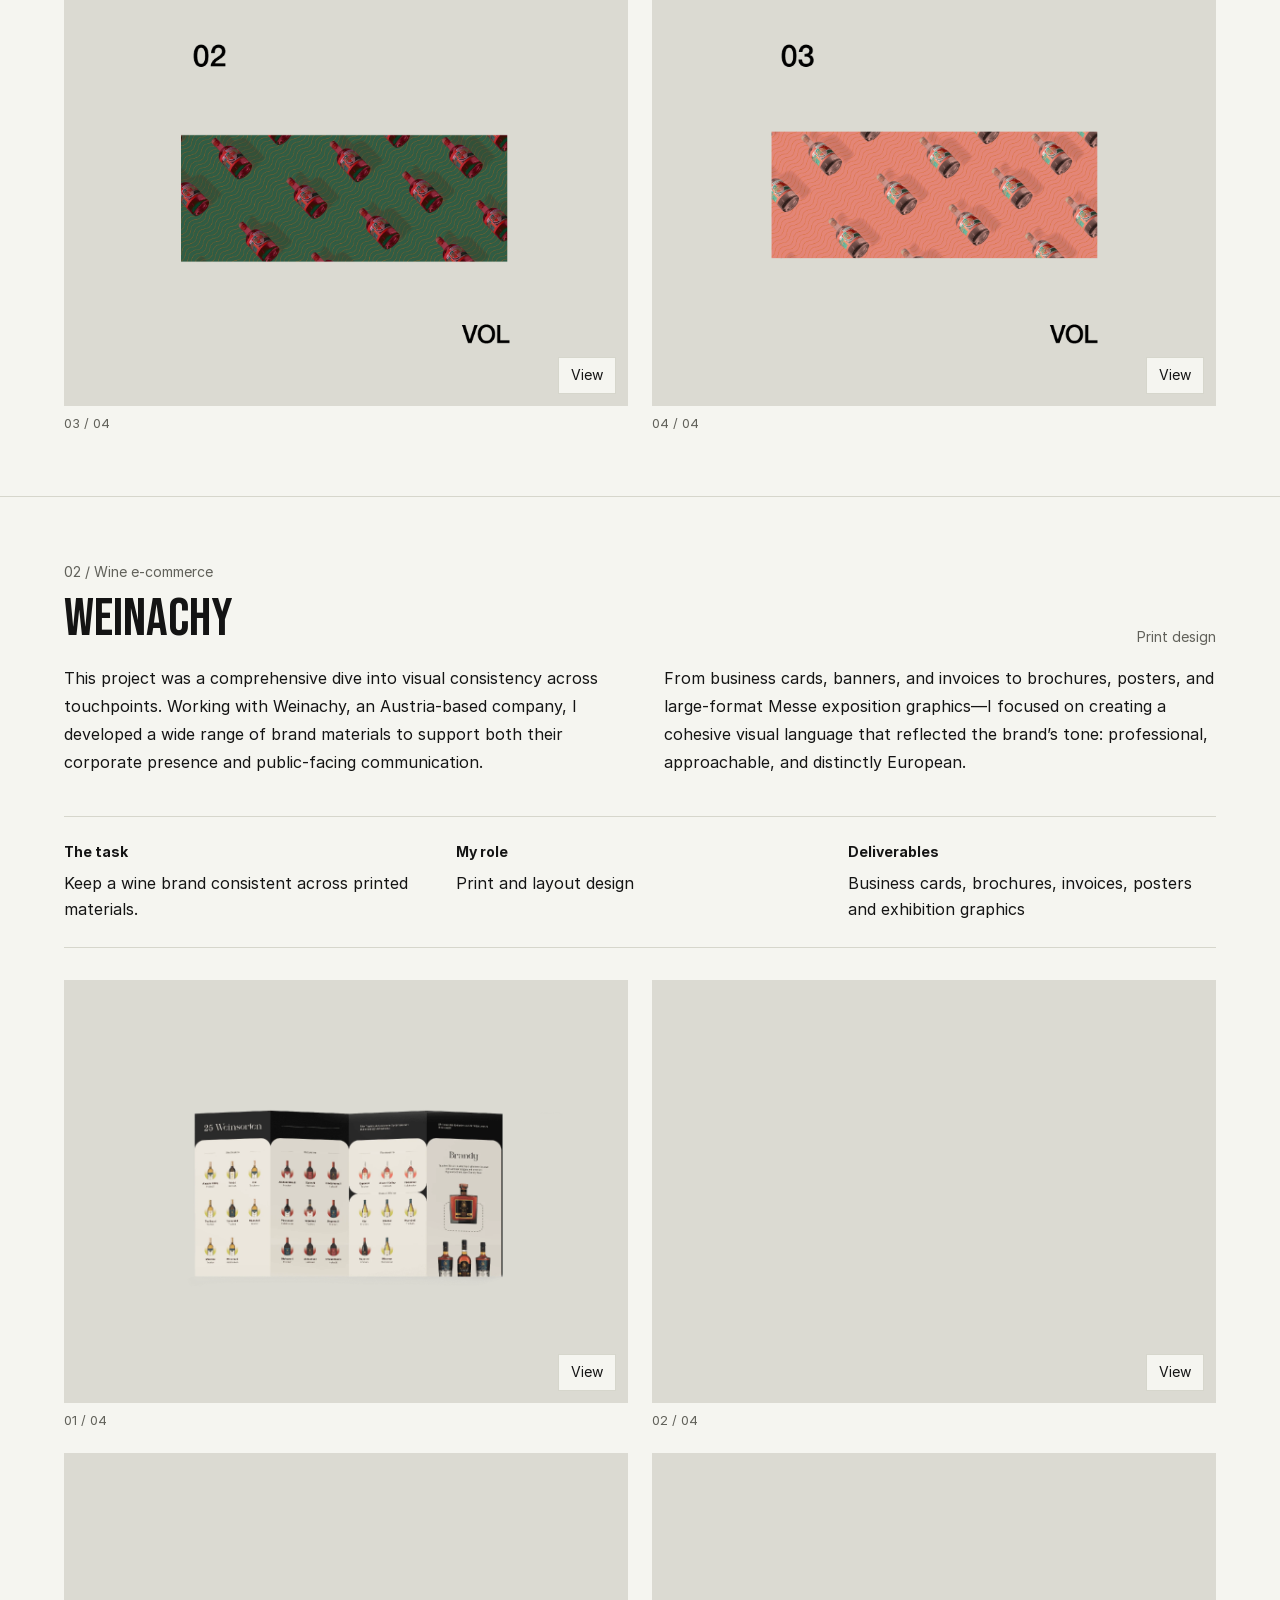
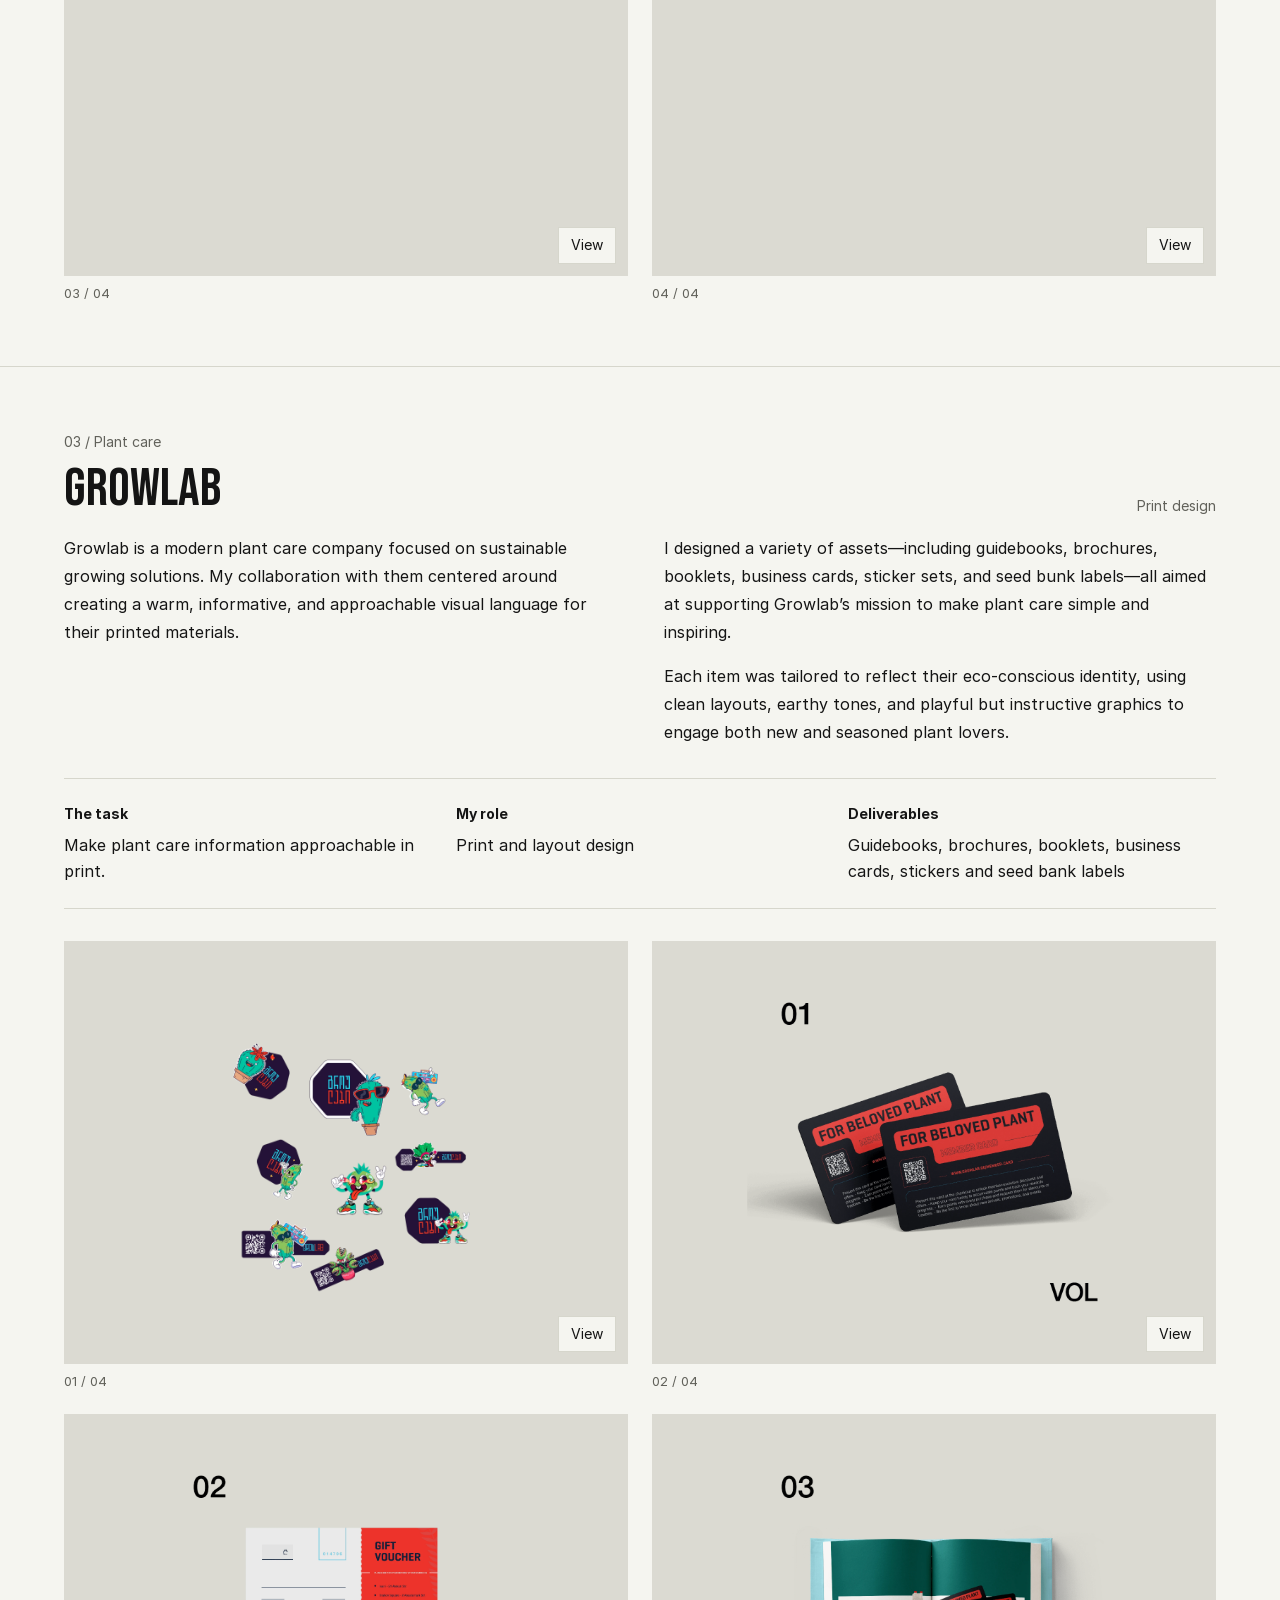
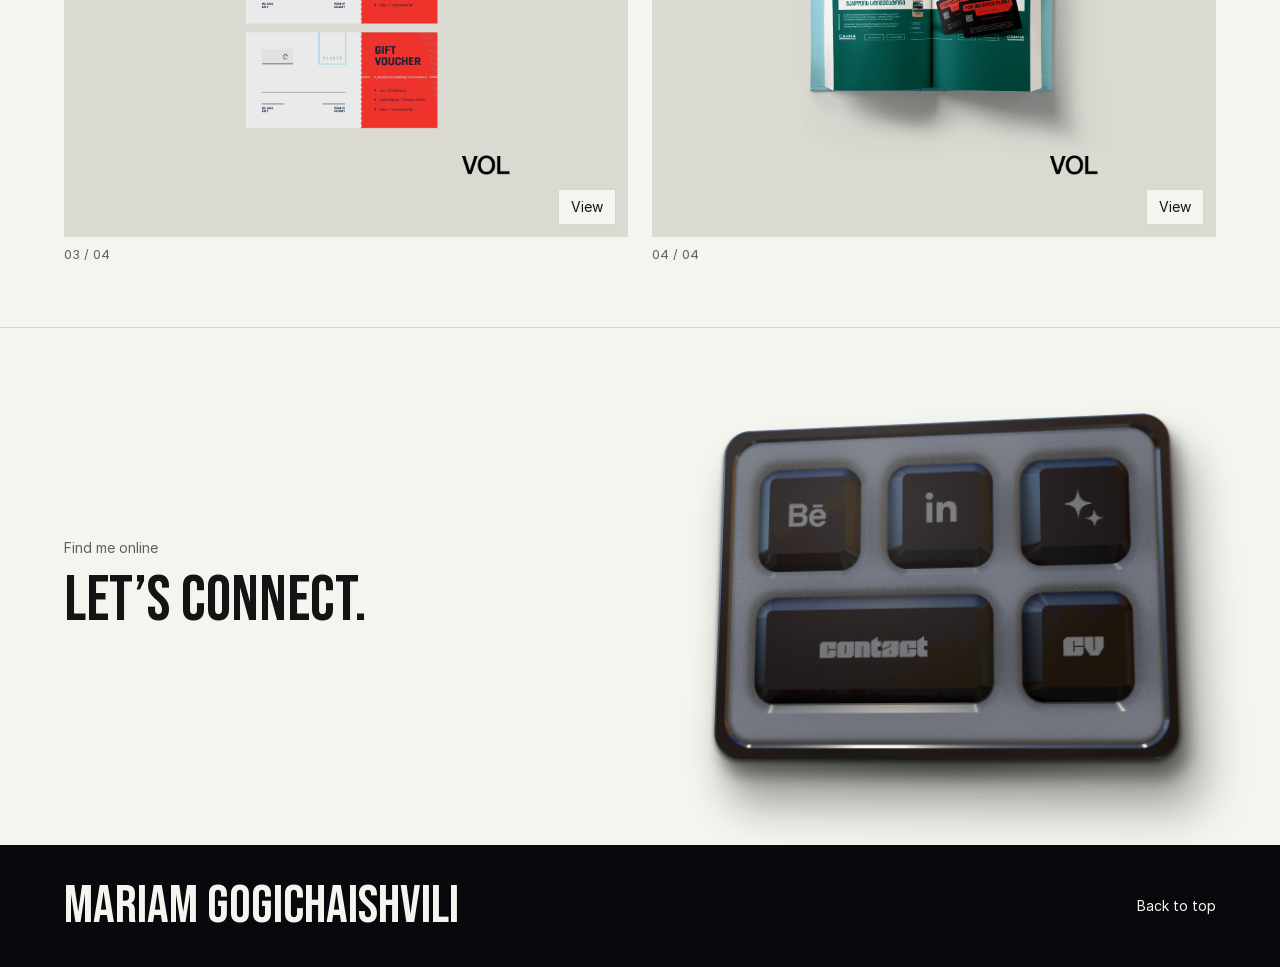
<file: docs/print-design/index.html>
<!doctype html><html lang="en"><head><meta charset="utf-8"><meta name="viewport" content="width=device-width,initial-scale=1"><meta name="color-scheme" content="light"><title>Print design — Mariam Gogichaishvili</title><meta name="description" content="Brand materials made to be held, read and remembered."><meta property="og:title" content="Print design — Mariam Gogichaishvili"><meta property="og:description" content="Brand materials made to be held, read and remembered."><meta property="og:type" content="website"><meta property="og:url" content="https://gogichaishvilimariam.github.io/M.Gogichaishvili/print-design/"><link rel="canonical" href="https://gogichaishvilimariam.github.io/M.Gogichaishvili/print-design/"><link rel="icon" href="../favicon.svg" type="image/svg+xml"><link rel="stylesheet" href="../site.css?v=16"><script src="../site.js?v=3" defer></script><link rel="stylesheet" href="../controller.css?v=5"><script src="../controller.js?v=2" defer></script></head><body id="top"><a class="skip-link" href="#main">Skip to content</a><header class="site-header"><a class="wordmark" href="../index.html" aria-label="Mariam Gogichaishvili — home">Mariam G<span aria-hidden="true">.</span></a><nav aria-label="Main navigation"><a href="../index.html">Home</a><a href="../work/" aria-current="page">Work</a><a href="../about/">About</a><a href="../cv/">CV</a><a href="../contact/">Contact</a></nav></header><nav class="category-nav" aria-label="Work categories"><a href="../branding/">Branding</a><a href="../logos/">Logo design</a><a href="../social-media/">Social media</a><a href="../print-design/" aria-current="page">Print design</a><a href="../bannerposter/">Posters &amp; banners</a></nav><main id="main"><section class="page-intro section"><p class="eyebrow">Selected work</p><h1>Print design</h1><p class="lead">Brand materials made to be held, read and remembered.</p></section><nav class="project-index" aria-label="Projects on this page"><a href="#gurian-vodka">Gurian Vodka </a><a href="#weinachy">Weinachy </a><a href="#growlab">Growlab </a></nav><article class="project section" id="gurian-vodka"><header class="project-header"><div><p class="eyebrow">01 / Family vodka from Guria</p><h2>Gurian Vodka</h2></div><p class="project-type">Print design</p></header><div class="project-copy"><p>This project was a deep visual exploration of a place and its spirit. Gurian Vodka is crafted using a traditional family recipe from Guria, and my task was to reflect that bold regional identity through design.</p><p>I drew inspiration from Guria’s vibrant nature, subtropical colors, wave-like geography, and even the forgotten Soviet mosaics of Lanchkhuti. These elements shaped the label’s composition and symbolism—especially the sun-sea motif and mosaic fragments, which I reinterpreted to give new life to disappearing local stories. The bottle’s form and proportions followed the mood of the label itself, resulting in a product that feels both culturally rooted and visually modern.</p></div><dl class="project-facts"><div><dt>The task</dt><dd>Reflect Guria’s landscape and mosaic heritage in a vodka label.</dd></div><div><dt>My role</dt><dd>Packaging and label design</dd></div><div><dt>Deliverables</dt><dd>Bottle label and packaging presentation</dd></div></dl><div class="gallery" role="group" aria-label="Gurian Vodka project gallery"><figure><a class="gallery-open" href="../assets/69aa9503dd398296a815.webp" data-gallery="print-design-gurian-vodka" aria-label="Enlarge Gurian Vodka — print design, 1 of 4"><img class="" src="../assets/69aa9503dd398296a815.webp" alt="Gurian Vodka — print design, 1 of 4" width="2000" height="2000" loading="lazy" decoding="async"><span class="image-hint" aria-hidden="true">View</span></a><figcaption>01 / 04</figcaption></figure><figure><a class="gallery-open" href="../assets/c36820658cbd1066dba5.webp" data-gallery="print-design-gurian-vodka" aria-label="Enlarge Gurian Vodka — print design, 2 of 4"><img class="" src="../assets/c36820658cbd1066dba5.webp" alt="Gurian Vodka — print design, 2 of 4" width="2400" height="2400" loading="lazy" decoding="async"><span class="image-hint" aria-hidden="true">View</span></a><figcaption>02 / 04</figcaption></figure><figure><a class="gallery-open" href="../assets/f6fcd9dc9925e671b9e0.webp" data-gallery="print-design-gurian-vodka" aria-label="Enlarge Gurian Vodka — print design, 3 of 4"><img class="" src="../assets/f6fcd9dc9925e671b9e0.webp" alt="Gurian Vodka — print design, 3 of 4" width="2400" height="2400" loading="lazy" decoding="async"><span class="image-hint" aria-hidden="true">View</span></a><figcaption>03 / 04</figcaption></figure><figure><a class="gallery-open" href="../assets/eaba7b8cba5d7ca3b1ef.webp" data-gallery="print-design-gurian-vodka" aria-label="Enlarge Gurian Vodka — print design, 4 of 4"><img class="" src="../assets/eaba7b8cba5d7ca3b1ef.webp" alt="Gurian Vodka — print design, 4 of 4" width="2400" height="2400" loading="lazy" decoding="async"><span class="image-hint" aria-hidden="true">View</span></a><figcaption>04 / 04</figcaption></figure></div></article><article class="project section" id="weinachy"><header class="project-header"><div><p class="eyebrow">02 / Wine e-commerce</p><h2>Weinachy</h2></div><p class="project-type">Print design</p></header><div class="project-copy"><p>This project was a comprehensive dive into visual consistency across touchpoints. Working with Weinachy, an Austria-based company, I developed a wide range of brand materials to support both their corporate presence and public-facing communication.</p><p>From business cards, banners, and invoices to brochures, posters, and large-format Messe exposition graphics—I focused on creating a cohesive visual language that reflected the brand’s tone: professional, approachable, and distinctly European.</p></div><dl class="project-facts"><div><dt>The task</dt><dd>Keep a wine brand consistent across printed materials.</dd></div><div><dt>My role</dt><dd>Print and layout design</dd></div><div><dt>Deliverables</dt><dd>Business cards, brochures, invoices, posters and exhibition graphics</dd></div></dl><div class="gallery" role="group" aria-label="Weinachy project gallery"><figure><a class="gallery-open" href="../assets/d0e54943e26440893b68.webp" data-gallery="print-design-weinachy" aria-label="Enlarge Weinachy — print design, 1 of 4"><img class="" src="../assets/d0e54943e26440893b68.webp" alt="Weinachy — print design, 1 of 4" width="2400" height="1800" loading="lazy" decoding="async"><span class="image-hint" aria-hidden="true">View</span></a><figcaption>01 / 04</figcaption></figure><figure><a class="gallery-open" href="../assets/ee8776220f2e763b3a0e.webp" data-gallery="print-design-weinachy" aria-label="Enlarge Weinachy — print design, 2 of 4"><img class="" src="../assets/ee8776220f2e763b3a0e.webp" alt="Weinachy — print design, 2 of 4" width="2400" height="2400" loading="lazy" decoding="async"><span class="image-hint" aria-hidden="true">View</span></a><figcaption>02 / 04</figcaption></figure><figure><a class="gallery-open" href="../assets/931d1a14290dfeb383be.webp" data-gallery="print-design-weinachy" aria-label="Enlarge Weinachy — print design, 3 of 4"><img class="" src="../assets/931d1a14290dfeb383be.webp" alt="Weinachy — print design, 3 of 4" width="2400" height="2400" loading="lazy" decoding="async"><span class="image-hint" aria-hidden="true">View</span></a><figcaption>03 / 04</figcaption></figure><figure><a class="gallery-open" href="../assets/ca6afc6f189caadc2660.webp" data-gallery="print-design-weinachy" aria-label="Enlarge Weinachy — print design, 4 of 4"><img class="" src="../assets/ca6afc6f189caadc2660.webp" alt="Weinachy — print design, 4 of 4" width="2400" height="2400" loading="lazy" decoding="async"><span class="image-hint" aria-hidden="true">View</span></a><figcaption>04 / 04</figcaption></figure></div></article><article class="project section" id="growlab"><header class="project-header"><div><p class="eyebrow">03 / Plant care</p><h2>Growlab</h2></div><p class="project-type">Print design</p></header><div class="project-copy"><p>Growlab is a modern plant care company focused on sustainable growing solutions. My collaboration with them centered around creating a warm, informative, and approachable visual language for their printed materials.</p><p>I designed a variety of assets—including guidebooks, brochures, booklets, business cards, sticker sets, and seed bunk labels—all aimed at supporting Growlab’s mission to make plant care simple and inspiring.</p><p>Each item was tailored to reflect their eco-conscious identity, using clean layouts, earthy tones, and playful but instructive graphics to engage both new and seasoned plant lovers.</p></div><dl class="project-facts"><div><dt>The task</dt><dd>Make plant care information approachable in print.</dd></div><div><dt>My role</dt><dd>Print and layout design</dd></div><div><dt>Deliverables</dt><dd>Guidebooks, brochures, booklets, business cards, stickers and seed bank labels</dd></div></dl><div class="gallery" role="group" aria-label="Growlab project gallery"><figure><a class="gallery-open" href="../assets/ce730ced2c38d64b5940.webp" data-gallery="print-design-growlab" aria-label="Enlarge Growlab — print design, 1 of 4"><img class="" src="../assets/ce730ced2c38d64b5940.webp" alt="Growlab — print design, 1 of 4" width="2000" height="2000" loading="lazy" decoding="async"><span class="image-hint" aria-hidden="true">View</span></a><figcaption>01 / 04</figcaption></figure><figure><a class="gallery-open" href="../assets/677d46f952b5b8faea89.webp" data-gallery="print-design-growlab" aria-label="Enlarge Growlab — print design, 2 of 4"><img class="" src="../assets/677d46f952b5b8faea89.webp" alt="Growlab — print design, 2 of 4" width="2400" height="2400" loading="lazy" decoding="async"><span class="image-hint" aria-hidden="true">View</span></a><figcaption>02 / 04</figcaption></figure><figure><a class="gallery-open" href="../assets/0c31784a2535b21f4c86.webp" data-gallery="print-design-growlab" aria-label="Enlarge Growlab — print design, 3 of 4"><img class="" src="../assets/0c31784a2535b21f4c86.webp" alt="Growlab — print design, 3 of 4" width="2400" height="2400" loading="lazy" decoding="async"><span class="image-hint" aria-hidden="true">View</span></a><figcaption>03 / 04</figcaption></figure><figure><a class="gallery-open" href="../assets/168b92394db418f3b97b.webp" data-gallery="print-design-growlab" aria-label="Enlarge Growlab — print design, 4 of 4"><img class="" src="../assets/168b92394db418f3b97b.webp" alt="Growlab — print design, 4 of 4" width="2400" height="2400" loading="lazy" decoding="async"><span class="image-hint" aria-hidden="true">View</span></a><figcaption>04 / 04</figcaption></figure></div></article></main><section class="controller-section section" aria-labelledby="controller-title"><div class="controller-heading"><p class="eyebrow">Find me online</p><h2 id="controller-title">Let’s connect.</h2></div><div class="controller-stage"><nav class="controller-board" aria-label="Quick links"><img class="controller-base" src="../assets/controller.webp" width="944" height="699" alt="" loading="lazy" decoding="async"><a class="controller-key controller-key--behance" href="https://www.behance.net/gogichaishvili" aria-label="Behance" target="_blank" rel="noopener noreferrer" style="left:8.79237%;top:12.58941%;width:23.51695%;height:32.04578%;--bg-size:425.22523% 312.05357%;--bg-pos:11.49584% 18.52632%"><span class="controller-key-art" aria-hidden="true"></span><span class="controller-tooltip">Behance</span></a><a class="controller-key controller-key--linkedin" href="https://www.linkedin.com/in/gogichaishvili/" aria-label="LinkedIn" target="_blank" rel="noopener noreferrer" style="left:38.24153%;top:12.58941%;width:23.51695%;height:32.04578%;--bg-size:425.22523% 312.05357%;--bg-pos:50.00000% 18.52632%"><span class="controller-key-art" aria-hidden="true"></span><span class="controller-tooltip">LinkedIn</span></a><a class="controller-key controller-key--work" href="https://www.marketer.ge/vodka-made-in-guria/" aria-label="Read my feature in Marketer" target="_blank" rel="noopener noreferrer" style="left:67.58475%;top:12.58941%;width:23.51695%;height:32.04578%;--bg-size:425.22523% 312.05357%;--bg-pos:88.36565% 18.52632%"><span class="controller-key-art" aria-hidden="true"></span><span class="controller-tooltip">Featured in Marketer</span></a><a class="controller-key controller-key--contact" href="../contact/" aria-label="Contact" style="left:8.79237%;top:52.36052%;width:52.96610%;height:32.04578%;--bg-size:188.80000% 312.05357%;--bg-pos:18.69369% 77.05263%"><span class="controller-key-art" aria-hidden="true"></span><span class="controller-tooltip">Contact</span></a><a class="controller-key controller-key--cv" href="../assets/mariam-cv-2026.pdf?v=2" aria-label="View CV (PDF)" target="_blank" rel="noopener noreferrer" style="left:67.58475%;top:52.36052%;width:23.51695%;height:32.04578%;--bg-size:425.22523% 312.05357%;--bg-pos:88.36565% 77.05263%"><span class="controller-key-art" aria-hidden="true"></span><span class="controller-tooltip">View CV (PDF)</span></a></nav></div></section><footer class="site-footer"><a class="footer-name" href="../index.html">Mariam Gogichaishvili</a><a class="back-to-top" href="#top">Back to top</a></footer><dialog class="lightbox" aria-label="Image viewer"><div class="lightbox-bar"><span class="lightbox-count" aria-live="polite"></span><button type="button" data-close aria-label="Close image viewer">Close ×</button></div><div class="lightbox-stage"><button type="button" data-prev aria-label="Previous image"><svg viewBox="0 0 24 24" width="24" height="24" fill="none" stroke="currentColor" stroke-width="1.5" aria-hidden="true" focusable="false"><path d="m14 5-7 7 7 7M7 12h14"/></svg></button><img alt=""><button type="button" data-next aria-label="Next image"><svg viewBox="0 0 24 24" width="24" height="24" fill="none" stroke="currentColor" stroke-width="1.5" aria-hidden="true" focusable="false"><path d="m10 5 7 7-7 7M3 12h14"/></svg></button></div><p class="lightbox-caption"></p></dialog></body></html>
</file>
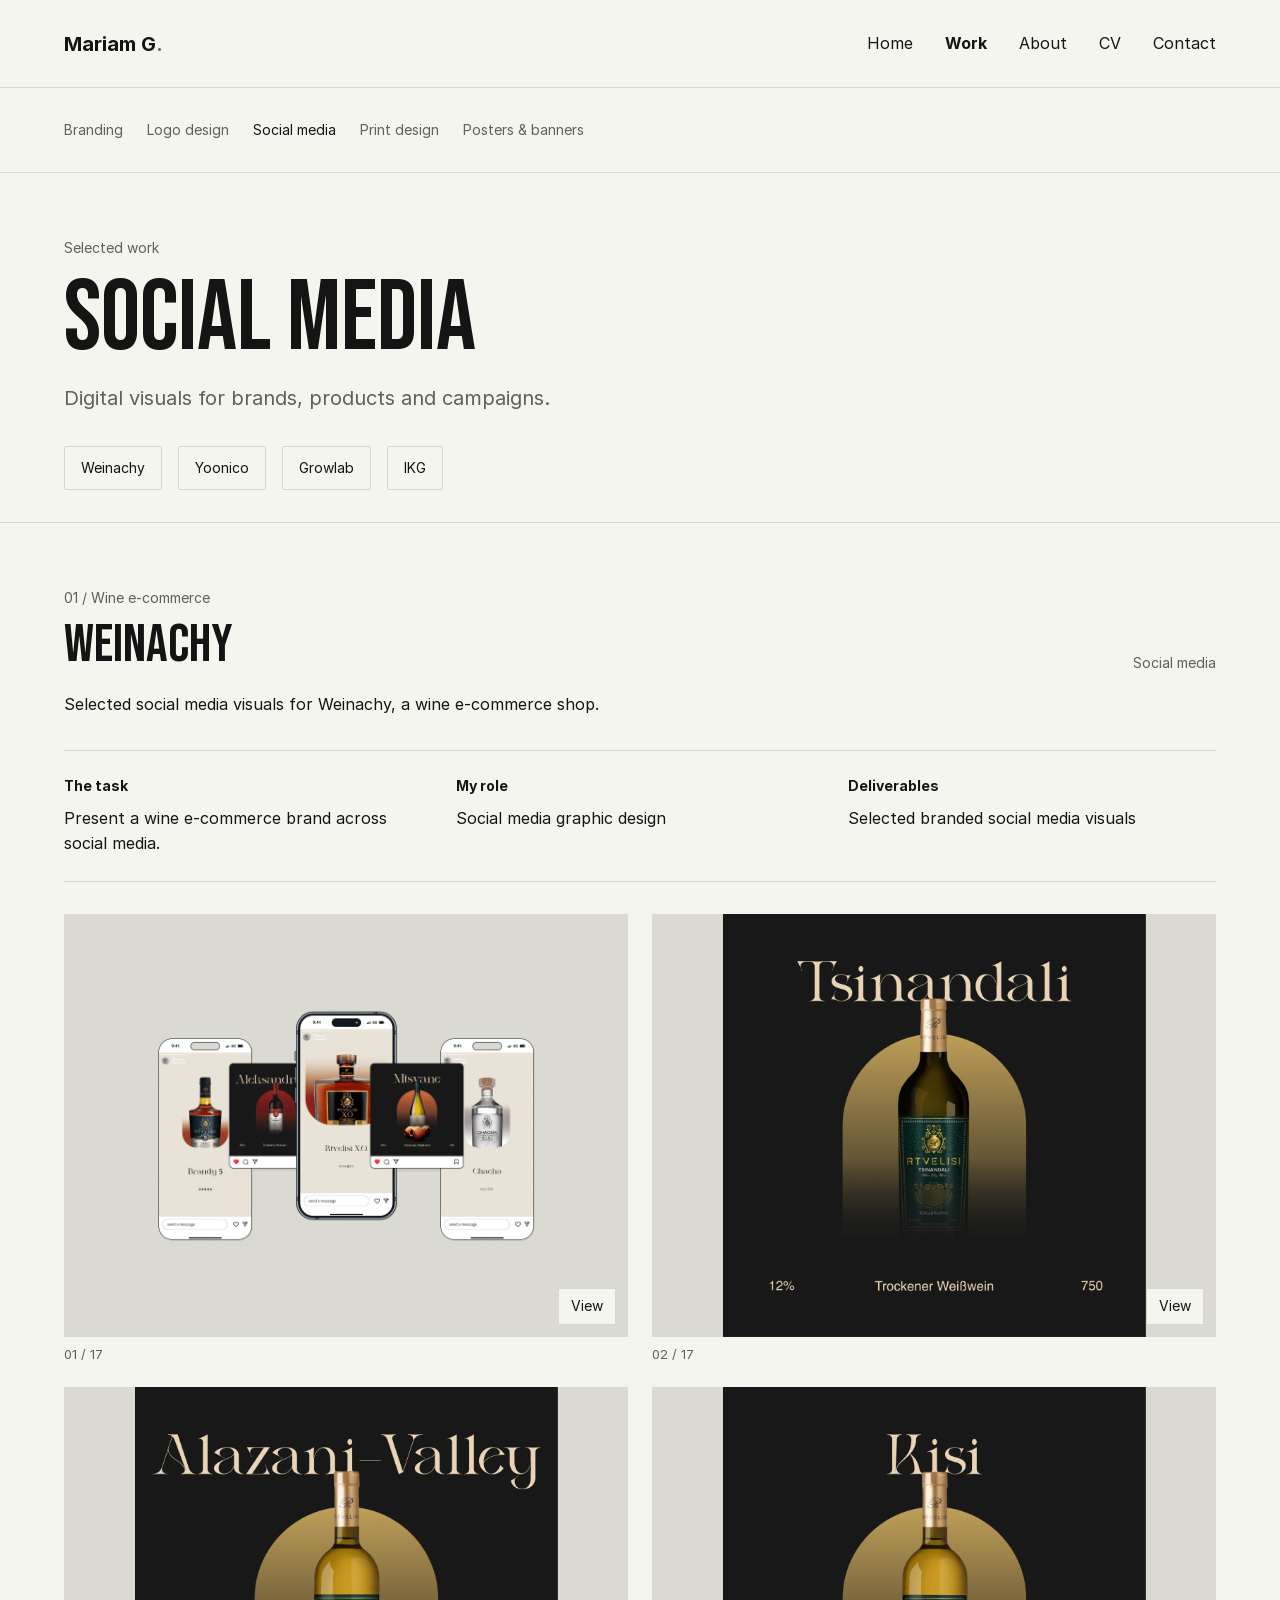
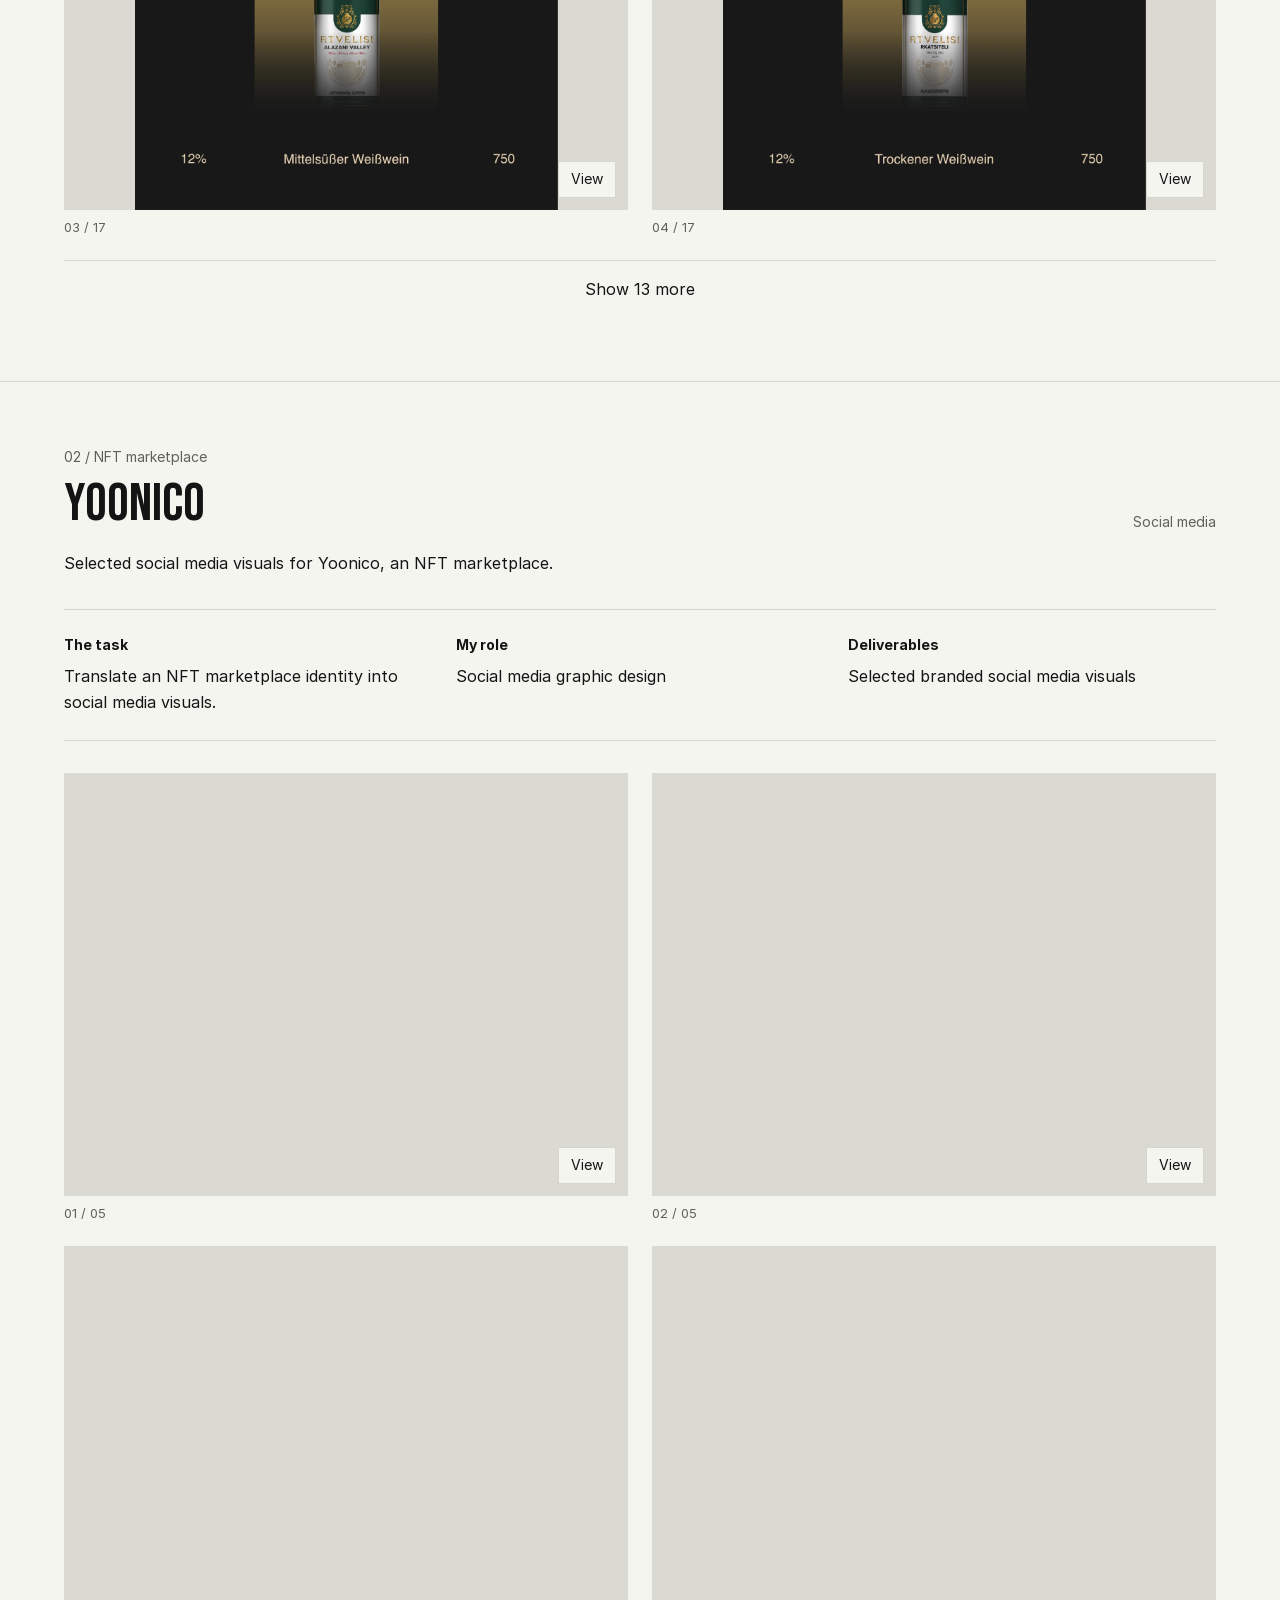
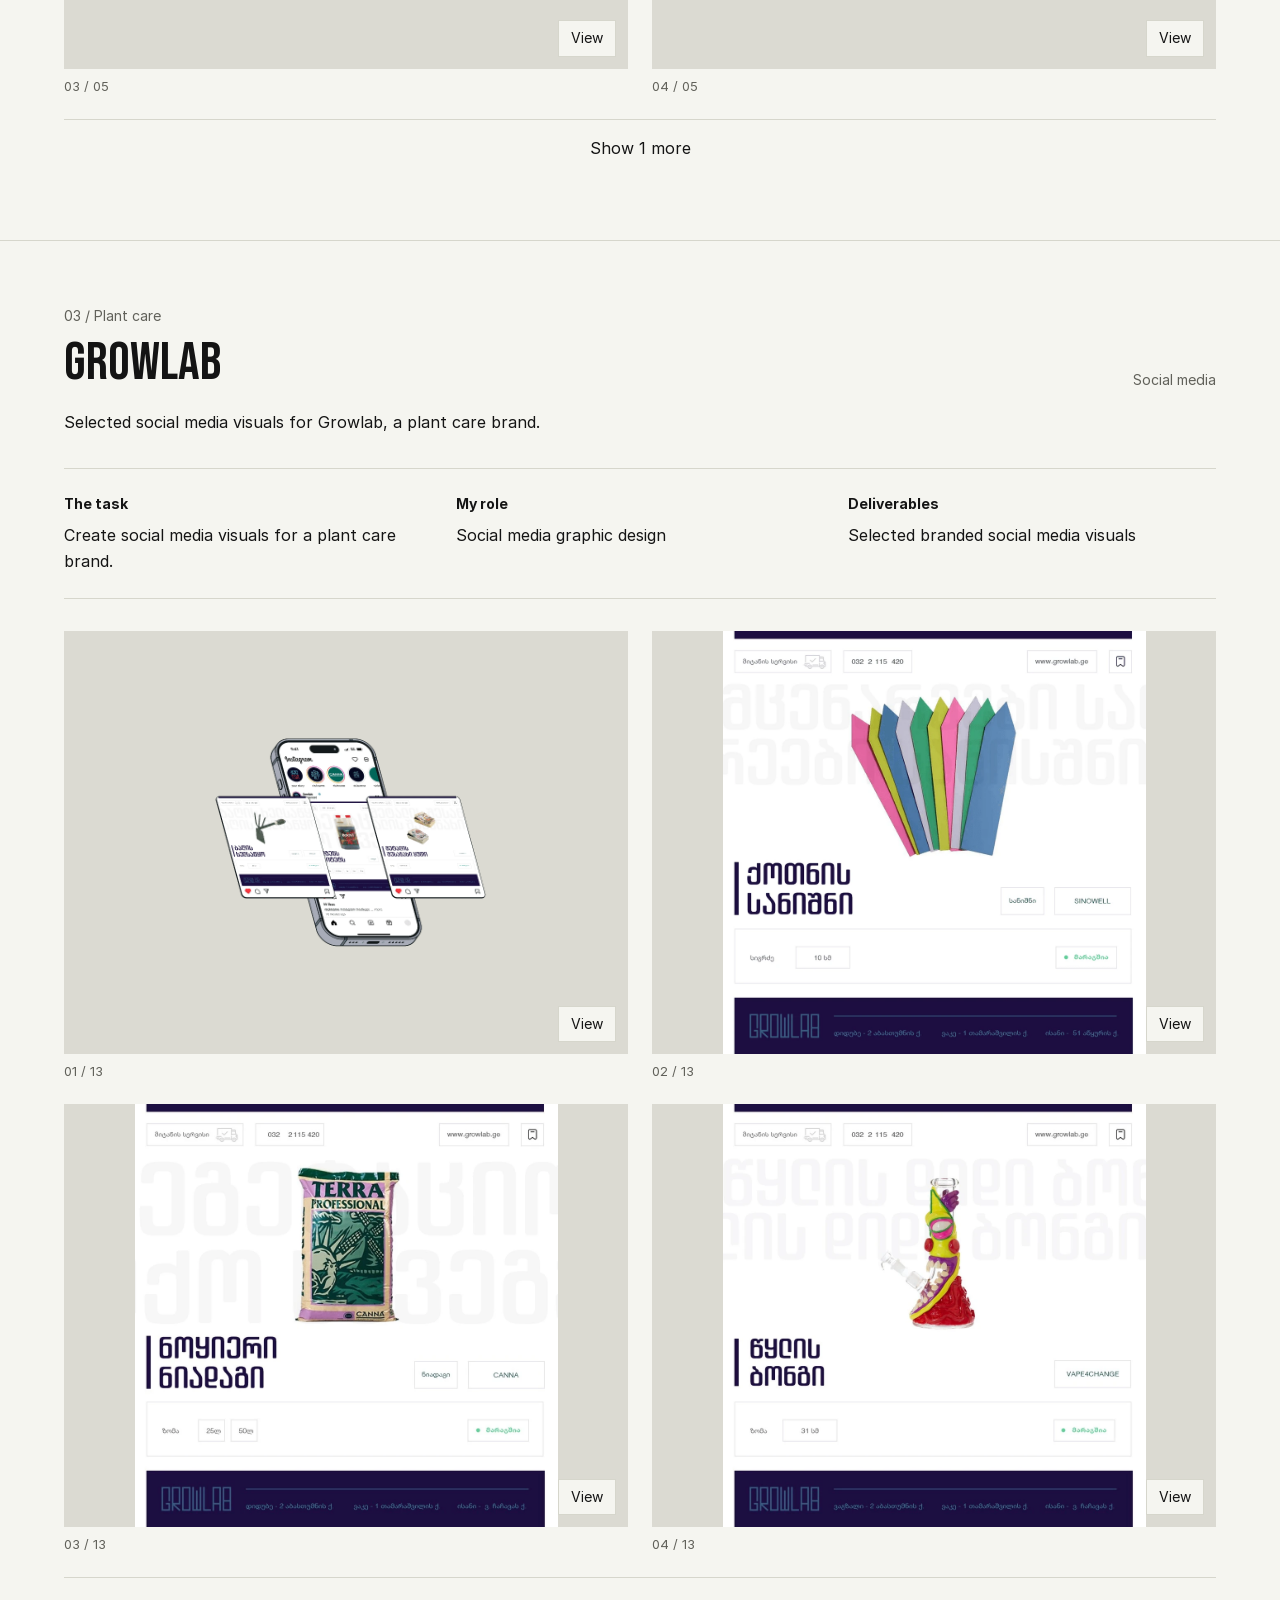
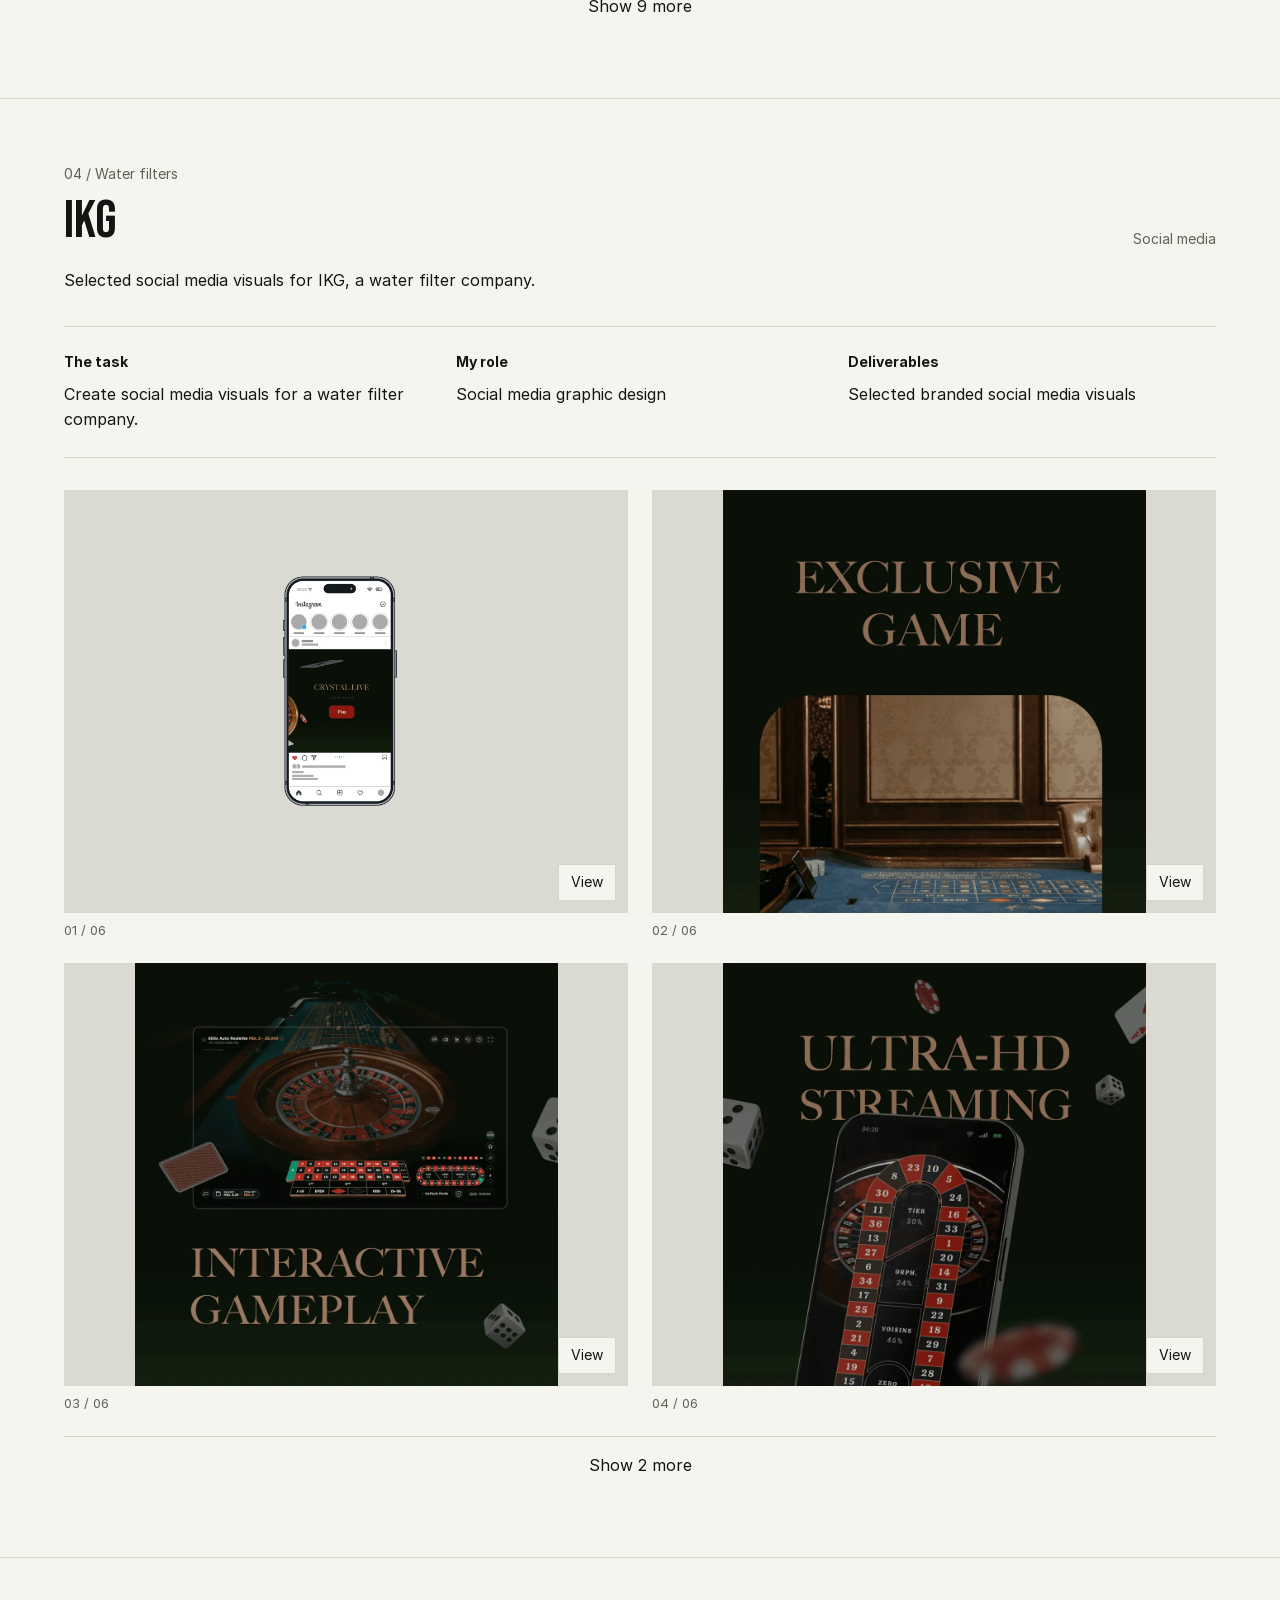
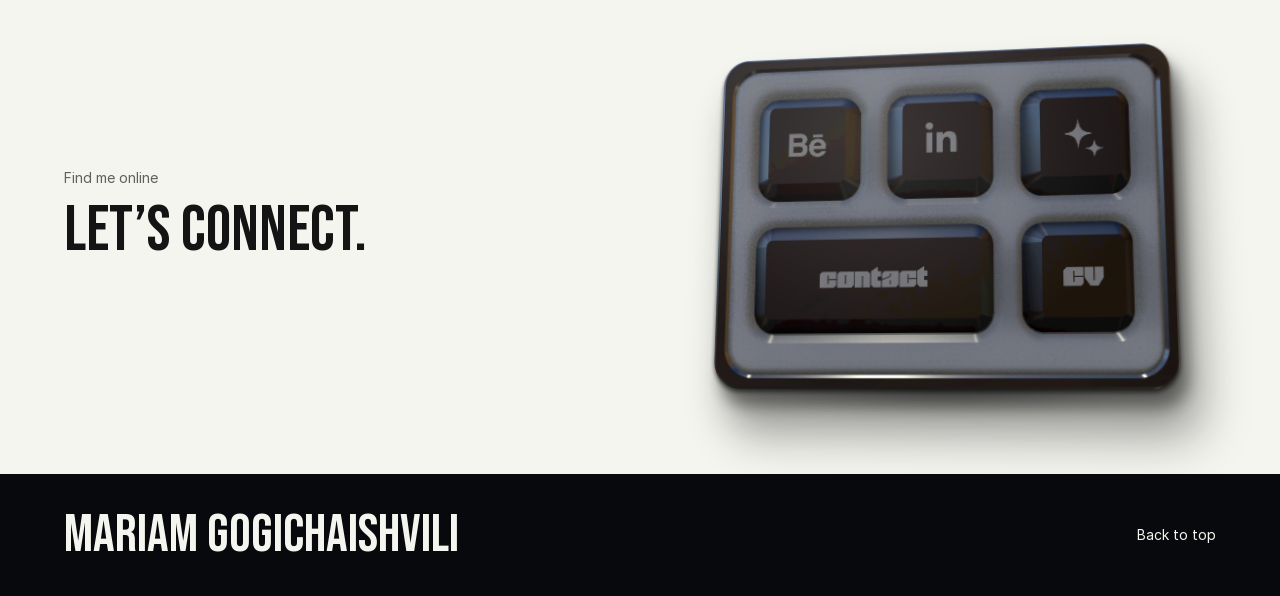
<file: docs/social-media/index.html>
<!doctype html><html lang="en"><head><meta charset="utf-8"><meta name="viewport" content="width=device-width,initial-scale=1"><meta name="color-scheme" content="light"><title>Social media — Mariam Gogichaishvili</title><meta name="description" content="Digital visuals for brands, products and campaigns."><meta property="og:title" content="Social media — Mariam Gogichaishvili"><meta property="og:description" content="Digital visuals for brands, products and campaigns."><meta property="og:type" content="website"><meta property="og:url" content="https://gogichaishvilimariam.github.io/M.Gogichaishvili/social-media/"><link rel="canonical" href="https://gogichaishvilimariam.github.io/M.Gogichaishvili/social-media/"><link rel="icon" href="../favicon.svg" type="image/svg+xml"><link rel="stylesheet" href="../site.css?v=16"><script src="../site.js?v=3" defer></script><link rel="stylesheet" href="../controller.css?v=5"><script src="../controller.js?v=2" defer></script></head><body id="top"><a class="skip-link" href="#main">Skip to content</a><header class="site-header"><a class="wordmark" href="../index.html" aria-label="Mariam Gogichaishvili — home">Mariam G<span aria-hidden="true">.</span></a><nav aria-label="Main navigation"><a href="../index.html">Home</a><a href="../work/" aria-current="page">Work</a><a href="../about/">About</a><a href="../cv/">CV</a><a href="../contact/">Contact</a></nav></header><nav class="category-nav" aria-label="Work categories"><a href="../branding/">Branding</a><a href="../logos/">Logo design</a><a href="../social-media/" aria-current="page">Social media</a><a href="../print-design/">Print design</a><a href="../bannerposter/">Posters &amp; banners</a></nav><main id="main"><section class="page-intro section"><p class="eyebrow">Selected work</p><h1>Social media</h1><p class="lead">Digital visuals for brands, products and campaigns.</p></section><nav class="project-index" aria-label="Projects on this page"><a href="#weinachy">Weinachy </a><a href="#yoonico">Yoonico </a><a href="#growlab">Growlab </a><a href="#ikg">IKG </a></nav><article class="project section" id="weinachy"><header class="project-header"><div><p class="eyebrow">01 / Wine e-commerce</p><h2>Weinachy</h2></div><p class="project-type">Social media</p></header><div class="project-copy"><p>Selected social media visuals for Weinachy, a wine e-commerce shop.</p></div><dl class="project-facts"><div><dt>The task</dt><dd>Present a wine e-commerce brand across social media.</dd></div><div><dt>My role</dt><dd>Social media graphic design</dd></div><div><dt>Deliverables</dt><dd>Selected branded social media visuals</dd></div></dl><div class="gallery" role="group" aria-label="Weinachy project gallery"><figure><a class="gallery-open" href="../assets/e3cbe1ab2a37622b26d6.webp" data-gallery="social-media-weinachy" aria-label="Enlarge Weinachy — social media, 1 of 17"><img class="" src="../assets/e3cbe1ab2a37622b26d6.webp" alt="Weinachy — social media, 1 of 17" width="2400" height="1800" loading="lazy" decoding="async"><span class="image-hint" aria-hidden="true">View</span></a><figcaption>01 / 17</figcaption></figure><figure><a class="gallery-open" href="../assets/e3ad6fece339b9e992e0.webp" data-gallery="social-media-weinachy" aria-label="Enlarge Weinachy — social media, 2 of 17"><img class="" src="../assets/e3ad6fece339b9e992e0.webp" alt="Weinachy — social media, 2 of 17" width="2400" height="2400" loading="lazy" decoding="async"><span class="image-hint" aria-hidden="true">View</span></a><figcaption>02 / 17</figcaption></figure><figure><a class="gallery-open" href="../assets/e7948a11bc6d6b6a7c55.webp" data-gallery="social-media-weinachy" aria-label="Enlarge Weinachy — social media, 3 of 17"><img class="" src="../assets/e7948a11bc6d6b6a7c55.webp" alt="Weinachy — social media, 3 of 17" width="2400" height="2400" loading="lazy" decoding="async"><span class="image-hint" aria-hidden="true">View</span></a><figcaption>03 / 17</figcaption></figure><figure><a class="gallery-open" href="../assets/d91b080dda84e00e4456.webp" data-gallery="social-media-weinachy" aria-label="Enlarge Weinachy — social media, 4 of 17"><img class="" src="../assets/d91b080dda84e00e4456.webp" alt="Weinachy — social media, 4 of 17" width="2400" height="2400" loading="lazy" decoding="async"><span class="image-hint" aria-hidden="true">View</span></a><figcaption>04 / 17</figcaption></figure></div><details class="gallery-more"><summary><span class="more-label">Show 13 more</span><span class="less-label">Show less</span></summary><div class="gallery" role="group" aria-label="More Weinachy project images"><figure><a class="gallery-open" href="../assets/3cb05cffbfc3d34a6dad.webp" data-gallery="social-media-weinachy" aria-label="Enlarge Weinachy — social media, 5 of 17"><img class="" src="../assets/3cb05cffbfc3d34a6dad.webp" alt="Weinachy — social media, 5 of 17" width="2400" height="2400" loading="lazy" decoding="async"><span class="image-hint" aria-hidden="true">View</span></a><figcaption>05 / 17</figcaption></figure><figure><a class="gallery-open" href="../assets/9986c65b8b92a6fb54c1.webp" data-gallery="social-media-weinachy" aria-label="Enlarge Weinachy — social media, 6 of 17"><img class="" src="../assets/9986c65b8b92a6fb54c1.webp" alt="Weinachy — social media, 6 of 17" width="2400" height="2400" loading="lazy" decoding="async"><span class="image-hint" aria-hidden="true">View</span></a><figcaption>06 / 17</figcaption></figure><figure><a class="gallery-open" href="../assets/f12ef863646c5113c648.webp" data-gallery="social-media-weinachy" aria-label="Enlarge Weinachy — social media, 7 of 17"><img class="" src="../assets/f12ef863646c5113c648.webp" alt="Weinachy — social media, 7 of 17" width="2400" height="2400" loading="lazy" decoding="async"><span class="image-hint" aria-hidden="true">View</span></a><figcaption>07 / 17</figcaption></figure><figure><a class="gallery-open" href="../assets/f77da1ec024b160b0c6b.webp" data-gallery="social-media-weinachy" aria-label="Enlarge Weinachy — social media, 8 of 17"><img class="" src="../assets/f77da1ec024b160b0c6b.webp" alt="Weinachy — social media, 8 of 17" width="2400" height="2400" loading="lazy" decoding="async"><span class="image-hint" aria-hidden="true">View</span></a><figcaption>08 / 17</figcaption></figure><figure><a class="gallery-open" href="../assets/12353cb9348dc452de2a.webp" data-gallery="social-media-weinachy" aria-label="Enlarge Weinachy — social media, 9 of 17"><img class="" src="../assets/12353cb9348dc452de2a.webp" alt="Weinachy — social media, 9 of 17" width="2400" height="2400" loading="lazy" decoding="async"><span class="image-hint" aria-hidden="true">View</span></a><figcaption>09 / 17</figcaption></figure><figure><a class="gallery-open" href="../assets/caabc640bfbd23a26ee0.webp" data-gallery="social-media-weinachy" aria-label="Enlarge Weinachy — social media, 10 of 17"><img class="" src="../assets/caabc640bfbd23a26ee0.webp" alt="Weinachy — social media, 10 of 17" width="2400" height="2400" loading="lazy" decoding="async"><span class="image-hint" aria-hidden="true">View</span></a><figcaption>10 / 17</figcaption></figure><figure><a class="gallery-open" href="../assets/51f0502dc484e5a79e48.webp" data-gallery="social-media-weinachy" aria-label="Enlarge Weinachy — social media, 11 of 17"><img class="" src="../assets/51f0502dc484e5a79e48.webp" alt="Weinachy — social media, 11 of 17" width="2400" height="2400" loading="lazy" decoding="async"><span class="image-hint" aria-hidden="true">View</span></a><figcaption>11 / 17</figcaption></figure><figure><a class="gallery-open" href="../assets/1dfc8229c6bfa5540382.webp" data-gallery="social-media-weinachy" aria-label="Enlarge Weinachy — social media, 12 of 17"><img class="" src="../assets/1dfc8229c6bfa5540382.webp" alt="Weinachy — social media, 12 of 17" width="2400" height="2400" loading="lazy" decoding="async"><span class="image-hint" aria-hidden="true">View</span></a><figcaption>12 / 17</figcaption></figure><figure><a class="gallery-open" href="../assets/b31b2611cd42cc6e4159.webp" data-gallery="social-media-weinachy" aria-label="Enlarge Weinachy — social media, 13 of 17"><img class="" src="../assets/b31b2611cd42cc6e4159.webp" alt="Weinachy — social media, 13 of 17" width="2400" height="2400" loading="lazy" decoding="async"><span class="image-hint" aria-hidden="true">View</span></a><figcaption>13 / 17</figcaption></figure><figure><a class="gallery-open" href="../assets/e06012cebe51459fdc67.webp" data-gallery="social-media-weinachy" aria-label="Enlarge Weinachy — social media, 14 of 17"><img class="" src="../assets/e06012cebe51459fdc67.webp" alt="Weinachy — social media, 14 of 17" width="2400" height="2400" loading="lazy" decoding="async"><span class="image-hint" aria-hidden="true">View</span></a><figcaption>14 / 17</figcaption></figure><figure><a class="gallery-open" href="../assets/11bb555129e0089fd4f3.webp" data-gallery="social-media-weinachy" aria-label="Enlarge Weinachy — social media, 15 of 17"><img class="" src="../assets/11bb555129e0089fd4f3.webp" alt="Weinachy — social media, 15 of 17" width="2400" height="2400" loading="lazy" decoding="async"><span class="image-hint" aria-hidden="true">View</span></a><figcaption>15 / 17</figcaption></figure><figure><a class="gallery-open" href="../assets/cd5df6b571d6f39852b7.webp" data-gallery="social-media-weinachy" aria-label="Enlarge Weinachy — social media, 16 of 17"><img class="" src="../assets/cd5df6b571d6f39852b7.webp" alt="Weinachy — social media, 16 of 17" width="2400" height="2400" loading="lazy" decoding="async"><span class="image-hint" aria-hidden="true">View</span></a><figcaption>16 / 17</figcaption></figure><figure><a class="gallery-open" href="../assets/0095c994bab3aae7b27a.webp" data-gallery="social-media-weinachy" aria-label="Enlarge Weinachy — social media, 17 of 17"><img class="" src="../assets/0095c994bab3aae7b27a.webp" alt="Weinachy — social media, 17 of 17" width="2400" height="2400" loading="lazy" decoding="async"><span class="image-hint" aria-hidden="true">View</span></a><figcaption>17 / 17</figcaption></figure></div></details></article><article class="project section" id="yoonico"><header class="project-header"><div><p class="eyebrow">02 / NFT marketplace</p><h2>Yoonico</h2></div><p class="project-type">Social media</p></header><div class="project-copy"><p>Selected social media visuals for Yoonico, an NFT marketplace.</p></div><dl class="project-facts"><div><dt>The task</dt><dd>Translate an NFT marketplace identity into social media visuals.</dd></div><div><dt>My role</dt><dd>Social media graphic design</dd></div><div><dt>Deliverables</dt><dd>Selected branded social media visuals</dd></div></dl><div class="gallery" role="group" aria-label="Yoonico project gallery"><figure><a class="gallery-open" href="../assets/05542ead61864645f425.webp" data-gallery="social-media-yoonico" aria-label="Enlarge Yoonico — social media, 1 of 5"><img class="" src="../assets/05542ead61864645f425.webp" alt="Yoonico — social media, 1 of 5" width="2000" height="2000" loading="lazy" decoding="async"><span class="image-hint" aria-hidden="true">View</span></a><figcaption>01 / 05</figcaption></figure><figure><a class="gallery-open" href="../assets/7ec2b1f4b378dd65d88f.webp" data-gallery="social-media-yoonico" aria-label="Enlarge Yoonico — social media, 2 of 5"><img class="" src="../assets/7ec2b1f4b378dd65d88f.webp" alt="Yoonico — social media, 2 of 5" width="1024" height="1024" loading="lazy" decoding="async"><span class="image-hint" aria-hidden="true">View</span></a><figcaption>02 / 05</figcaption></figure><figure><a class="gallery-open" href="../assets/0e751684562c3e59325f.webp" data-gallery="social-media-yoonico" aria-label="Enlarge Yoonico — social media, 3 of 5"><img class="" src="../assets/0e751684562c3e59325f.webp" alt="Yoonico — social media, 3 of 5" width="1024" height="1024" loading="lazy" decoding="async"><span class="image-hint" aria-hidden="true">View</span></a><figcaption>03 / 05</figcaption></figure><figure><a class="gallery-open" href="../assets/0964cee605781818d9f1.webp" data-gallery="social-media-yoonico" aria-label="Enlarge Yoonico — social media, 4 of 5"><img class="" src="../assets/0964cee605781818d9f1.webp" alt="Yoonico — social media, 4 of 5" width="1024" height="1024" loading="lazy" decoding="async"><span class="image-hint" aria-hidden="true">View</span></a><figcaption>04 / 05</figcaption></figure></div><details class="gallery-more"><summary><span class="more-label">Show 1 more</span><span class="less-label">Show less</span></summary><div class="gallery" role="group" aria-label="More Yoonico project images"><figure><a class="gallery-open" href="../assets/de36fae915c61fcfa824.webp" data-gallery="social-media-yoonico" aria-label="Enlarge Yoonico — social media, 5 of 5"><img class="" src="../assets/de36fae915c61fcfa824.webp" alt="Yoonico — social media, 5 of 5" width="1024" height="1024" loading="lazy" decoding="async"><span class="image-hint" aria-hidden="true">View</span></a><figcaption>05 / 05</figcaption></figure></div></details></article><article class="project section" id="growlab"><header class="project-header"><div><p class="eyebrow">03 / Plant care</p><h2>Growlab</h2></div><p class="project-type">Social media</p></header><div class="project-copy"><p>Selected social media visuals for Growlab, a plant care brand.</p></div><dl class="project-facts"><div><dt>The task</dt><dd>Create social media visuals for a plant care brand.</dd></div><div><dt>My role</dt><dd>Social media graphic design</dd></div><div><dt>Deliverables</dt><dd>Selected branded social media visuals</dd></div></dl><div class="gallery" role="group" aria-label="Growlab project gallery"><figure><a class="gallery-open" href="../assets/4c86afd72f0046b2ca10.webp" data-gallery="social-media-growlab" aria-label="Enlarge Growlab — social media, 1 of 13"><img class="" src="../assets/4c86afd72f0046b2ca10.webp" alt="Growlab — social media, 1 of 13" width="2400" height="1800" loading="lazy" decoding="async"><span class="image-hint" aria-hidden="true">View</span></a><figcaption>01 / 13</figcaption></figure><figure><a class="gallery-open" href="../assets/7322decf6cacc4f5d054.webp" data-gallery="social-media-growlab" aria-label="Enlarge Growlab — social media, 2 of 13"><img class="" src="../assets/7322decf6cacc4f5d054.webp" alt="Growlab — social media, 2 of 13" width="1024" height="1024" loading="lazy" decoding="async"><span class="image-hint" aria-hidden="true">View</span></a><figcaption>02 / 13</figcaption></figure><figure><a class="gallery-open" href="../assets/ad2232ac047ab8fc4ed1.webp" data-gallery="social-media-growlab" aria-label="Enlarge Growlab — social media, 3 of 13"><img class="" src="../assets/ad2232ac047ab8fc4ed1.webp" alt="Growlab — social media, 3 of 13" width="1024" height="1024" loading="lazy" decoding="async"><span class="image-hint" aria-hidden="true">View</span></a><figcaption>03 / 13</figcaption></figure><figure><a class="gallery-open" href="../assets/ccbf3a64681aa5359084.webp" data-gallery="social-media-growlab" aria-label="Enlarge Growlab — social media, 4 of 13"><img class="" src="../assets/ccbf3a64681aa5359084.webp" alt="Growlab — social media, 4 of 13" width="1024" height="1024" loading="lazy" decoding="async"><span class="image-hint" aria-hidden="true">View</span></a><figcaption>04 / 13</figcaption></figure></div><details class="gallery-more"><summary><span class="more-label">Show 9 more</span><span class="less-label">Show less</span></summary><div class="gallery" role="group" aria-label="More Growlab project images"><figure><a class="gallery-open" href="../assets/74874be2451cc7071d8b.webp" data-gallery="social-media-growlab" aria-label="Enlarge Growlab — social media, 5 of 13"><img class="" src="../assets/74874be2451cc7071d8b.webp" alt="Growlab — social media, 5 of 13" width="1024" height="1024" loading="lazy" decoding="async"><span class="image-hint" aria-hidden="true">View</span></a><figcaption>05 / 13</figcaption></figure><figure><a class="gallery-open" href="../assets/d4529b1c607b966b2cb5.webp" data-gallery="social-media-growlab" aria-label="Enlarge Growlab — social media, 6 of 13"><img class="" src="../assets/d4529b1c607b966b2cb5.webp" alt="Growlab — social media, 6 of 13" width="1024" height="1024" loading="lazy" decoding="async"><span class="image-hint" aria-hidden="true">View</span></a><figcaption>06 / 13</figcaption></figure><figure><a class="gallery-open" href="../assets/a1e3faf16e801ec8c991.webp" data-gallery="social-media-growlab" aria-label="Enlarge Growlab — social media, 7 of 13"><img class="" src="../assets/a1e3faf16e801ec8c991.webp" alt="Growlab — social media, 7 of 13" width="1024" height="1024" loading="lazy" decoding="async"><span class="image-hint" aria-hidden="true">View</span></a><figcaption>07 / 13</figcaption></figure><figure><a class="gallery-open" href="../assets/26dba918a50bf250fce8.webp" data-gallery="social-media-growlab" aria-label="Enlarge Growlab — social media, 8 of 13"><img class="" src="../assets/26dba918a50bf250fce8.webp" alt="Growlab — social media, 8 of 13" width="1024" height="1024" loading="lazy" decoding="async"><span class="image-hint" aria-hidden="true">View</span></a><figcaption>08 / 13</figcaption></figure><figure><a class="gallery-open" href="../assets/02be0a38a1ece4bd5d3a.webp" data-gallery="social-media-growlab" aria-label="Enlarge Growlab — social media, 9 of 13"><img class="" src="../assets/02be0a38a1ece4bd5d3a.webp" alt="Growlab — social media, 9 of 13" width="1024" height="1024" loading="lazy" decoding="async"><span class="image-hint" aria-hidden="true">View</span></a><figcaption>09 / 13</figcaption></figure><figure><a class="gallery-open" href="../assets/f3853ff0c8b2ddcd09de.webp" data-gallery="social-media-growlab" aria-label="Enlarge Growlab — social media, 10 of 13"><img class="" src="../assets/f3853ff0c8b2ddcd09de.webp" alt="Growlab — social media, 10 of 13" width="1024" height="1024" loading="lazy" decoding="async"><span class="image-hint" aria-hidden="true">View</span></a><figcaption>10 / 13</figcaption></figure><figure><a class="gallery-open" href="../assets/e77810a08705ea0de869.webp" data-gallery="social-media-growlab" aria-label="Enlarge Growlab — social media, 11 of 13"><img class="" src="../assets/e77810a08705ea0de869.webp" alt="Growlab — social media, 11 of 13" width="1024" height="1024" loading="lazy" decoding="async"><span class="image-hint" aria-hidden="true">View</span></a><figcaption>11 / 13</figcaption></figure><figure><a class="gallery-open" href="../assets/fd888faa15ff87871853.webp" data-gallery="social-media-growlab" aria-label="Enlarge Growlab — social media, 12 of 13"><img class="" src="../assets/fd888faa15ff87871853.webp" alt="Growlab — social media, 12 of 13" width="1024" height="1024" loading="lazy" decoding="async"><span class="image-hint" aria-hidden="true">View</span></a><figcaption>12 / 13</figcaption></figure><figure><a class="gallery-open" href="../assets/12bf1510996fb1bc1fac.webp" data-gallery="social-media-growlab" aria-label="Enlarge Growlab — social media, 13 of 13"><img class="" src="../assets/12bf1510996fb1bc1fac.webp" alt="Growlab — social media, 13 of 13" width="1024" height="1024" loading="lazy" decoding="async"><span class="image-hint" aria-hidden="true">View</span></a><figcaption>13 / 13</figcaption></figure></div></details></article><article class="project section" id="ikg"><header class="project-header"><div><p class="eyebrow">04 / Water filters</p><h2>IKG</h2></div><p class="project-type">Social media</p></header><div class="project-copy"><p>Selected social media visuals for IKG, a water filter company.</p></div><dl class="project-facts"><div><dt>The task</dt><dd>Create social media visuals for a water filter company.</dd></div><div><dt>My role</dt><dd>Social media graphic design</dd></div><div><dt>Deliverables</dt><dd>Selected branded social media visuals</dd></div></dl><div class="gallery" role="group" aria-label="IKG project gallery"><figure><a class="gallery-open" href="../assets/1f97c2085a620d9dee53.webp" data-gallery="social-media-ikg" aria-label="Enlarge IKG — social media, 1 of 6"><img class="" src="../assets/1f97c2085a620d9dee53.webp" alt="IKG — social media, 1 of 6" width="2000" height="998" loading="lazy" decoding="async"><span class="image-hint" aria-hidden="true">View</span></a><figcaption>01 / 06</figcaption></figure><figure><a class="gallery-open" href="../assets/fcb7f12b478060ea018e.webp" data-gallery="social-media-ikg" aria-label="Enlarge IKG — social media, 2 of 6"><img class="" src="../assets/fcb7f12b478060ea018e.webp" alt="IKG — social media, 2 of 6" width="1024" height="1024" loading="lazy" decoding="async"><span class="image-hint" aria-hidden="true">View</span></a><figcaption>02 / 06</figcaption></figure><figure><a class="gallery-open" href="../assets/361ff77f1dabe6eb67ad.webp" data-gallery="social-media-ikg" aria-label="Enlarge IKG — social media, 3 of 6"><img class="" src="../assets/361ff77f1dabe6eb67ad.webp" alt="IKG — social media, 3 of 6" width="1024" height="1024" loading="lazy" decoding="async"><span class="image-hint" aria-hidden="true">View</span></a><figcaption>03 / 06</figcaption></figure><figure><a class="gallery-open" href="../assets/129bf1ece02d476031c0.webp" data-gallery="social-media-ikg" aria-label="Enlarge IKG — social media, 4 of 6"><img class="" src="../assets/129bf1ece02d476031c0.webp" alt="IKG — social media, 4 of 6" width="1024" height="1024" loading="lazy" decoding="async"><span class="image-hint" aria-hidden="true">View</span></a><figcaption>04 / 06</figcaption></figure></div><details class="gallery-more"><summary><span class="more-label">Show 2 more</span><span class="less-label">Show less</span></summary><div class="gallery" role="group" aria-label="More IKG project images"><figure><a class="gallery-open" href="../assets/257535ef812e377bc448.webp" data-gallery="social-media-ikg" aria-label="Enlarge IKG — social media, 5 of 6"><img class="" src="../assets/257535ef812e377bc448.webp" alt="IKG — social media, 5 of 6" width="1024" height="1024" loading="lazy" decoding="async"><span class="image-hint" aria-hidden="true">View</span></a><figcaption>05 / 06</figcaption></figure><figure><a class="gallery-open" href="../assets/be9cd70f05b2137bf3e4.webp" data-gallery="social-media-ikg" aria-label="Enlarge IKG — social media, 6 of 6"><img class="" src="../assets/be9cd70f05b2137bf3e4.webp" alt="IKG — social media, 6 of 6" width="1024" height="1024" loading="lazy" decoding="async"><span class="image-hint" aria-hidden="true">View</span></a><figcaption>06 / 06</figcaption></figure></div></details></article></main><section class="controller-section section" aria-labelledby="controller-title"><div class="controller-heading"><p class="eyebrow">Find me online</p><h2 id="controller-title">Let’s connect.</h2></div><div class="controller-stage"><nav class="controller-board" aria-label="Quick links"><img class="controller-base" src="../assets/controller.webp" width="944" height="699" alt="" loading="lazy" decoding="async"><a class="controller-key controller-key--behance" href="https://www.behance.net/gogichaishvili" aria-label="Behance" target="_blank" rel="noopener noreferrer" style="left:8.79237%;top:12.58941%;width:23.51695%;height:32.04578%;--bg-size:425.22523% 312.05357%;--bg-pos:11.49584% 18.52632%"><span class="controller-key-art" aria-hidden="true"></span><span class="controller-tooltip">Behance</span></a><a class="controller-key controller-key--linkedin" href="https://www.linkedin.com/in/gogichaishvili/" aria-label="LinkedIn" target="_blank" rel="noopener noreferrer" style="left:38.24153%;top:12.58941%;width:23.51695%;height:32.04578%;--bg-size:425.22523% 312.05357%;--bg-pos:50.00000% 18.52632%"><span class="controller-key-art" aria-hidden="true"></span><span class="controller-tooltip">LinkedIn</span></a><a class="controller-key controller-key--work" href="https://www.marketer.ge/vodka-made-in-guria/" aria-label="Read my feature in Marketer" target="_blank" rel="noopener noreferrer" style="left:67.58475%;top:12.58941%;width:23.51695%;height:32.04578%;--bg-size:425.22523% 312.05357%;--bg-pos:88.36565% 18.52632%"><span class="controller-key-art" aria-hidden="true"></span><span class="controller-tooltip">Featured in Marketer</span></a><a class="controller-key controller-key--contact" href="../contact/" aria-label="Contact" style="left:8.79237%;top:52.36052%;width:52.96610%;height:32.04578%;--bg-size:188.80000% 312.05357%;--bg-pos:18.69369% 77.05263%"><span class="controller-key-art" aria-hidden="true"></span><span class="controller-tooltip">Contact</span></a><a class="controller-key controller-key--cv" href="../assets/mariam-cv-2026.pdf?v=2" aria-label="View CV (PDF)" target="_blank" rel="noopener noreferrer" style="left:67.58475%;top:52.36052%;width:23.51695%;height:32.04578%;--bg-size:425.22523% 312.05357%;--bg-pos:88.36565% 77.05263%"><span class="controller-key-art" aria-hidden="true"></span><span class="controller-tooltip">View CV (PDF)</span></a></nav></div></section><footer class="site-footer"><a class="footer-name" href="../index.html">Mariam Gogichaishvili</a><a class="back-to-top" href="#top">Back to top</a></footer><dialog class="lightbox" aria-label="Image viewer"><div class="lightbox-bar"><span class="lightbox-count" aria-live="polite"></span><button type="button" data-close aria-label="Close image viewer">Close ×</button></div><div class="lightbox-stage"><button type="button" data-prev aria-label="Previous image"><svg viewBox="0 0 24 24" width="24" height="24" fill="none" stroke="currentColor" stroke-width="1.5" aria-hidden="true" focusable="false"><path d="m14 5-7 7 7 7M7 12h14"/></svg></button><img alt=""><button type="button" data-next aria-label="Next image"><svg viewBox="0 0 24 24" width="24" height="24" fill="none" stroke="currentColor" stroke-width="1.5" aria-hidden="true" focusable="false"><path d="m10 5 7 7-7 7M3 12h14"/></svg></button></div><p class="lightbox-caption"></p></dialog></body></html>
</file>
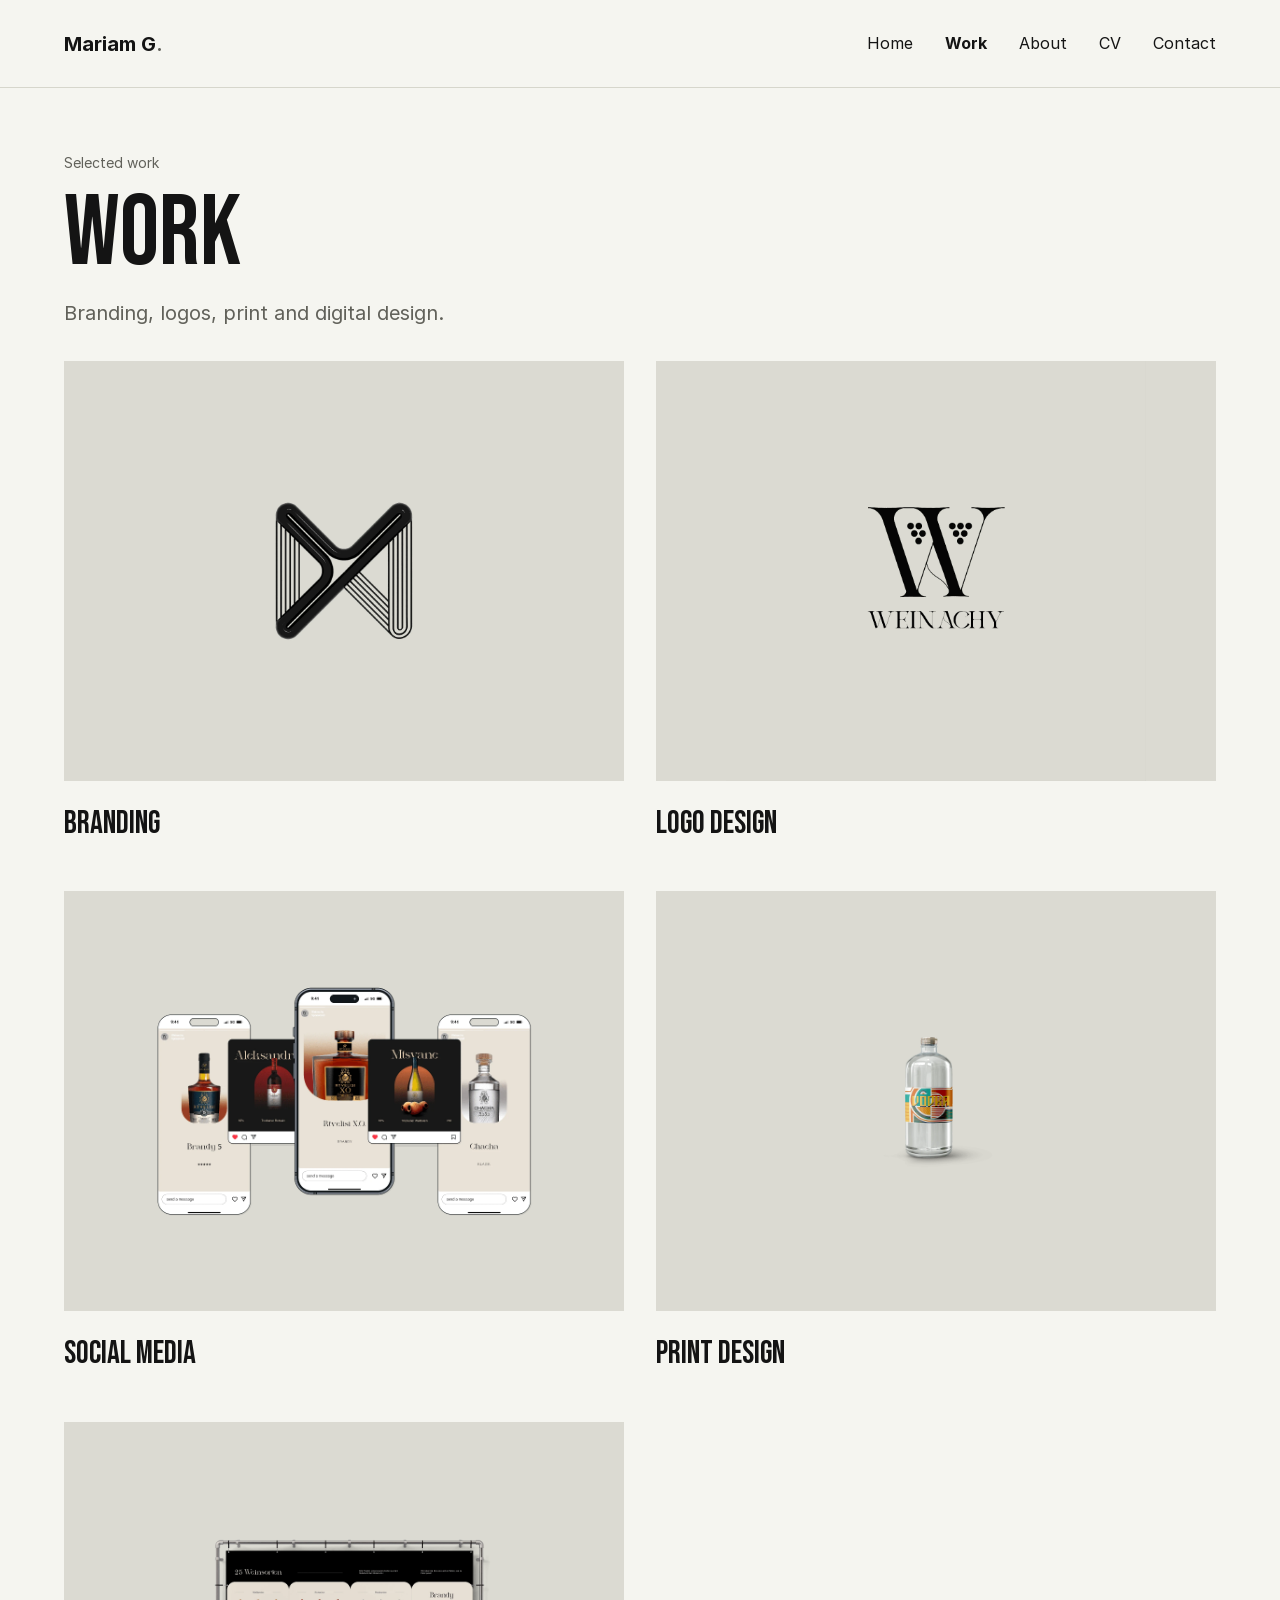
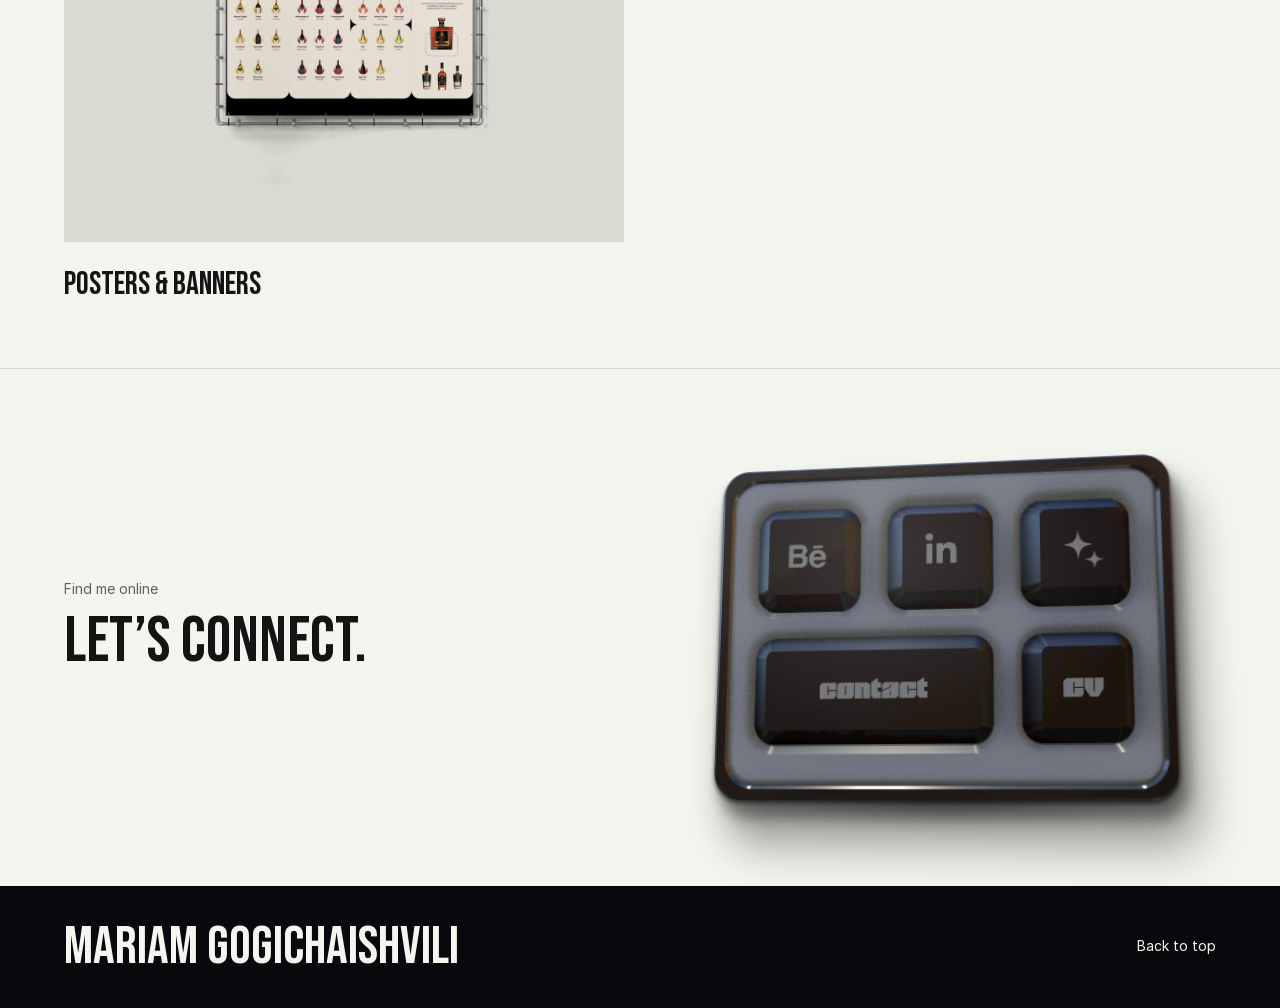
<file: docs/work/index.html>
<!doctype html><html lang="en"><head><meta charset="utf-8"><meta name="viewport" content="width=device-width,initial-scale=1"><meta name="color-scheme" content="light"><title>Work — Mariam Gogichaishvili</title><meta name="description" content="Explore Mariam Gogichaishvili’s graphic design work."><meta property="og:title" content="Work — Mariam Gogichaishvili"><meta property="og:description" content="Explore Mariam Gogichaishvili’s graphic design work."><meta property="og:type" content="website"><meta property="og:url" content="https://gogichaishvilimariam.github.io/M.Gogichaishvili/work/"><link rel="canonical" href="https://gogichaishvilimariam.github.io/M.Gogichaishvili/work/"><link rel="icon" href="../favicon.svg" type="image/svg+xml"><link rel="stylesheet" href="../site.css?v=16"><script src="../site.js?v=3" defer></script><link rel="stylesheet" href="../controller.css?v=5"><script src="../controller.js?v=2" defer></script></head><body id="top"><a class="skip-link" href="#main">Skip to content</a><header class="site-header"><a class="wordmark" href="../index.html" aria-label="Mariam Gogichaishvili — home">Mariam G<span aria-hidden="true">.</span></a><nav aria-label="Main navigation"><a href="../index.html">Home</a><a href="../work/" aria-current="page">Work</a><a href="../about/">About</a><a href="../cv/">CV</a><a href="../contact/">Contact</a></nav></header><main id="main"><section class="page-intro section"><p class="eyebrow">Selected work</p><h1>Work</h1><p class="lead">Branding, logos, print and digital design.</p></section><section class="section work-index"><div class="work-grid"><a class="work-card" href="../branding/"><div class="work-cover"><img class="" src="../assets/e23d282dd7290678c187.webp" alt="Branding" width="2400" height="2400" loading="lazy" decoding="async"></div><div class="work-card-title"><h2>Branding</h2></div></a><a class="work-card" href="../logos/"><div class="work-cover"><img class="" src="../assets/47b5dde6aa680a1c23e9.webp" alt="Logo design" width="2400" height="2400" loading="lazy" decoding="async"></div><div class="work-card-title"><h2>Logo design</h2></div></a><a class="work-card" href="../social-media/"><div class="work-cover"><img class="" src="../assets/e3cbe1ab2a37622b26d6.webp" alt="Social media" width="2400" height="1800" loading="lazy" decoding="async"></div><div class="work-card-title"><h2>Social media</h2></div></a><a class="work-card" href="../print-design/"><div class="work-cover"><img class="" src="../assets/69aa9503dd398296a815.webp" alt="Print design" width="2000" height="2000" loading="lazy" decoding="async"></div><div class="work-card-title"><h2>Print design</h2></div></a><a class="work-card" href="../bannerposter/"><div class="work-cover"><img class="" src="../assets/aeb44aa0c41e504e9a0e.webp" alt="Posters &amp; banners" width="2000" height="2000" loading="lazy" decoding="async"></div><div class="work-card-title"><h2>Posters &amp; banners</h2></div></a></div></section></main><section class="controller-section section" aria-labelledby="controller-title"><div class="controller-heading"><p class="eyebrow">Find me online</p><h2 id="controller-title">Let’s connect.</h2></div><div class="controller-stage"><nav class="controller-board" aria-label="Quick links"><img class="controller-base" src="../assets/controller.webp" width="944" height="699" alt="" loading="lazy" decoding="async"><a class="controller-key controller-key--behance" href="https://www.behance.net/gogichaishvili" aria-label="Behance" target="_blank" rel="noopener noreferrer" style="left:8.79237%;top:12.58941%;width:23.51695%;height:32.04578%;--bg-size:425.22523% 312.05357%;--bg-pos:11.49584% 18.52632%"><span class="controller-key-art" aria-hidden="true"></span><span class="controller-tooltip">Behance</span></a><a class="controller-key controller-key--linkedin" href="https://www.linkedin.com/in/gogichaishvili/" aria-label="LinkedIn" target="_blank" rel="noopener noreferrer" style="left:38.24153%;top:12.58941%;width:23.51695%;height:32.04578%;--bg-size:425.22523% 312.05357%;--bg-pos:50.00000% 18.52632%"><span class="controller-key-art" aria-hidden="true"></span><span class="controller-tooltip">LinkedIn</span></a><a class="controller-key controller-key--work" href="https://www.marketer.ge/vodka-made-in-guria/" aria-label="Read my feature in Marketer" target="_blank" rel="noopener noreferrer" style="left:67.58475%;top:12.58941%;width:23.51695%;height:32.04578%;--bg-size:425.22523% 312.05357%;--bg-pos:88.36565% 18.52632%"><span class="controller-key-art" aria-hidden="true"></span><span class="controller-tooltip">Featured in Marketer</span></a><a class="controller-key controller-key--contact" href="../contact/" aria-label="Contact" style="left:8.79237%;top:52.36052%;width:52.96610%;height:32.04578%;--bg-size:188.80000% 312.05357%;--bg-pos:18.69369% 77.05263%"><span class="controller-key-art" aria-hidden="true"></span><span class="controller-tooltip">Contact</span></a><a class="controller-key controller-key--cv" href="../assets/mariam-cv-2026.pdf?v=2" aria-label="View CV (PDF)" target="_blank" rel="noopener noreferrer" style="left:67.58475%;top:52.36052%;width:23.51695%;height:32.04578%;--bg-size:425.22523% 312.05357%;--bg-pos:88.36565% 77.05263%"><span class="controller-key-art" aria-hidden="true"></span><span class="controller-tooltip">View CV (PDF)</span></a></nav></div></section><footer class="site-footer"><a class="footer-name" href="../index.html">Mariam Gogichaishvili</a><a class="back-to-top" href="#top">Back to top</a></footer><dialog class="lightbox" aria-label="Image viewer"><div class="lightbox-bar"><span class="lightbox-count" aria-live="polite"></span><button type="button" data-close aria-label="Close image viewer">Close ×</button></div><div class="lightbox-stage"><button type="button" data-prev aria-label="Previous image"><svg viewBox="0 0 24 24" width="24" height="24" fill="none" stroke="currentColor" stroke-width="1.5" aria-hidden="true" focusable="false"><path d="m14 5-7 7 7 7M7 12h14"/></svg></button><img alt=""><button type="button" data-next aria-label="Next image"><svg viewBox="0 0 24 24" width="24" height="24" fill="none" stroke="currentColor" stroke-width="1.5" aria-hidden="true" focusable="false"><path d="m10 5 7 7-7 7M3 12h14"/></svg></button></div><p class="lightbox-caption"></p></dialog></body></html>
</file>
<file: docs/site.css>
@font-face{font-family:Inter;src:url(assets/61418a355f78855349d1.woff2) format('woff2');font-weight:400;font-style:normal;font-display:swap}@font-face{font-family:Inter;src:url(assets/cd48ba5f964ee1a0e83d.woff2) format('woff2');font-weight:700;font-style:normal;font-display:swap}@font-face{font-family:'Bebas Neue';src:url(assets/48aac96d34caf5eada42.woff2) format('woff2');font-weight:400;font-style:normal;font-display:swap}
:root{--paper:#f5f5f0;--ink:#141414;--muted:#61615a;--line:#d6d6cc;--surface:#e7e7df;--accent:#dadad2;--space-1:8px;--space-2:16px;--space-3:24px;--space-4:32px;--space-6:48px;--space-8:64px;--space-12:96px;--max:1440px;--gutter:clamp(24px,5vw,80px);--ease:cubic-bezier(.22,1,.36,1);--duration:220ms;color-scheme:light}*{box-sizing:border-box}[hidden]{display:none!important}html{scroll-behavior:smooth;scroll-padding-top:120px}body{margin:0;background:var(--paper);color:var(--ink);font-family:Inter,Arial,sans-serif;font-size:16px;line-height:1.6;-webkit-font-smoothing:antialiased}a{color:inherit;text-decoration:none}button{font:inherit;color:inherit}button,a{-webkit-tap-highlight-color:transparent}button{cursor:pointer}button:disabled{cursor:default}a:focus-visible,button:focus-visible,summary:focus-visible{outline:2px solid var(--ink);outline-offset:6px}::selection{background:var(--ink);color:var(--paper)}img{display:block;width:100%;height:auto}figure,p,h1,h2,h3,blockquote{margin:0}h1,h2,h3{font-family:'Bebas Neue','Arial Narrow',Arial,sans-serif;font-weight:400;letter-spacing:normal;line-height:1.08;text-wrap:balance}h1{font-size:clamp(64px,7.8vw,112px)}h2{font-size:clamp(40px,4.2vw,64px)}h3{font-size:32px}p{max-width:68ch}main{min-height:60vh}section[id],article[id]{scroll-margin-top:120px}.section,.site-header,.site-footer,.category-nav,.project-index{width:min(100%,var(--max));margin-inline:auto;padding-inline:var(--gutter)}.section{padding-block:var(--space-12)}.eyebrow{font-size:14px;line-height:1.5;color:var(--muted);margin-bottom:var(--space-3)}.lead{font-size:20px;line-height:1.6;max-width:55ch}.supporting{font-size:14px;line-height:1.5;color:var(--muted)}.section-heading{margin-bottom:var(--space-6);max-width:800px}.site-header{min-height:88px;display:flex;align-items:center;justify-content:space-between;gap:24px;border-bottom:1px solid var(--line)}.wordmark{font-weight:700;font-size:20px;white-space:nowrap}.wordmark span{color:var(--muted)}.site-header nav{display:flex;gap:32px;align-items:center}.site-header nav a{font-size:16px;padding-block:10px;position:relative}.site-header nav a::after{content:'';position:absolute;inset:auto 0 3px;height:1px;background:currentColor;transform:scaleX(0);transform-origin:left;transition:transform var(--duration) var(--ease)}.site-header nav a:hover::after,.site-header nav a[aria-current]::after{transform:scaleX(1)}.category-nav{display:flex;gap:24px;flex-wrap:wrap;padding-block:20px;border-bottom:1px solid var(--line)}.category-nav a{font-size:14px;color:var(--muted)}.category-nav a[aria-current]{color:var(--ink);text-decoration:underline;text-underline-offset:6px}.category-nav a:hover{color:var(--ink)}.skip-link{position:fixed;top:8px;left:16px;z-index:100;background:var(--ink);color:var(--paper);padding:12px 20px;transform:translateY(-200%)}.skip-link:focus{transform:translateY(0)}.hero{background:var(--ink);color:var(--paper);padding-block:80px;min-height:680px;display:flex;flex-direction:column;justify-content:space-between}.hero .eyebrow{color:var(--accent)}.hero h1{font-size:clamp(100px,14vw,200px);line-height:.95}.hero-dot{color:var(--accent)}.hero-bottom{display:flex;justify-content:space-between;align-items:end;gap:32px;margin-top:48px}.hero-bottom .text-link{white-space:nowrap}.hero .lead{font-size:18px;line-height:1.65}.text-link{display:inline-block;font-size:16px;text-decoration:underline;text-underline-offset:6px;text-decoration-thickness:1px;padding-block:8px;transition:opacity var(--duration)}.text-link:hover{opacity:.65}.work-grid{display:grid;grid-template-columns:repeat(2,minmax(0,1fr));gap:48px 32px}.work-card{display:block;min-width:0}.work-cover{overflow:hidden;aspect-ratio:4/3;background:var(--surface)}.work-cover img{width:100%;height:100%;object-fit:contain;transition:transform 500ms var(--ease)}.work-card:hover .work-cover img{transform:scale(1.025)}.work-card-title{display:flex;align-items:center;justify-content:space-between;gap:16px;margin-top:24px}.work-card-title>span{font-size:28px;transition:transform var(--duration)}.work-card:hover .work-card-title>span{transform:translate(3px,-3px)}.work-card p{color:var(--muted);font-size:16px;margin-top:8px}.category-previews{margin-top:48px;border-top:1px solid var(--line);padding-top:20px}.category-previews summary,.motion-study summary{cursor:pointer;font-size:16px;padding-block:12px}.category-previews>div{display:grid;gap:16px;margin-top:16px}.category-previews img{height:auto}.tools-section{display:grid;grid-template-columns:1fr 1fr;gap:64px;border-block:1px solid var(--line)}.tool-list{list-style:none;padding:0;margin:0}.tool-list li{padding-block:16px;border-bottom:1px solid var(--line);font-size:18px}.tool-list li:first-child{padding-top:0}.tool-list li:last-child{border:0}.feedback-grid{display:grid;grid-template-columns:repeat(3,minmax(0,1fr));gap:32px}.feedback{display:flex;flex-direction:column;justify-content:space-between;gap:32px;border-top:1px solid var(--line);padding-top:24px}.feedback blockquote p{font-size:16px;line-height:1.75}.feedback figcaption{display:flex;gap:16px;align-items:center}.feedback figcaption img{width:48px;height:48px;object-fit:contain;border-radius:50%}.feedback figcaption strong{display:block;font-weight:700;font-size:14px}.feedback figcaption span span{display:block;font-size:14px;color:var(--muted)}.case-grid{display:grid;grid-template-columns:1fr 1fr;gap:32px}.case-card{min-width:0}.case-card>img{aspect-ratio:4/3;object-fit:contain;background:var(--surface)}.case-card h3{display:flex;justify-content:space-between;margin-top:24px}.case-card p{font-size:14px;color:var(--muted);margin-top:8px}.motion-study{border-top:1px solid var(--line);margin-top:48px;padding-top:16px}.motion-study video{display:block;width:100%;max-height:700px;background:#111;margin-block:16px;aspect-ratio:16/9}.page-intro{padding-bottom:64px}.page-intro .lead{margin-top:24px;color:var(--muted)}.project-index{display:flex;gap:16px;flex-wrap:wrap;padding-bottom:48px}.project-index a{font-size:14px;border:1px solid var(--line);padding:10px 16px;border-radius:2px;transition:background var(--duration),color var(--duration)}.project-index a:hover{background:var(--ink);color:var(--paper)}.project{border-top:1px solid var(--line)}.project-header{display:flex;justify-content:space-between;align-items:end;gap:32px;margin-bottom:32px}.project-header .eyebrow{margin-bottom:12px}.project-type{font-size:14px;color:var(--muted);white-space:nowrap}.project-copy{columns:2;column-gap:48px;margin-bottom:48px}.project-copy p{break-inside:avoid;margin-bottom:16px;font-size:16px;line-height:1.75}.project-copy p:last-child{margin-bottom:0}.gallery{display:grid;grid-template-columns:repeat(2,minmax(0,1fr));gap:24px}.gallery figure{min-width:0}.gallery-open{position:relative;display:flex;align-items:center;justify-content:center;aspect-ratio:4/3;background:var(--surface);overflow:hidden}.gallery-open img{height:100%;object-fit:contain}.image-hint{position:absolute;right:12px;bottom:12px;padding:6px 12px;background:var(--paper);color:var(--ink);font-size:14px;border:1px solid var(--line);transition:background var(--duration),color var(--duration)}.gallery-open:hover .image-hint{background:var(--ink);color:var(--paper)}.gallery figcaption{font-size:13px;line-height:18px;color:var(--muted);margin-top:8px}.next-category{border-top:1px solid var(--line)}.next-category>a{font-family:'Bebas Neue',Arial,sans-serif;font-size:clamp(40px,5vw,72px);display:flex;justify-content:space-between;gap:24px;align-items:center;line-height:1.2}.next-category>a:hover span{transform:translateX(8px)}.next-category span{transition:transform var(--duration)}.about-layout{display:grid;grid-template-columns:.85fr 1.15fr;gap:64px;align-items:start;padding-top:0}.about-layout>figure{background:var(--surface)}.about-layout img{max-height:800px;object-fit:contain}.prose h2{font-size:40px;margin-bottom:24px}.prose p{margin-bottom:40px;font-size:18px;line-height:1.75}.contact-layout{padding-top:0;display:grid;grid-template-columns:1.4fr 1fr;gap:64px}.contact-layout h2{font-size:32px;margin-bottom:24px}.email-link{font-size:clamp(18px,2.3vw,30px);line-height:1.5;overflow-wrap:anywhere;display:block;text-decoration:underline;text-underline-offset:6px}.copy-email{border:0;background:none;padding-inline:0;margin-top:16px}.social-list{list-style:none;padding:0;margin:0}.social-list li{border-top:1px solid var(--line)}.social-list a{display:flex;justify-content:space-between;align-items:center;font-size:18px;padding-block:16px}.contact-cta{background:var(--accent);text-align:center}.contact-cta .eyebrow{margin-inline:auto}.contact-cta h2{font-size:clamp(48px,6vw,88px)}.button{display:inline-flex;gap:40px;align-items:center;justify-content:space-between;padding:16px 24px;margin-top:32px;background:var(--ink);color:var(--paper);font-size:16px;min-height:56px;transition:background var(--duration)}.button:hover{background:#3a3a35}.site-footer{display:flex;justify-content:space-between;gap:24px;padding-block:32px;border-top:1px solid var(--line);font-size:14px}.site-footer>div{display:flex;gap:24px;flex-wrap:wrap}.site-footer a:hover{text-decoration:underline;text-underline-offset:4px}.lightbox{border:0;padding:24px;width:calc(100% - 48px);height:calc(100% - 48px);max-width:1600px;max-height:1100px;background:var(--paper);color:var(--ink);overscroll-behavior:contain}.lightbox::backdrop{background:rgba(0,0,0,.88)}.lightbox-bar{display:flex;align-items:center;justify-content:space-between;gap:16px;height:44px;font-size:14px}.lightbox button{border:1px solid var(--line);background:var(--paper);padding:8px 16px;min-height:44px;font-size:16px}.lightbox-stage{height:calc(100% - 100px);display:grid;grid-template-columns:48px minmax(0,1fr) 48px;align-items:center;gap:16px}.lightbox-stage>button{padding:0;width:48px;height:48px}.lightbox-stage img{height:100%;width:100%;object-fit:contain;min-height:0}.lightbox-caption{font-size:14px;line-height:21px;margin-top:16px}.lightbox-open{overflow:hidden}
@media(prefers-reduced-motion:no-preference){.reveal-ready{opacity:0;transform:translateY(16px);transition:opacity 550ms var(--ease),transform 550ms var(--ease)}.reveal-ready.is-visible{opacity:1;transform:none}}
@media(min-width:1441px){.hero{min-height:760px}}@media(max-width:1023px){.section{padding-block:64px}.feedback-grid{grid-template-columns:1fr}.feedback{gap:24px}.feedback blockquote p{max-width:72ch}.about-layout,.contact-layout{gap:32px}.hero{min-height:600px}.hero-bottom{align-items:start}.project-copy{columns:1}.tools-section{gap:32px}.site-footer{flex-direction:column}.page-intro{padding-bottom:48px}}
@media(max-width:767px){:root{--gutter:24px}html{scroll-padding-top:24px}body{font-size:16px;line-height:25px}h1{font-size:32px;line-height:38px}h2{font-size:26px;line-height:32px}h3{font-size:20px;line-height:26px}.section{padding-block:48px}.section-heading{margin-bottom:32px}.eyebrow{font-size:14px;line-height:21px;margin-bottom:16px}.lead{font-size:18px;line-height:28px}.site-header{min-height:112px;flex-direction:column;align-items:flex-start;justify-content:center;gap:8px;padding-block:16px}.site-header nav{width:100%;justify-content:space-between;gap:12px}.site-header nav a{font-size:16px;line-height:20px;padding-block:10px}.wordmark{font-size:20px;line-height:26px}.category-nav{gap:12px 24px;padding-block:16px}.category-nav a{font-size:14px;line-height:21px}.hero{min-height:420px;padding-block:48px}.hero h1{font-size:36px;line-height:42px}.hero-bottom{display:block;margin-top:32px}.hero .lead{font-size:18px;line-height:28px}.hero-bottom .text-link{margin-top:24px}.work-grid,.case-grid,.gallery,.tools-section,.about-layout,.contact-layout{grid-template-columns:1fr;gap:32px}.work-card-title{margin-top:16px}.work-card-title>span{font-size:24px}.work-card p{font-size:16px;line-height:25px}.tools-section h2{max-width:16ch}.tool-list li{font-size:16px;line-height:25px;padding-block:12px}.feedback-grid{gap:32px}.feedback blockquote p{font-size:16px;line-height:25px}.case-card h3{margin-top:16px}.case-card p{font-size:14px;line-height:21px}.page-intro{padding-bottom:32px}.page-intro .lead{margin-top:16px}.project-index{gap:12px;padding-bottom:32px}.project-index a{font-size:14px;line-height:21px;min-height:44px}.project-header{display:block;margin-bottom:24px}.project-type{margin-top:12px;font-size:14px;line-height:21px}.project-copy{margin-bottom:32px}.project-copy p{font-size:16px;line-height:25px;margin-bottom:16px}.gallery{gap:24px}.gallery figcaption{font-size:13px;line-height:18px}.gallery-open{aspect-ratio:auto;min-height:220px}.gallery-open img{height:auto;max-height:560px;object-fit:contain}.next-category>a{font-size:26px;line-height:32px}.about-layout,.contact-layout{padding-top:0}.prose h2,.contact-layout h2{font-size:26px;line-height:32px;margin-bottom:16px}.prose p{font-size:16px;line-height:25px;margin-bottom:32px}.email-link{font-size:18px;line-height:28px}.contact-layout .social-list a{font-size:16px;line-height:25px;min-height:56px}.contact-cta h2{font-size:32px;line-height:38px}.button{margin-top:24px}.site-footer{padding-block:24px;gap:16px;font-size:14px;line-height:21px}.site-footer>div{gap:16px 24px}.site-footer a{padding-block:6px}.lightbox{width:100%;height:100%;max-height:100%;padding:16px;margin:0}.lightbox-stage{grid-template-columns:40px minmax(0,1fr) 40px;gap:4px;height:calc(100% - 130px)}.lightbox-stage>button{width:40px;height:44px}.lightbox-caption{font-size:14px;line-height:21px}.image-hint{font-size:14px;line-height:21px}.motion-study video{aspect-ratio:4/3}.supporting{font-size:14px;line-height:21px}section[id],article[id]{scroll-margin-top:24px}}
@media(prefers-reduced-motion:reduce){html{scroll-behavior:auto}*,*::before,*::after{animation:none!important;transition:none!important}.reveal-ready{opacity:1;transform:none}}


/* Software marks share one optical size and alignment. */
.tool-list li{display:flex;align-items:center;gap:16px;min-height:64px}.tool-list .tool-logo{width:40px;height:40px;flex:0 0 40px;object-fit:contain}.about-layout>figure:has(img[src$="mariam-portrait.png"]){background:#0c1013}
@media(max-width:767px){.tool-list li{min-height:64px}.tool-list .tool-logo{width:36px;height:36px;flex-basis:36px}}

/* Editorial feature on the About page. */
.press-feature{margin-top:40px;padding-top:32px;border-top:1px solid var(--line)}.prose .press-feature .eyebrow{font-size:14px;line-height:21px;margin-bottom:12px}.press-feature h3{margin-bottom:12px}.prose .press-feature p:not(.eyebrow){font-size:16px;line-height:25px;margin-bottom:16px}.press-feature .supporting{display:block;margin-top:8px}

/* Shared component system — see DESIGN_SYSTEM.md. */
:root{--project-surface:#dbdad2;--control-height:44px}
.work-cover,.gallery-open{background:var(--project-surface)}
.work-grid>*,.gallery>*,.hero-layout>*,.about-layout>*,.contact-layout>*,.controller-section>*{min-width:0}
.section-heading h2{max-width:22ch}
.site-header nav a,.category-nav a,.site-footer a{min-height:var(--control-height);display:inline-flex;align-items:center}
.category-nav{gap:8px 24px}
.project-index a{min-height:var(--control-height);display:inline-flex;align-items:center;gap:16px}
.feedback-grid{gap:24px;align-items:stretch}
.feedback{padding:32px;border:1px solid var(--line);gap:32px;background:transparent}
.feedback blockquote p{font-size:16px;line-height:1.65}
.feedback figcaption{padding-top:24px;border-top:1px solid var(--line);align-items:center}
.feedback figcaption>img{flex:0 0 48px;width:48px;height:48px}
.feedback figcaption>span{min-width:0;overflow-wrap:anywhere}
.feedback figcaption strong{font-size:16px;line-height:24px}
.feedback figcaption span span{margin-top:4px;line-height:21px}
.contact-layout{grid-template-columns:minmax(0,1.4fr) minmax(260px,1fr);gap:32px;align-items:stretch}
.contact-layout>div{padding:32px;border:1px solid var(--line)}
.contact-layout h2{font-size:26px;line-height:32px;margin-bottom:24px}
.email-link{font-size:clamp(18px,1.8vw,26px);line-height:1.5;overflow-wrap:anywhere;text-decoration-thickness:1px}
.email-link>span{display:inline-block}
.copy-email{min-height:44px;margin-top:24px}
.contact-layout [data-copy-status]:empty{display:none}
.social-list li:first-child{border-top:0}
.social-list a{min-height:56px;font-size:16px;gap:16px}
.social-list a:hover{text-decoration:underline;text-underline-offset:5px}
.prose,.project-copy{overflow-wrap:break-word}
@media(max-width:1023px){
 .contact-layout{grid-template-columns:1fr}
 .feedback-grid{grid-template-columns:1fr}
 .feedback{gap:24px}
 .feedback blockquote p{max-width:none}
 .about-layout{grid-template-columns:1fr;gap:32px}
 .about-layout>figure{max-width:520px}
}
@media(max-width:767px){
 .site-header{gap:12px}
 .site-header nav{gap:4px 12px;flex-wrap:wrap}
 .site-header nav a{padding-block:12px}
 .category-nav{gap:4px 20px}
 .section-heading{margin-bottom:24px}
 .section-heading h2{max-width:none}
 .feedback-grid{gap:16px}
 .feedback{padding:24px;gap:24px}
 .feedback blockquote p{font-size:16px;line-height:25px}
 .feedback figcaption{padding-top:20px;gap:12px}
 .feedback figcaption>img{flex-basis:40px;width:40px;height:40px}
 .feedback figcaption strong{font-size:14px;line-height:21px}
 .feedback figcaption span span{font-size:14px;line-height:21px}
 .contact-layout{gap:16px}
 .contact-layout>div{padding:24px}
 .contact-layout h2{font-size:20px;line-height:26px;margin-bottom:16px}
 .email-link{font-size:18px;line-height:28px}
 .copy-email{margin-top:16px}
 .project-index{gap:8px}
 .project-index a{padding:10px 12px}
 .gallery-open{min-height:0}
 .gallery-open img{max-height:none}
 .site-footer>div{gap:4px 20px}
 .controller-section{gap:24px}
 .lightbox-stage{grid-template-columns:32px minmax(0,1fr) 32px}
 .lightbox-stage>button{width:32px}
}


/* Four-image previews with a native, keyboard-accessible disclosure. */
.gallery-more{margin-top:24px;border-top:1px solid var(--line)}
.gallery-more>summary{display:flex;align-items:center;justify-content:space-between;gap:24px;list-style:none;cursor:pointer;min-height:56px;padding:16px 0;font-size:16px;line-height:24px}
.gallery-more>summary::-webkit-details-marker{display:none}
.gallery-more>summary:hover{text-decoration:underline;text-underline-offset:5px}
.gallery-more .less-label{display:none}
.gallery-more[open] .more-label{display:none}
.gallery-more[open] .less-label{display:inline}
.gallery-chevron{font-size:24px;transition:transform 180ms ease}
.gallery-more[open] .gallery-chevron{transform:rotate(180deg)}
.gallery-more>.gallery{padding-top:8px}
.case-source{margin-bottom:32px}
@media(max-width:767px){.gallery-more{margin-top:16px}.case-source{margin-bottom:24px}}
@media print{.gallery-more::details-content{content-visibility:visible}.gallery-more>.gallery{display:grid}}


/* Mobile composition: same typefaces, calmer density, no emoji link icons. */
html{-webkit-text-size-adjust:100%;text-size-adjust:100%}
.gallery-chevron{display:none}
.gallery-more>summary{justify-content:center;text-decoration:underline;text-underline-offset:5px}
.work-card-title>span:empty{display:none}
@media(max-width:767px){
 .site-header{min-height:0;padding-block:16px 8px;gap:8px}
 .site-header nav{display:grid;grid-template-columns:repeat(4,minmax(0,1fr));gap:4px}
 .site-header nav a{justify-content:center;font-size:16px;line-height:20px;padding:12px 0}
 .site-header nav a:first-child{justify-content:flex-start}
 .site-header nav a:last-child{justify-content:flex-end}
 .site-header nav a::after{bottom:5px}
 .page-intro{padding-top:32px;padding-bottom:24px}
 .page-intro .lead{margin-top:16px;font-size:16px;line-height:25px}
 .hero--controller .eyebrow{font-size:14px;line-height:21px;margin-bottom:16px}
 .hero--controller h1{font-size:36px;line-height:42px}
 .hero--controller h1 br{display:none}
 .hero--controller .hero-bottom{margin-top:0}
 .hero--controller .lead{font-size:16px;line-height:25px;max-width:34ch}
 .hero--controller .lead br{display:none}
 .hero--controller .hero-bottom .text-link{margin-top:12px;min-height:44px;font-size:16px;line-height:20px;padding-block:12px}
 .tools-section{gap:24px}
 .tools-section h2{max-width:none}
 .tool-list{display:grid;grid-template-columns:repeat(2,minmax(0,1fr));gap:0 16px}
 .tool-list li,.tool-list li:first-child,.tool-list li:last-child{min-width:0;min-height:64px;padding:12px 0;border-bottom:1px solid var(--line);gap:10px;font-size:14px;line-height:21px}
 .tool-list .tool-logo{width:28px;height:28px;flex-basis:28px}
 .tool-list li>span{min-width:0}
 .tool-vendor{display:none}
 .feedback{padding:20px;gap:20px}
 .feedback figcaption{padding-top:16px}
 .contact-layout{padding-top:0;padding-bottom:40px;gap:24px}
 .contact-layout>div{border:0;border-top:1px solid var(--line);padding:24px 0 0}
 .email-link{font-size:16px;line-height:25px;letter-spacing:normal;overflow-wrap:anywhere}
 .contact-layout h2{margin-bottom:12px}
 .copy-email{margin-top:8px;font-size:14px;line-height:21px;min-height:44px}
 .social-list a{min-height:48px;padding:12px 0;font-size:16px;line-height:24px}
 .site-footer{padding-block:24px;gap:12px}
 .site-footer>a{font-size:14px;line-height:21px;min-height:32px;padding:0}
 .site-footer>div{display:grid;grid-template-columns:repeat(2,minmax(0,1fr));gap:0 16px;width:100%}
 .site-footer>div a{font-size:14px;line-height:21px;min-height:44px;padding:10px 0}
 .controller-section{padding-block:40px;gap:16px}
 .controller-section .eyebrow{margin-bottom:8px}
 .category-nav{gap:0 20px;padding-block:12px}
 .category-nav a{min-height:40px}
 .project-index{gap:8px;padding-bottom:24px}
 .project-header{margin-bottom:20px}
 .project-copy{margin-bottom:24px}
 .gallery-more{margin-top:16px}
}


/* Clear project entry points and readable case summaries. */
.featured-grid{display:grid;grid-template-columns:repeat(3,minmax(0,1fr));gap:32px}
.featured-grid>*{min-width:0}
.categories-section{border-top:1px solid var(--line)}
.project-facts{display:grid;grid-template-columns:repeat(3,minmax(0,1fr));gap:24px;margin:0 0 32px;padding:24px 0;border-block:1px solid var(--line)}
.project-facts>div{min-width:0}
.project-facts dt{font-size:14px;font-weight:700;margin-bottom:8px}
.project-facts dd{margin:0;font-size:16px;line-height:1.6;overflow-wrap:anywhere}
.related-work{margin-top:32px;padding-top:24px;border-top:1px solid var(--line);display:flex;flex-wrap:wrap;gap:8px 24px}
.related-work .eyebrow{width:100%;margin-bottom:0}
.profile-actions{display:flex;flex-wrap:wrap;gap:8px 24px;margin-top:16px}
.contact-cv{padding-top:0}
.contact-cv h2{font-size:26px;line-height:32px;margin-bottom:16px}
@media(max-width:767px){
 .featured-grid,.project-facts{grid-template-columns:1fr;gap:24px}
 .project-facts{padding-block:20px}
 .project-facts dd{line-height:25px}
 .profile-actions .text-link,.related-work .text-link{min-height:44px}
 .contact-cv h2{font-size:20px;line-height:26px}
 /* Put controls below the image instead of taking its horizontal space. */
 .lightbox-stage{grid-template-columns:1fr 1fr;grid-template-rows:minmax(0,1fr) 48px;gap:12px;height:calc(100% - 130px)}
 .lightbox-stage img{grid-column:1 / -1;grid-row:1;min-height:0}
 .lightbox-stage>button{grid-row:2;width:48px;height:48px}
 .lightbox-stage>[data-prev]{grid-column:1;justify-self:end}
 .lightbox-stage>[data-next]{grid-column:2;justify-self:start}
}

/* Minimal service rows and a compact profile use the existing spacing tokens. */
.services-section{display:grid;grid-template-columns:1fr 1.5fr;gap:var(--space-8);align-items:start}
.services-section .section-heading{margin:0}
.services-list{list-style:none;padding:0;margin:0;border-top:1px solid var(--line)}
.services-list li{border-bottom:1px solid var(--line)}
.services-list a{display:flex;justify-content:space-between;align-items:center;gap:var(--space-3);padding:var(--space-3) 0;min-height:80px}
.services-list h3{font-size:32px;line-height:1.2}
.service-arrow{font-family:Inter,Arial,sans-serif;font-size:24px;line-height:1;flex:none;transition:transform var(--duration) var(--ease)}
.services-list a:hover .service-arrow{transform:translate(2px,-2px)}
.services-list a:hover h3{text-decoration:underline;text-underline-offset:8px}
.profile-section{max-width:960px}
.profile-header{display:flex;align-items:center;gap:var(--space-3);margin-bottom:var(--space-4)}
.profile-avatar{flex:0 0 96px;width:96px;height:96px;border-radius:50%;overflow:hidden;background:var(--surface)}
.profile-avatar img{width:100%;height:100%;object-fit:cover;object-position:center 30%}
.profile-identity{min-width:0}
.profile-identity .eyebrow{margin-bottom:var(--space-1)}
.profile-identity h1{font-size:48px;line-height:1.08;text-wrap:initial}
.profile-role{font-size:16px;line-height:1.6;color:var(--muted);margin-top:var(--space-1)}
.profile-bio{max-width:68ch}
.profile-bio>p{font-size:16px;line-height:1.6;margin-bottom:var(--space-3)}
.profile-bio .profile-actions{gap:var(--space-3);margin-top:var(--space-1)}
.profile-bio .press-feature{margin-top:var(--space-6);padding-top:var(--space-4)}
.profile-bio .press-feature h2{font-size:32px;margin-bottom:var(--space-2)}
.profile-bio .press-feature p:not(.eyebrow){font-size:16px;line-height:1.6;margin-bottom:var(--space-2)}
@media(max-width:767px){
 .services-section{grid-template-columns:1fr;gap:var(--space-3)}
 .services-list a{padding:var(--space-2) 0;min-height:64px}
 .services-list h3{font-size:26px;line-height:32px}
 .profile-header{gap:var(--space-2);margin-bottom:var(--space-3)}
 .profile-avatar{flex-basis:64px;width:64px;height:64px}
 .profile-identity h1{font-size:32px;line-height:38px;overflow-wrap:anywhere}
 .profile-identity .eyebrow{display:none}
 .profile-bio>p{line-height:25px}
 .profile-bio .profile-actions{gap:var(--space-2)}
 .profile-actions .text-link{min-height:44px}
 .profile-bio .press-feature{margin-top:var(--space-4);padding-top:var(--space-3)}
 .profile-bio .press-feature h2{font-size:26px;line-height:32px}
}

/* Shared rhythm: keep the original spacing scale and consistent section boundaries. */
main{min-height:0}
.section{padding-block:var(--space-8)}
.section-heading{margin-bottom:var(--space-4)}
.page-intro{padding-bottom:var(--space-4)}
.project-index{padding-bottom:var(--space-4)}
.project-header{margin-bottom:var(--space-3)}
.project-copy{margin-bottom:var(--space-4)}
.project-facts{margin-bottom:var(--space-4);gap:var(--space-3);padding-block:var(--space-3)}
.gallery{gap:var(--space-3)}
.related-work{margin-top:var(--space-4);padding-top:var(--space-3)}
.profile-header{margin-bottom:var(--space-4)}
.profile-bio>p:last-child{margin-bottom:0}
.tools-section{gap:var(--space-6)}
.contact-layout,.about-layout{padding-top:0}
.contact-cv,.cv-content{padding-top:0}
.cv-actions{display:flex;align-items:center;flex-wrap:wrap;gap:var(--space-3);margin-bottom:var(--space-4)}
.cv-actions .button{margin-top:0}
.cv-preview{display:block;width:100%;height:800px;border:1px solid var(--line);background:var(--surface)}
@media(max-width:1023px){.section{padding-block:var(--space-6)}.page-intro{padding-bottom:var(--space-4)}.contact-layout,.about-layout,.contact-cv,.cv-content{padding-top:0}}
@media(max-width:767px){
 .section{padding-block:var(--space-4)}
 .section-heading{margin-bottom:var(--space-3)}
 .page-intro{padding-bottom:var(--space-3)}
 .site-header nav{grid-template-columns:repeat(5,minmax(0,1fr));gap:var(--space-1)}
 .site-header nav a{font-size:14px;min-height:48px}
 .project-index{padding-bottom:var(--space-3)}
 .project-header,.project-copy,.project-facts{margin-bottom:var(--space-3)}
 .project-facts{gap:var(--space-2);padding-block:var(--space-3)}
 .related-work{margin-top:var(--space-3);padding-top:var(--space-3)}
 .profile-header{margin-bottom:var(--space-3)}
 .tools-section{gap:var(--space-3)}
 .contact-layout,.about-layout,.contact-cv,.cv-content{padding-top:0}
 .cv-actions{gap:var(--space-2);margin-bottom:var(--space-3)}
 .cv-preview{height:560px}
}

/* Shared twelve-column alignment and a two-family type system. */
:root{--font-heading:'Bebas Neue','Arial Narrow',Arial,sans-serif;--font-body:Inter,Arial,sans-serif;--column-gap:var(--space-4)}
body,button,input,textarea,select{font-family:var(--font-body)}
h1,h2,h3{font-family:var(--font-heading)}
.services-section,.tools-section{grid-template-columns:repeat(12,minmax(0,1fr));column-gap:var(--column-gap)}
.services-section>.section-heading,.tools-section>div{grid-column:1 / 5}
.services-section>.services-list,.tools-section>.tool-list{grid-column:6 / -1}
.service-arrow{display:block;flex:0 0 24px}
.lightbox-stage>button{display:grid;place-items:center}
.site-footer{display:grid;grid-template-columns:repeat(12,minmax(0,1fr));gap:var(--space-3) var(--column-gap);align-items:center;padding-block:var(--space-4)}
.site-footer .footer-name{grid-column:1 / -1;font-family:var(--font-heading);font-size:clamp(40px,6vw,88px);line-height:1.08;min-height:0;padding:0;justify-self:start}
.site-footer>div{grid-column:1 / 10;display:flex;width:auto;flex-wrap:wrap;gap:var(--space-3)}
.site-footer .back-to-top{grid-column:10 / -1;justify-self:end;white-space:nowrap}
@media(max-width:767px){
 :root{--column-gap:var(--space-2)}
 .services-section,.tools-section{grid-template-columns:repeat(4,minmax(0,1fr));row-gap:var(--space-3)}
 .services-section>.section-heading,.services-section>.services-list,.tools-section>div,.tools-section>.tool-list{grid-column:1 / -1}
 .site-footer{grid-template-columns:repeat(4,minmax(0,1fr));gap:var(--space-2)}
 .site-footer .footer-name{font-size:32px;line-height:38px}
 .site-footer>div{grid-column:1 / 4;gap:0 var(--space-2)}
 .site-footer .back-to-top{grid-column:4;align-self:end;font-size:14px}
}

/* Close heading groups; retain space between separate sections. */
.eyebrow,.project-header .eyebrow,.controller-section .eyebrow{margin-bottom:var(--space-1)}
.page-intro .lead{margin-top:var(--space-1)}
.section-heading{margin-bottom:var(--space-3)}
.project-header{margin-bottom:var(--space-2)}
.project-type,.profile-role{margin-top:var(--space-1)}
.contact-layout h2,.contact-cv h2,.prose h2{margin-bottom:var(--space-2)}
.contact-cta .button{margin-top:var(--space-3)}
.feedback{justify-content:flex-start;gap:var(--space-3)}
.feedback figcaption{display:flex;align-items:center;gap:var(--space-2);padding-top:var(--space-2);margin-top:auto}
.feedback figcaption .feedback-author{display:block;flex:1;min-width:0;overflow-wrap:normal}
.feedback figcaption .feedback-name{display:block;margin:0;padding:0;font-size:14px;font-weight:700;line-height:21px;white-space:normal;word-break:normal;overflow-wrap:normal}
.feedback figcaption .feedback-handle{display:block;margin:0;padding:0;font-size:14px;font-weight:400;line-height:21px;color:var(--muted)}
.feedback-name *, .feedback-handle *{display:inline;margin:0;padding:0;font:inherit;line-height:inherit}
@media(max-width:767px){.section-heading{margin-bottom:var(--space-2)}.page-intro .lead{margin-top:var(--space-1)}.feedback{gap:var(--space-2)}}
/* Links use contrast and focus outlines, never underlines. */
a,a:hover,a:focus,a:active,.text-link,.text-link:hover,.services-list a:hover h3,.category-nav a[aria-current],.gallery-more>summary,.gallery-more>summary:hover{ text-decoration:none!important }
.site-header nav a::after{display:none}
a:hover{opacity:.7}
a:focus-visible,button:focus-visible,summary:focus-visible{outline:2px solid currentColor;outline-offset:4px}
.site-header nav a[aria-current]{font-weight:700}
.scroll-progress{position:fixed;inset:0 0 auto;height:3px;background:var(--paper);mix-blend-mode:difference;transform:scaleX(var(--scroll-progress,0));transform-origin:left;z-index:90;pointer-events:none}
@media(prefers-reduced-motion:no-preference){
 .scroll-revealed{animation:scroll-arrive 420ms var(--ease) both}
 @keyframes scroll-arrive{from{opacity:.65;translate:0 8px}to{opacity:1;translate:0 0}}
}
@media print{.scroll-progress{display:none}.scroll-revealed{animation:none!important}}

/* A restrained dark footer shares the hero palette and section-heading scale. */
.site-footer{width:100%;max-width:none;background:#08090c;color:var(--paper);border-top:0;padding-inline:max(var(--gutter),calc((100% - var(--max))/2 + var(--gutter)));padding-block:var(--space-4)}
.site-footer .footer-name{grid-column:1 / 10;font-size:clamp(40px,4.2vw,64px);line-height:1.08}
.site-footer .back-to-top{grid-column:10 / -1;color:var(--paper)}
@media(max-width:767px){
 .site-footer .footer-name{grid-column:1 / 4;font-size:26px;line-height:32px}
 .site-footer .back-to-top{grid-column:4;align-self:center}
}

/* Matching contact panels and a separate work index. */
.contact-layout{grid-template-columns:repeat(2,minmax(0,1fr));gap:var(--space-4)}
.contact-layout>.contact-panel{min-width:0;padding:var(--space-4);border:1px solid var(--line)}
.contact-panel .controller-stage{width:min(100%,380px);margin-inline:auto;padding-block:var(--space-3)}
.contact-panel h2{margin-bottom:var(--space-2)}
.work-index{padding-top:0}
.work-index .work-card-title h2{font-size:32px;line-height:1.2}
@media(max-width:1023px){.contact-layout{grid-template-columns:1fr}}
@media(max-width:767px){
 .contact-layout{gap:var(--space-3)}
 .contact-layout>.contact-panel{padding:var(--space-3);border:1px solid var(--line)}
 .contact-panel .controller-stage{width:min(100%,280px);padding-block:var(--space-2)}
 .work-index .work-card-title h2{font-size:26px;line-height:32px}
}
</file>
<file: docs/controller.css>
.controller-section{display:grid;grid-template-columns:1fr 1fr;gap:48px;align-items:center;border-top:1px solid var(--line);overflow:hidden}.controller-heading h2{font-size:clamp(40px,5vw,72px)}.controller-stage{width:min(100%,460px);justify-self:center;perspective:1000px;padding:24px 0}.controller-board{position:relative;display:block;aspect-ratio:944/699;transform:rotateX(var(--rx,0deg)) rotateY(var(--ry,0deg));transition:transform 180ms ease-out;filter:drop-shadow(0 20px 18px #14141426)}.controller-base{width:100%;height:100%;pointer-events:none;user-select:none}.controller-key{position:absolute;display:block;border-radius:20%;outline-offset:4px;touch-action:manipulation;-webkit-tap-highlight-color:transparent}.controller-key--contact{border-radius:10%/20%}.controller-key-art{display:block;position:absolute;inset:0;border-radius:inherit;background-image:url(assets/controller.webp);background-size:var(--bg-size);background-position:var(--bg-pos);transition:transform 130ms ease,filter 130ms ease,box-shadow 130ms ease}.controller-key:hover .controller-key-art,.controller-key:focus-visible .controller-key-art{filter:brightness(1.08)}.controller-key:active .controller-key-art,.controller-key.is-pressed .controller-key-art{transform:translateY(2px) scale(.993);filter:brightness(.94);box-shadow:inset 0 3px 8px #0008}.controller-key:focus-visible{outline:3px solid #f0b959}.controller-tooltip{position:absolute;bottom:calc(100% + 10px);left:50%;transform:translate(-50%,4px);background:var(--ink);color:var(--paper);border:1px solid var(--line);border-radius:4px;padding:6px 10px;white-space:nowrap;font:14px/21px Inter,Arial,sans-serif;opacity:0;pointer-events:none;transition:opacity 150ms,transform 150ms;z-index:2}.controller-key:hover .controller-tooltip,.controller-key:focus-visible .controller-tooltip{opacity:1;transform:translate(-50%,0)}
@media(prefers-reduced-motion:no-preference){.controller-stage{animation:controller-float 6s ease-in-out infinite}@keyframes controller-float{0%,100%{transform:translateY(0)}50%{transform:translateY(-3px)}}}
@media(max-width:767px){.controller-section{grid-template-columns:1fr;gap:24px}.controller-heading h2{font-size:26px;line-height:32px}.controller-stage{width:min(100%,380px);padding:16px 0}.controller-tooltip{font-size:14px}.controller-key:active .controller-key-art{transform:translateY(2px) scale(.993)}}
@media(prefers-reduced-motion:reduce){.controller-stage,.controller-board,.controller-key-art,.controller-tooltip{animation:none;transition:none}.controller-board{transform:none}}
/* The landing page opens with the controller. */
.hero--controller{background:#08090c;width:100%;max-width:none;position:relative;overflow:hidden;padding-top:64px;padding-bottom:56px;min-height:720px}.hero--controller:before{content:'';position:absolute;width:70%;height:100%;right:-10%;top:0;background:radial-gradient(ellipse at 50% 55%,#24304466,transparent 65%);pointer-events:none}.hero--controller>*{position:relative}.hero-layout{display:grid;grid-template-columns:.85fr 1.15fr;align-items:center;gap:48px;width:100%}.hero--controller h1{font-size:clamp(72px,10vw,150px);line-height:.95}.controller-stage--hero{width:min(100%,610px);padding-top:36px;padding-bottom:36px;transform-origin:center}.controller-stage--hero .controller-board{filter:drop-shadow(0 30px 25px #0009)}.controller-base{position:relative;z-index:1}.controller-key{z-index:2}.hero--controller .hero-bottom{margin-top:24px}.hero--controller .controller-tooltip{background:#f5f5f0;color:#141414;border-color:#f5f5f0}.hero--controller .controller-key:focus-visible{outline-color:#e9bd80}
@media(max-width:1023px){.hero-layout{gap:24px}.hero--controller{min-height:600px}.controller-stage--hero{padding-top:32px}}
@media(max-width:767px){.hero--controller{min-height:auto;padding-top:40px;padding-bottom:40px}.hero-layout{grid-template-columns:1fr;gap:0}.hero--controller h1{font-size:36px;line-height:42px}.controller-stage--hero{width:min(100%,420px);padding-top:32px;padding-bottom:24px}.hero--controller .hero-bottom{margin-top:16px}.hero--controller:before{width:140%;right:-20%;height:75%;top:10%}}

button.controller-key{padding:0;border:0;background:transparent;font:inherit}.controller-key[aria-disabled="true"]{cursor:default}

/* Gentle perspective and moving surface light. */
.controller-board{transform:rotateX(var(--rx,9deg)) rotateY(var(--ry,-8deg));transition:transform 500ms cubic-bezier(.2,.7,.2,1);isolation:isolate}.controller-board:after{content:"";position:absolute;inset:0;border-radius:7%;z-index:3;pointer-events:none;background:radial-gradient(ellipse at var(--lx,35%) var(--ly,25%),#ffffff24,transparent 65%);mix-blend-mode:screen;-webkit-mask:url(assets/controller.webp) center/100% 100% no-repeat;mask:url(assets/controller.webp) center/100% 100% no-repeat}.controller-stage--hero .controller-board{filter:drop-shadow(5px 24px 16px #000b) drop-shadow(0 2px 2px #0008)}.controller-key-art{transition:transform 110ms ease-out,filter 180ms ease,box-shadow 110ms ease-out}.controller-key:focus-visible{outline-offset:5px}@media(prefers-reduced-motion:reduce){.controller-board{transform:none;transition:none}}


/* Layered contact and ambient shadows give the controller visible weight. */
.controller-stage{position:relative;isolation:isolate}
.controller-stage:before{content:"";position:absolute;z-index:-1;left:12%;right:8%;bottom:5%;height:12%;border-radius:50%;background:radial-gradient(ellipse,#0007 0%,#0003 40%,transparent 72%);filter:blur(12px);transform:translateY(16px);pointer-events:none}
.controller-stage--hero:before{background:radial-gradient(ellipse,#000e 0%,#0008 40%,transparent 72%);filter:blur(14px)}
.controller-board,.controller-stage--hero .controller-board{filter:drop-shadow(0 3px 2px #0009) drop-shadow(7px 15px 7px #0006) drop-shadow(14px 34px 20px #0006)}
@media(max-width:767px){.controller-stage--hero{width:min(100%,420px);padding-top:24px;padding-bottom:32px}.controller-board,.controller-stage--hero .controller-board{filter:drop-shadow(0 2px 1px #0009) drop-shadow(4px 9px 5px #0006) drop-shadow(8px 20px 12px #0006)}}


@media(max-width:767px){
 .hero--controller{padding-top:28px;padding-bottom:28px;min-height:0}
 .hero-layout{gap:0}
 .controller-stage--hero{width:min(100%,300px);padding-top:20px;padding-bottom:24px}
 .controller-section .controller-stage{width:min(100%,280px);padding-block:12px}
 .controller-stage{animation:none}
 .controller-board{transform:rotateX(5deg) rotateY(-4deg)}
 .controller-tooltip{display:none}
}

/* A quiet hero: title and controller share the site's twelve-column grid. */
.hero--controller{display:block;min-height:0;padding-block:var(--space-12)}
.hero--controller .hero-layout{grid-template-columns:repeat(12,minmax(0,1fr));gap:var(--column-gap);width:min(100%,calc(var(--max) - var(--gutter)*2));margin-inline:auto;align-items:center}
.hero--controller h1{grid-column:1 / 6;font-size:clamp(72px,8vw,128px);line-height:.95;text-wrap:initial}
.hero--controller .controller-stage--hero{grid-column:7 / -1;width:100%;max-width:560px;padding:0;justify-self:end}
@media(max-width:1023px){.hero--controller{padding-block:var(--space-8)}.hero--controller h1{font-size:clamp(56px,8vw,80px)}}
@media(max-width:767px){
 .hero--controller{padding-block:var(--space-6)}
 .hero--controller .hero-layout{grid-template-columns:repeat(4,minmax(0,1fr));row-gap:var(--space-4)}
 .hero--controller h1{grid-column:1 / -1;font-size:36px;line-height:42px}
 .hero--controller h1 br{display:none}
 .hero--controller .controller-stage--hero{grid-column:1 / -1;width:min(100%,280px);justify-self:center}
}
</file>
